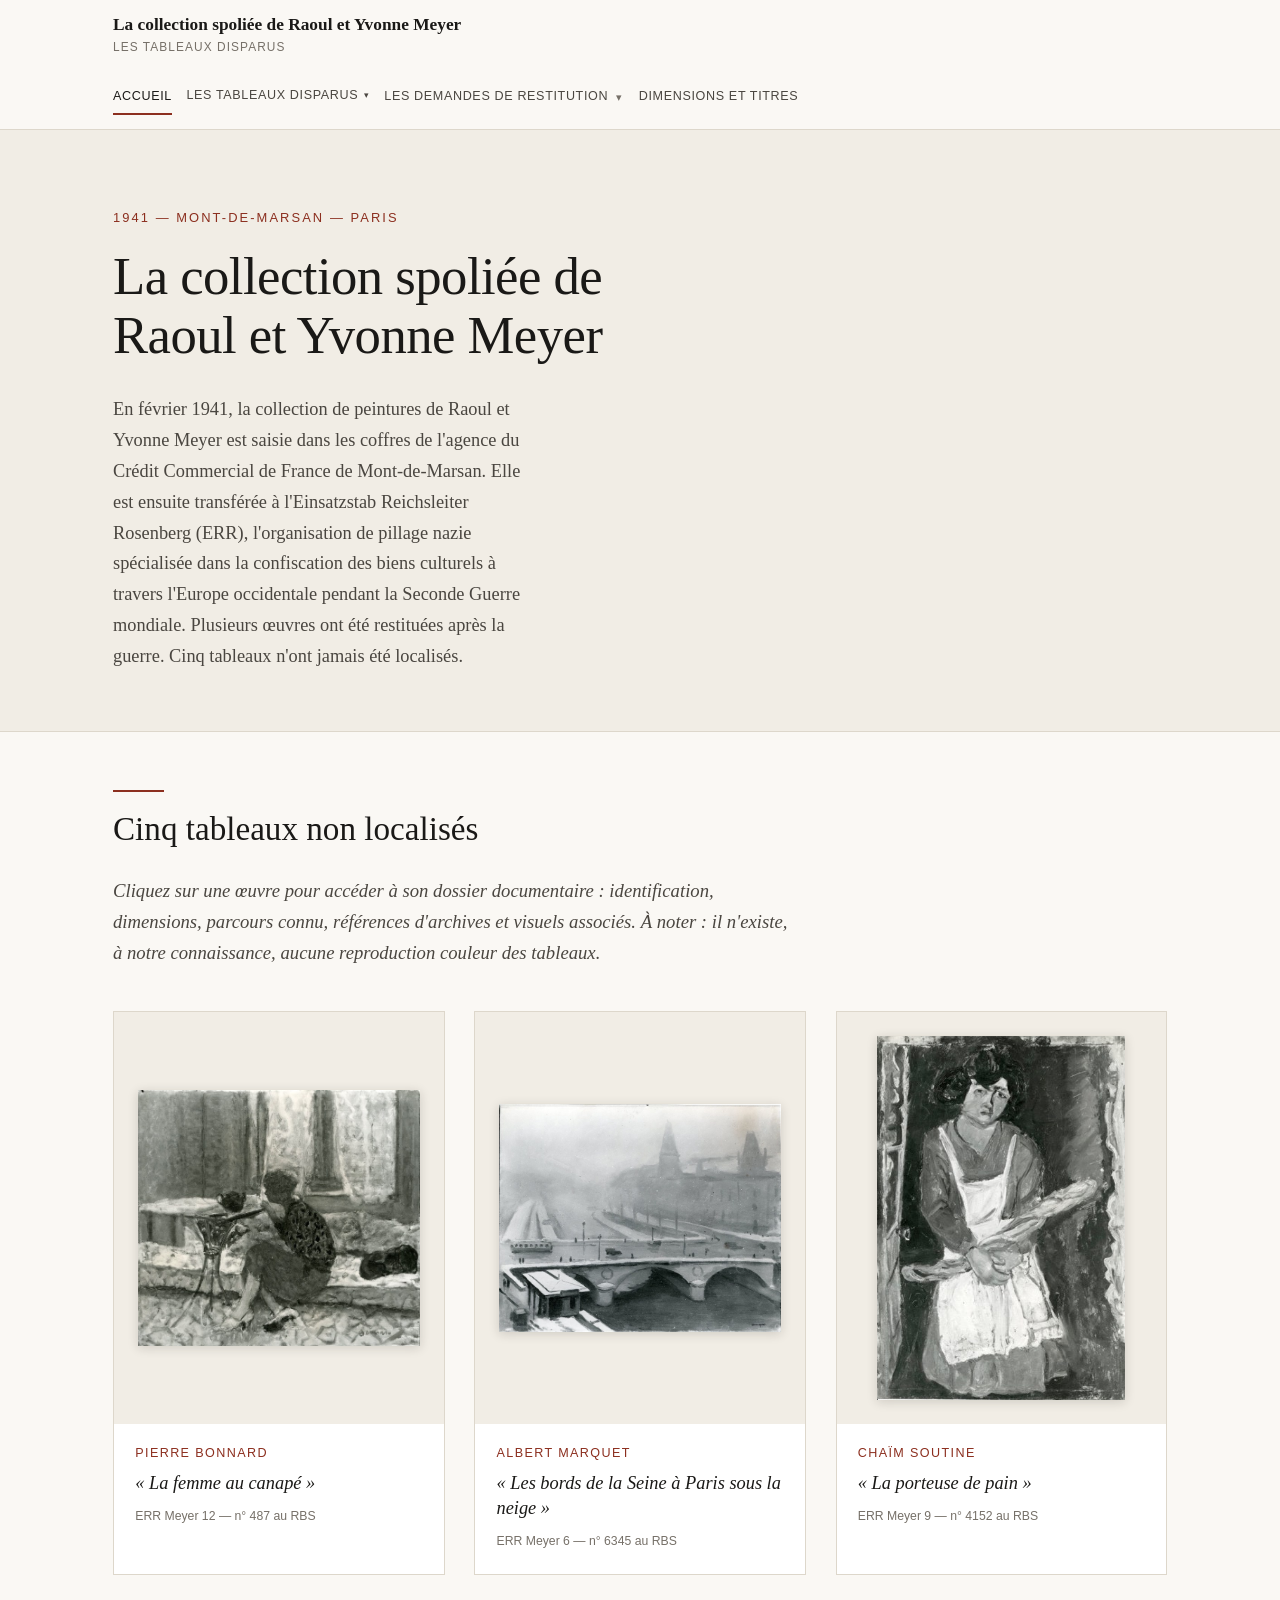
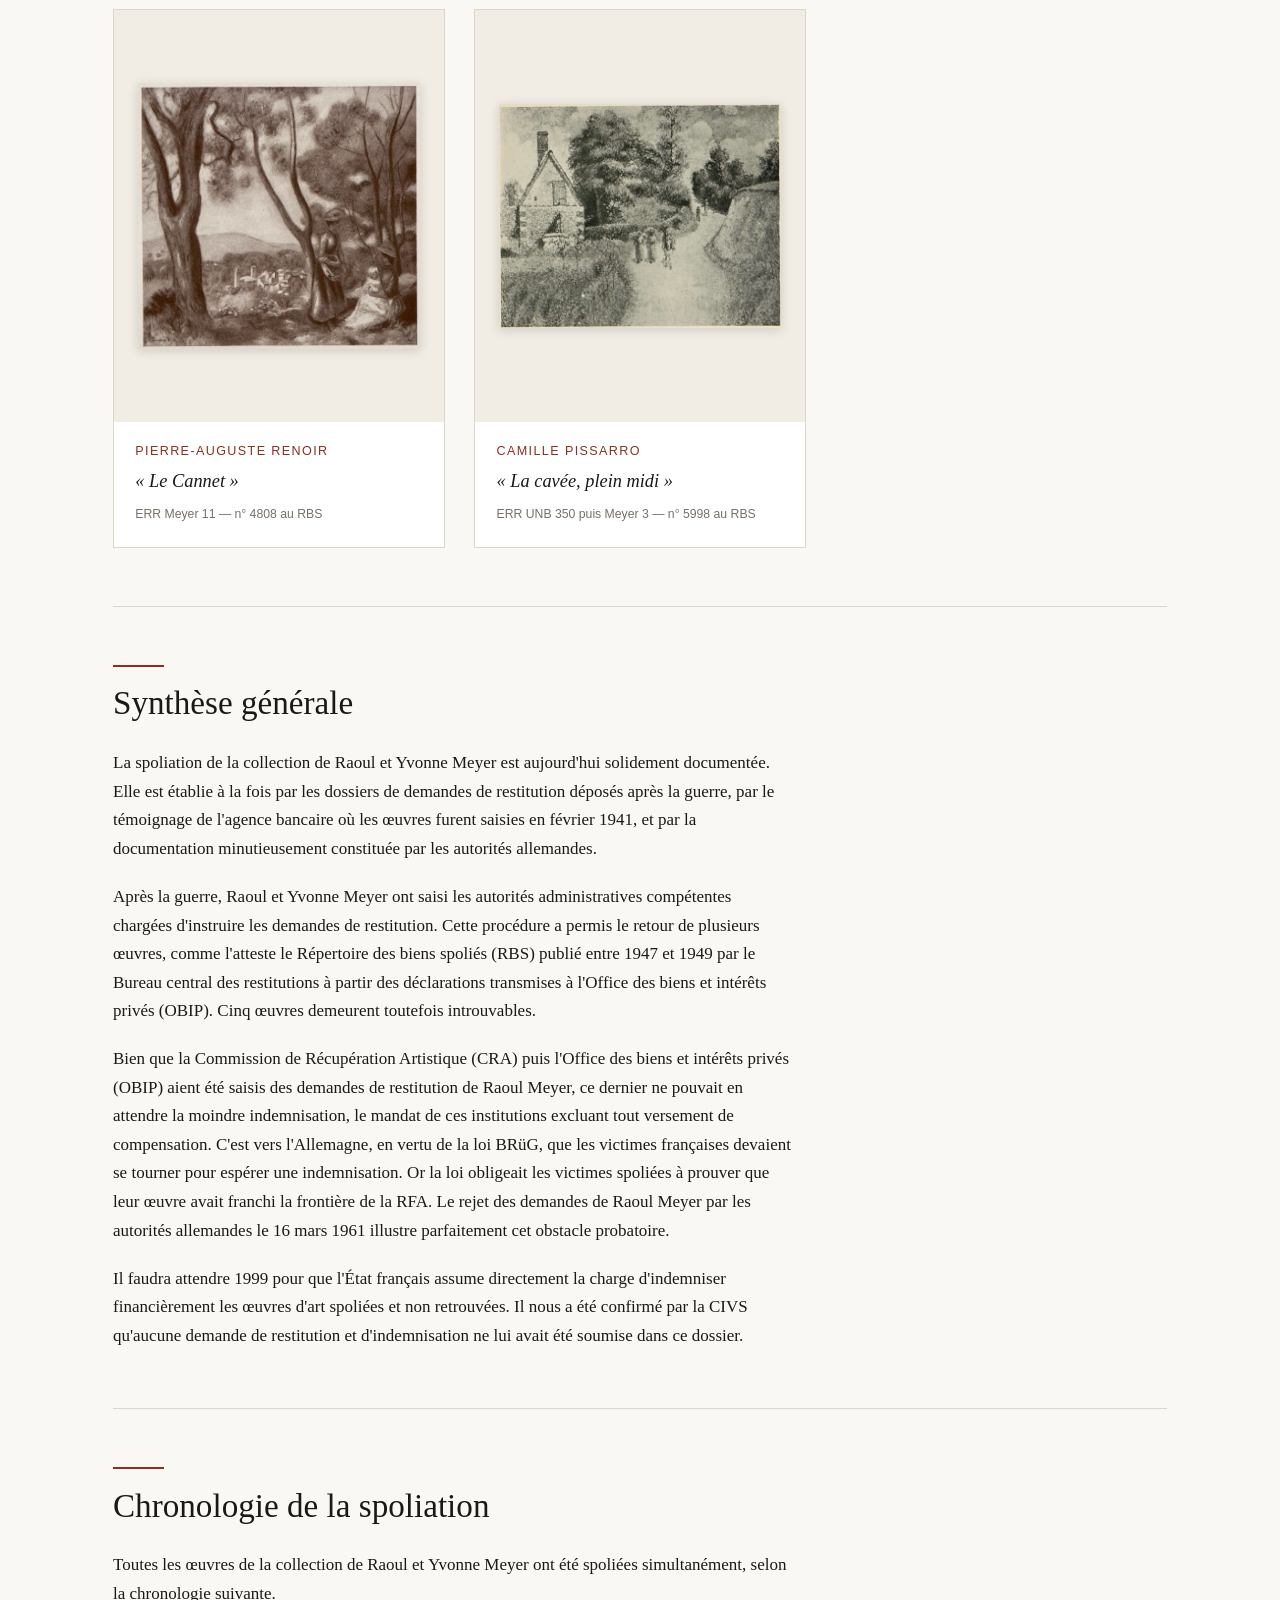
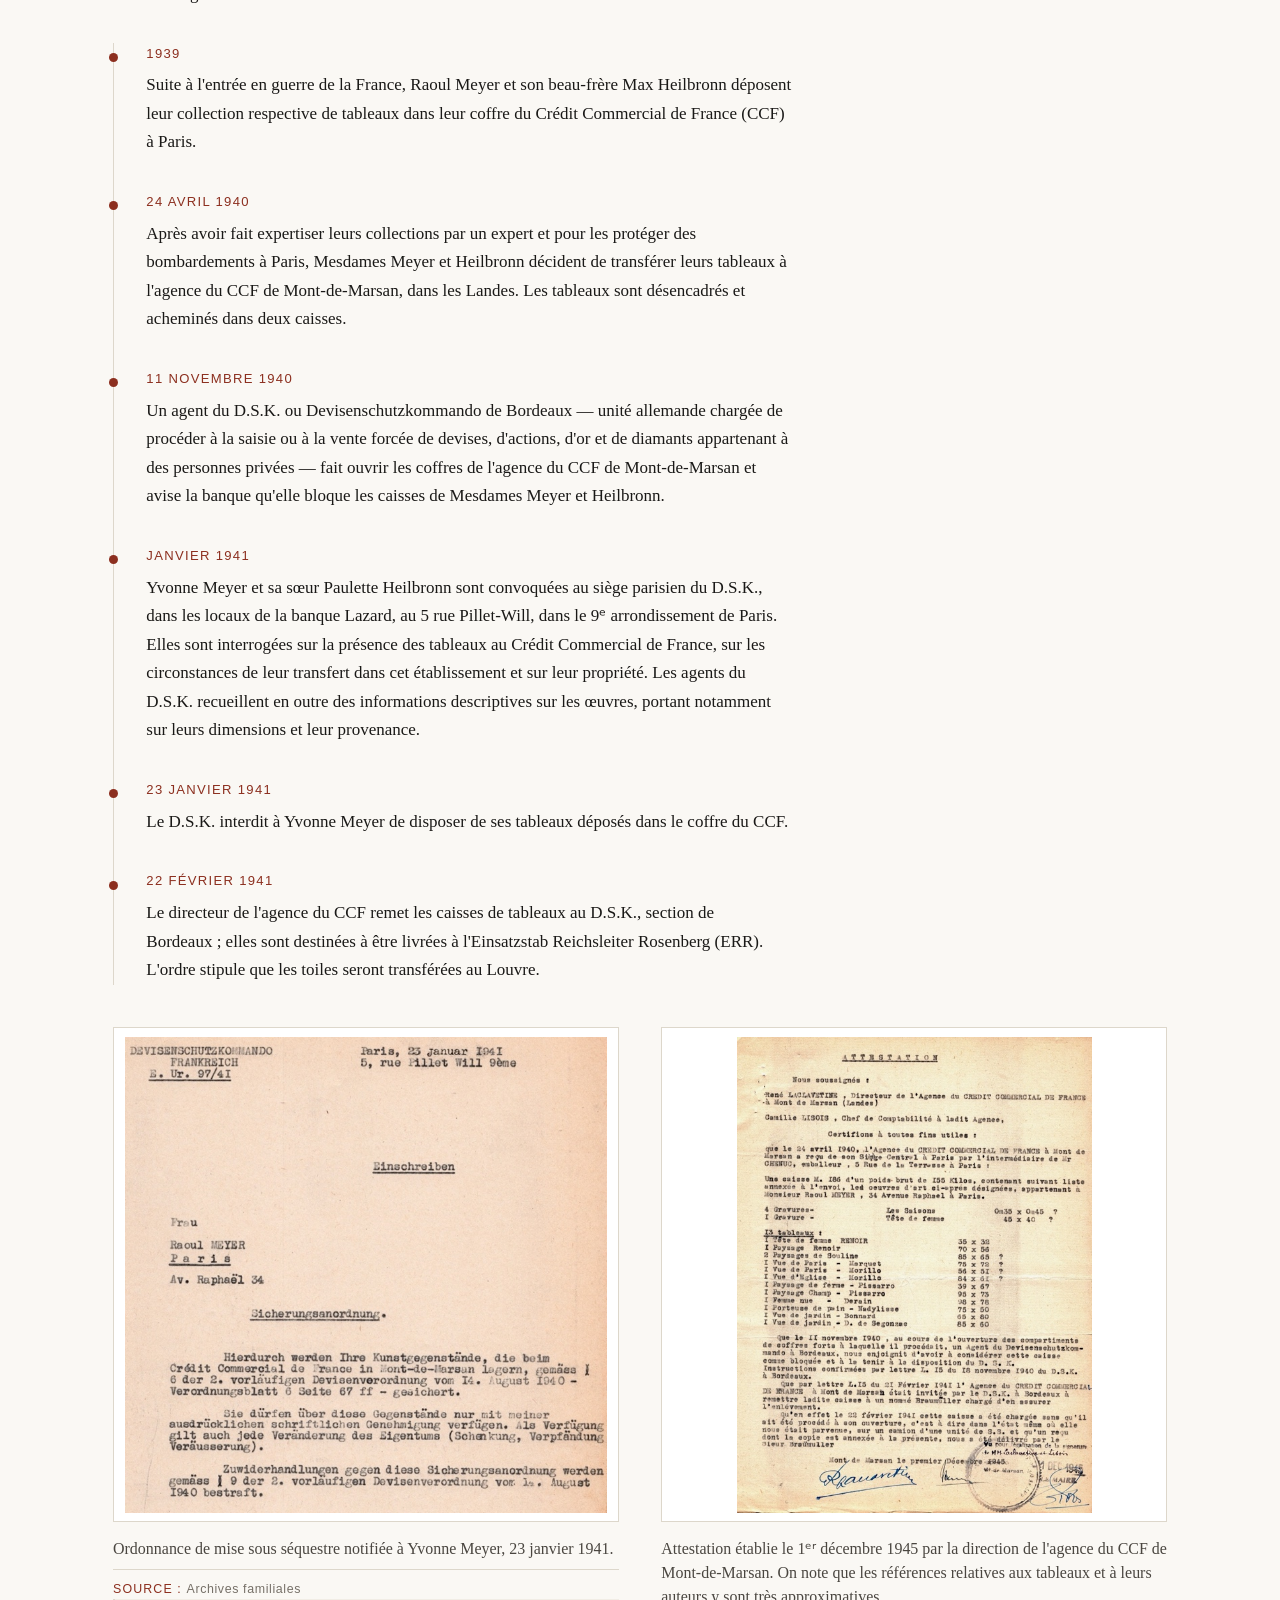
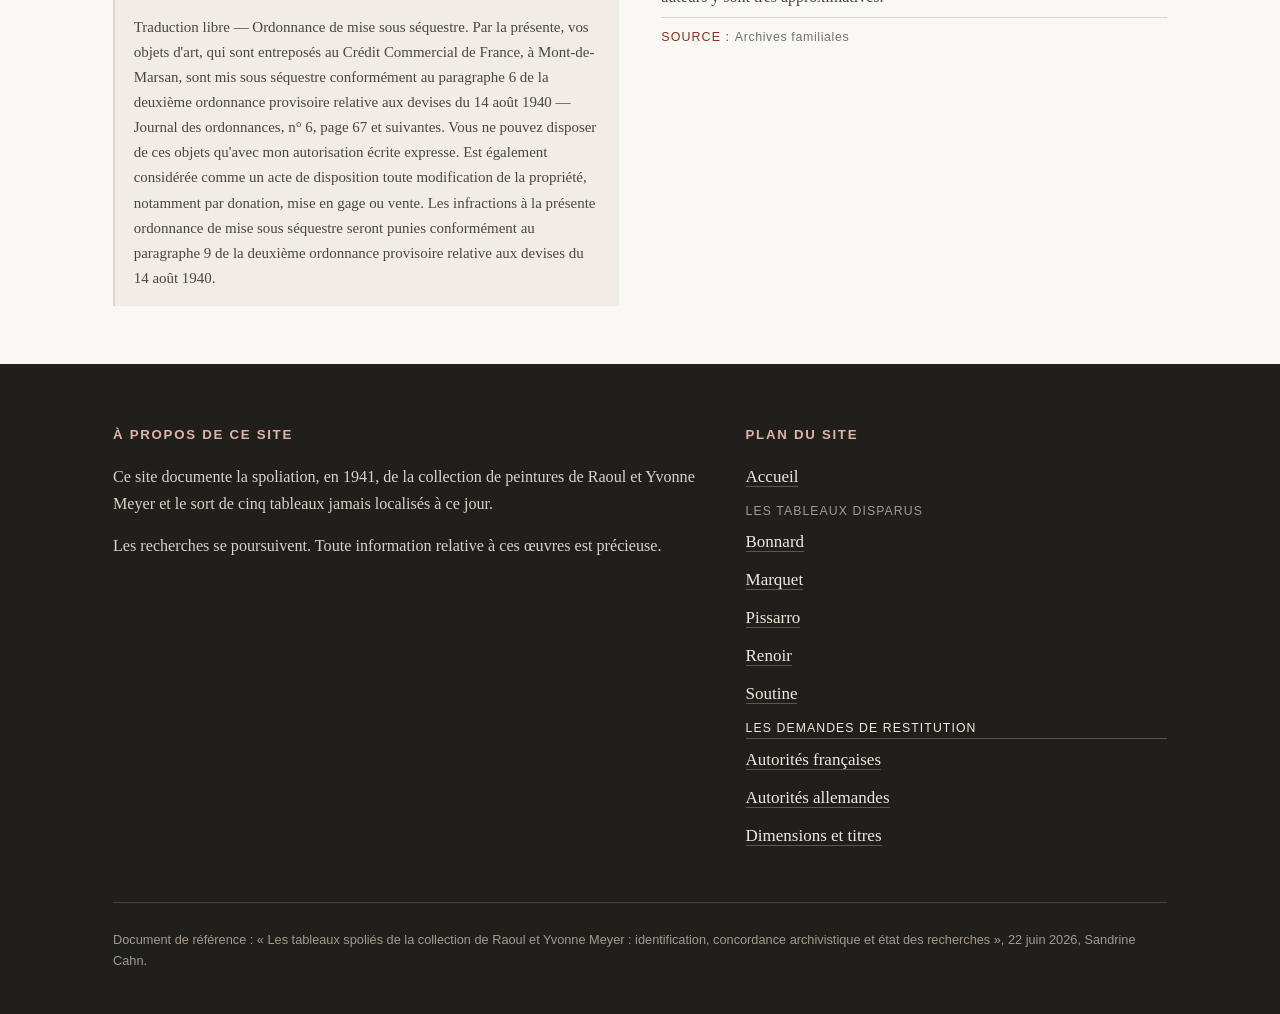
<file: index.html>
<!DOCTYPE html>
<!--
  ============================================================================
   PAGE DE MISE EN PAGE — NE CONTIENT AUCUN TEXTE DU SITE.
   Le texte et les images de cette page se trouvent dans le fichier :
       contenu/accueil.json
   Modifiez ce fichier de contenu, jamais celui-ci.
  ============================================================================
-->
<html lang="fr">
<head>
  <meta charset="utf-8">
  <meta name="viewport" content="width=device-width, initial-scale=1">
  <title>La collection spoliée de Raoul et Yvonne Meyer</title>
  <meta name="description" content="La spoliation en 1941 de la collection de peintures de Raoul et Yvonne Meyer et le sort de cinq tableaux jamais localisés : Bonnard, Marquet, Modigliani/Soutine, Renoir, Pissarro.">
  <meta name="color-scheme" content="light">
  <link rel="stylesheet" href="assets/css/style.css">
</head>
<body data-page="accueil" data-lien="index.html" data-racine="">

  <a class="lien-evitement" href="#contenu-principal">Aller au contenu principal</a>

  <!-- L'en-tête et le menu sont fabriqués à partir de contenu/site.json -->
  <header class="entete" id="entete"></header>

  <!-- Le contenu est fabriqué à partir de contenu/accueil.json -->
  <main id="contenu-principal">
    <noscript>
      <div class="message-aide">
        <h2>JavaScript est désactivé dans votre navigateur</h2>
        <p>Ce site a besoin de JavaScript pour afficher ses textes et ses images.
           Veuillez l'activer dans les réglages de votre navigateur, puis recharger la page.</p>
      </div>
    </noscript>
  </main>

  <!-- Le pied de page est fabriqué à partir de contenu/site.json -->
  <footer class="pied" id="pied"></footer>

  <script src="assets/js/site.js"></script>
</body>
</html>
</file>
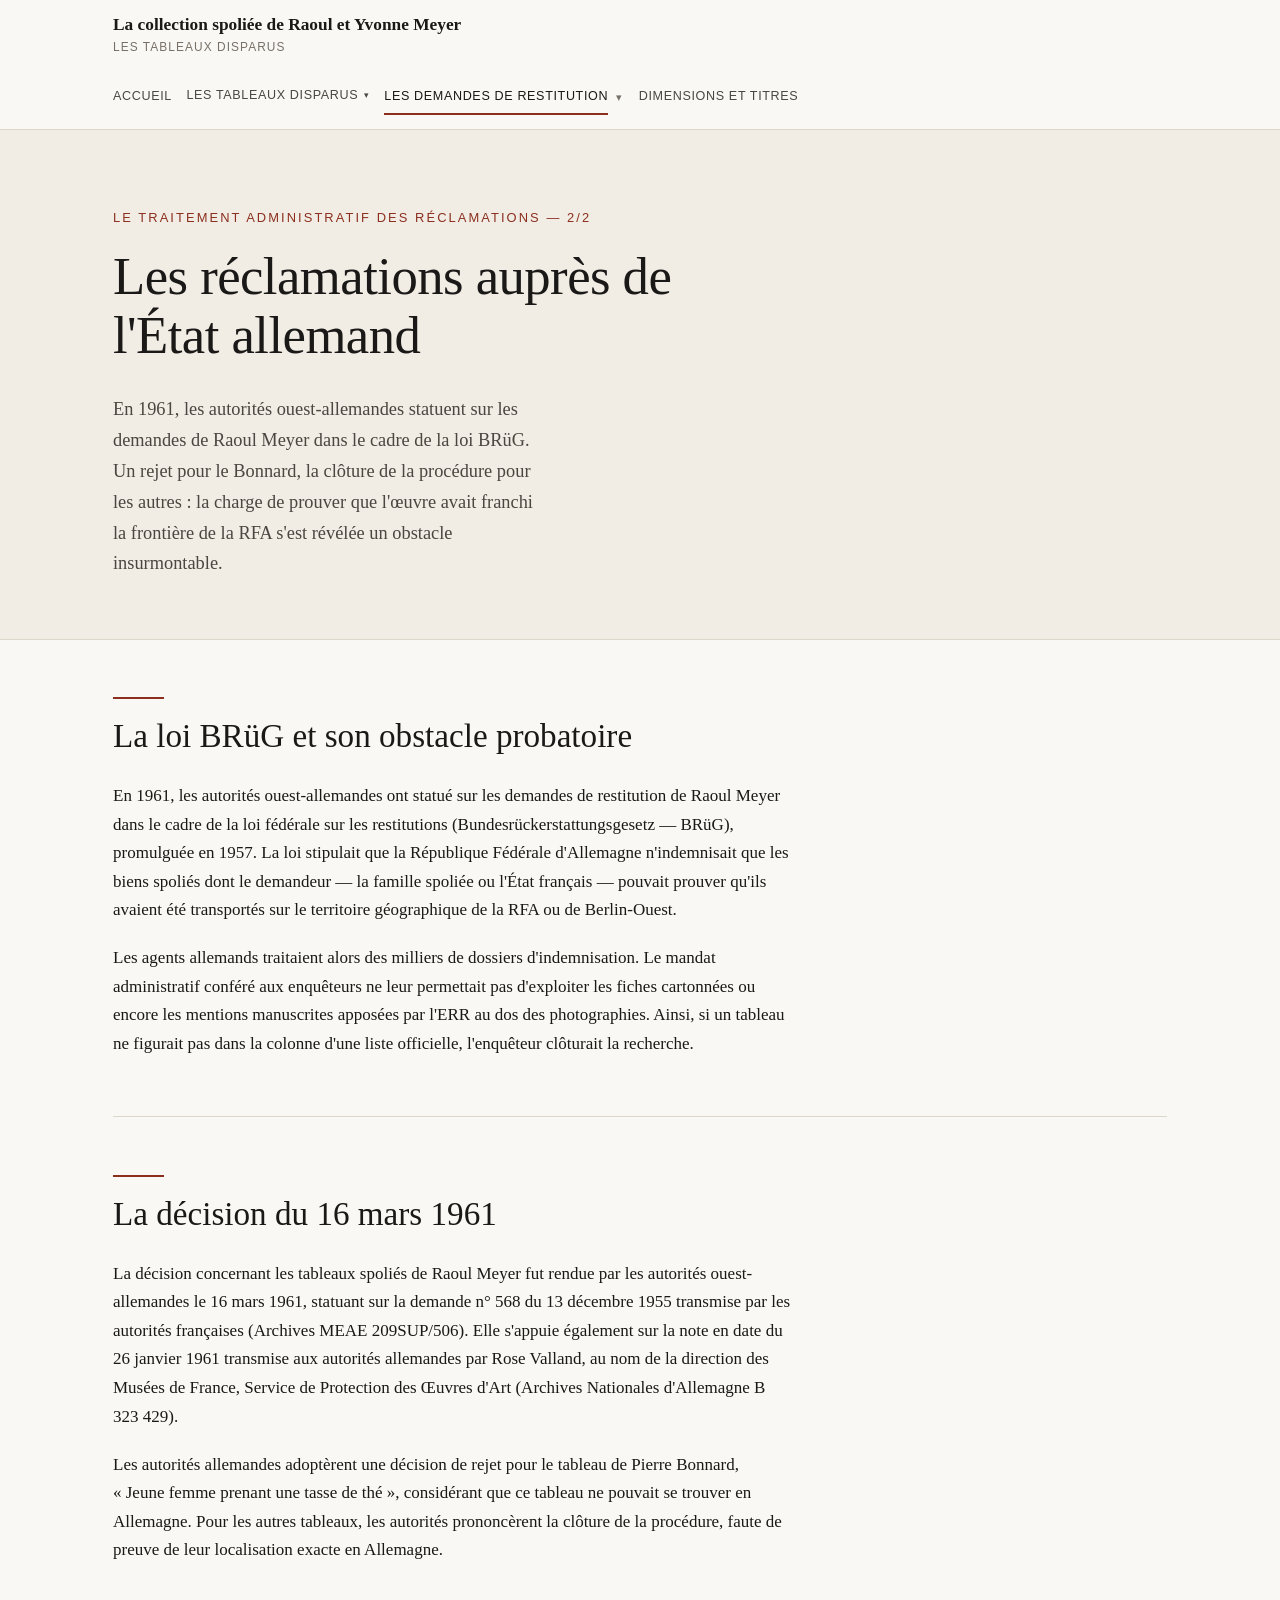
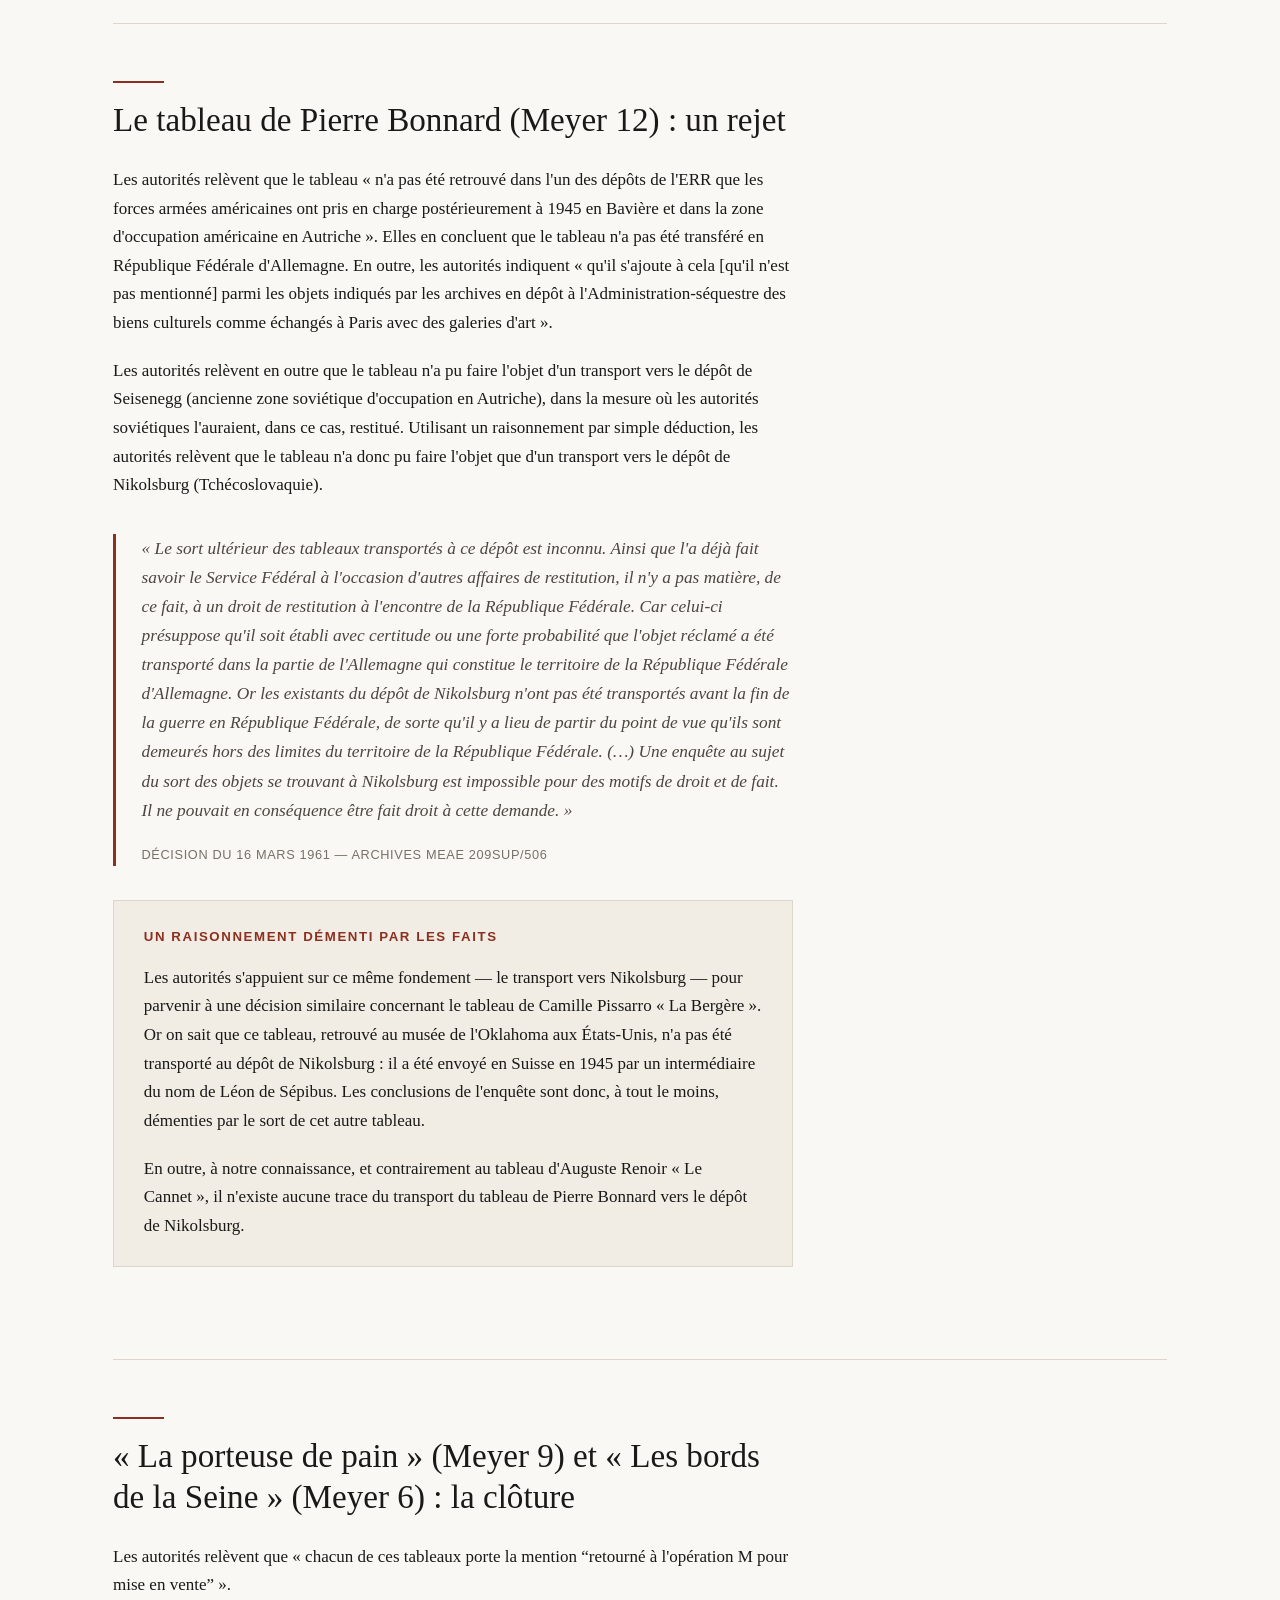
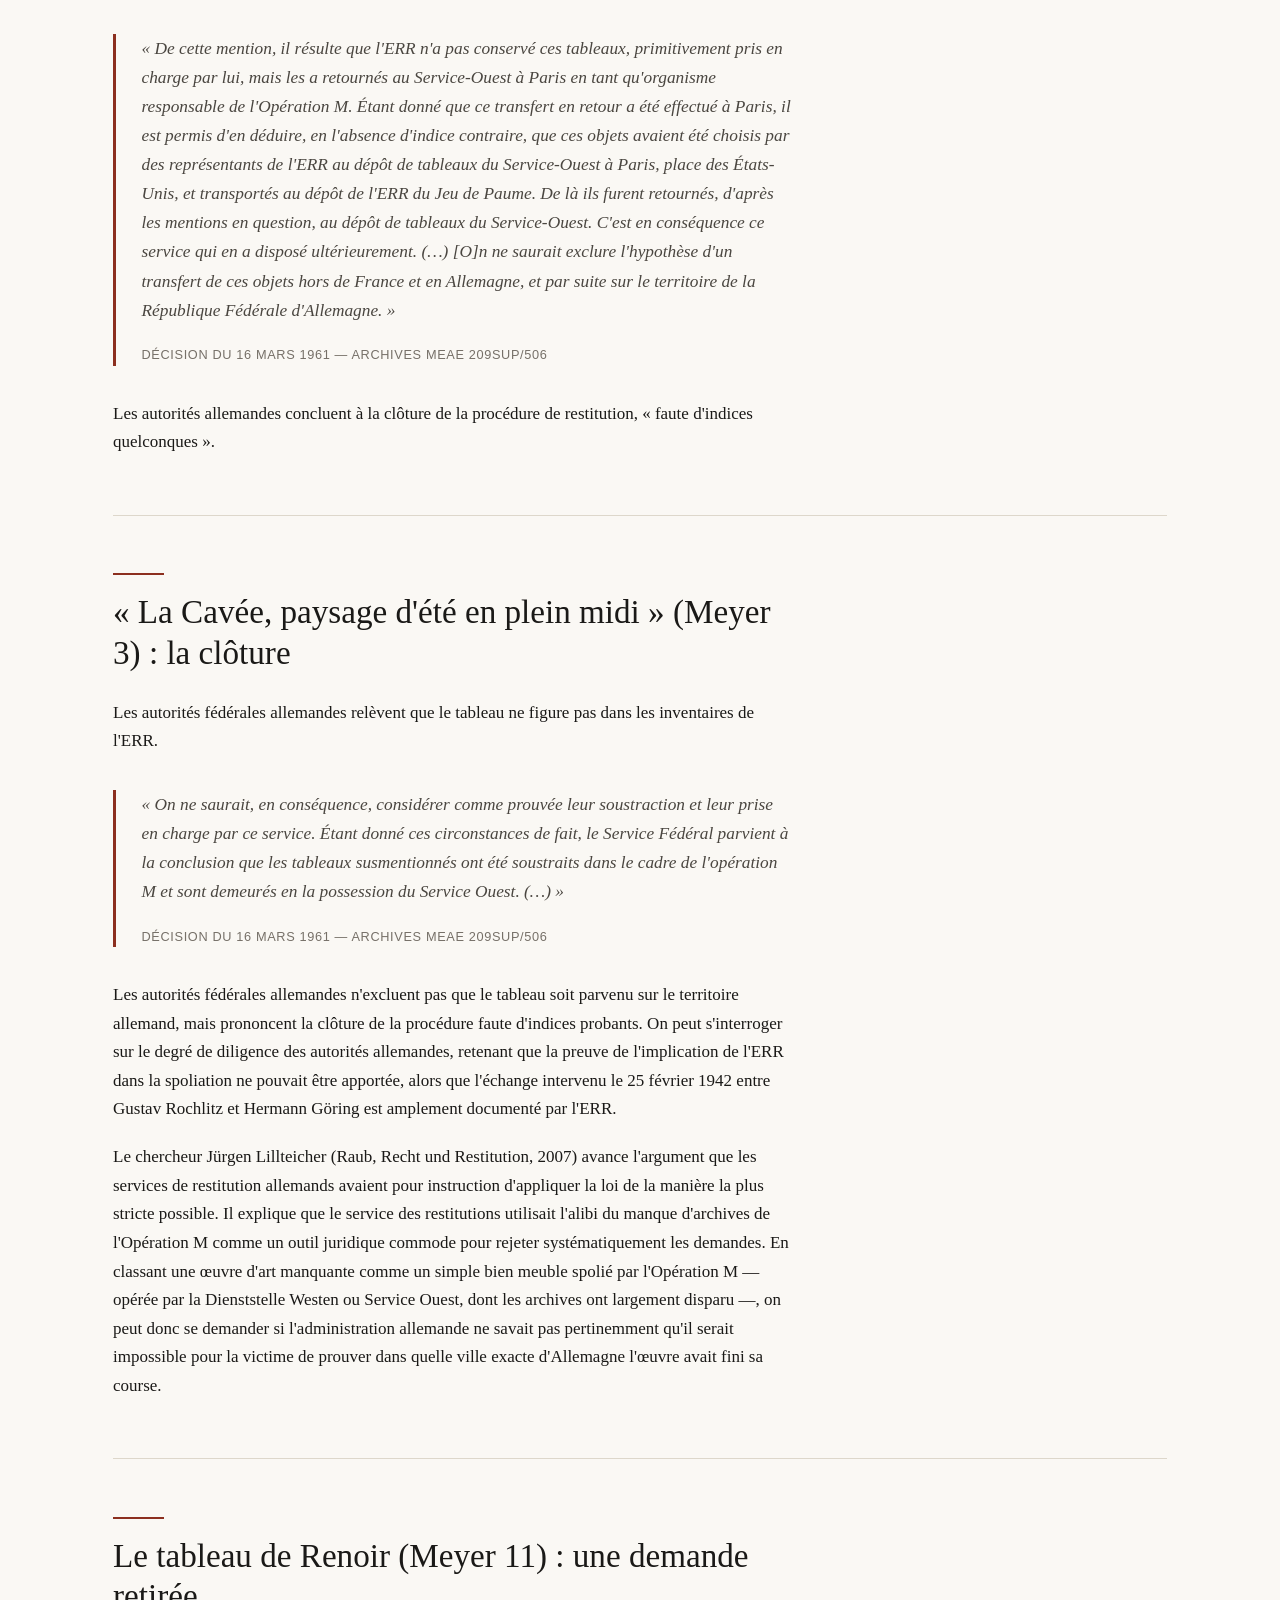
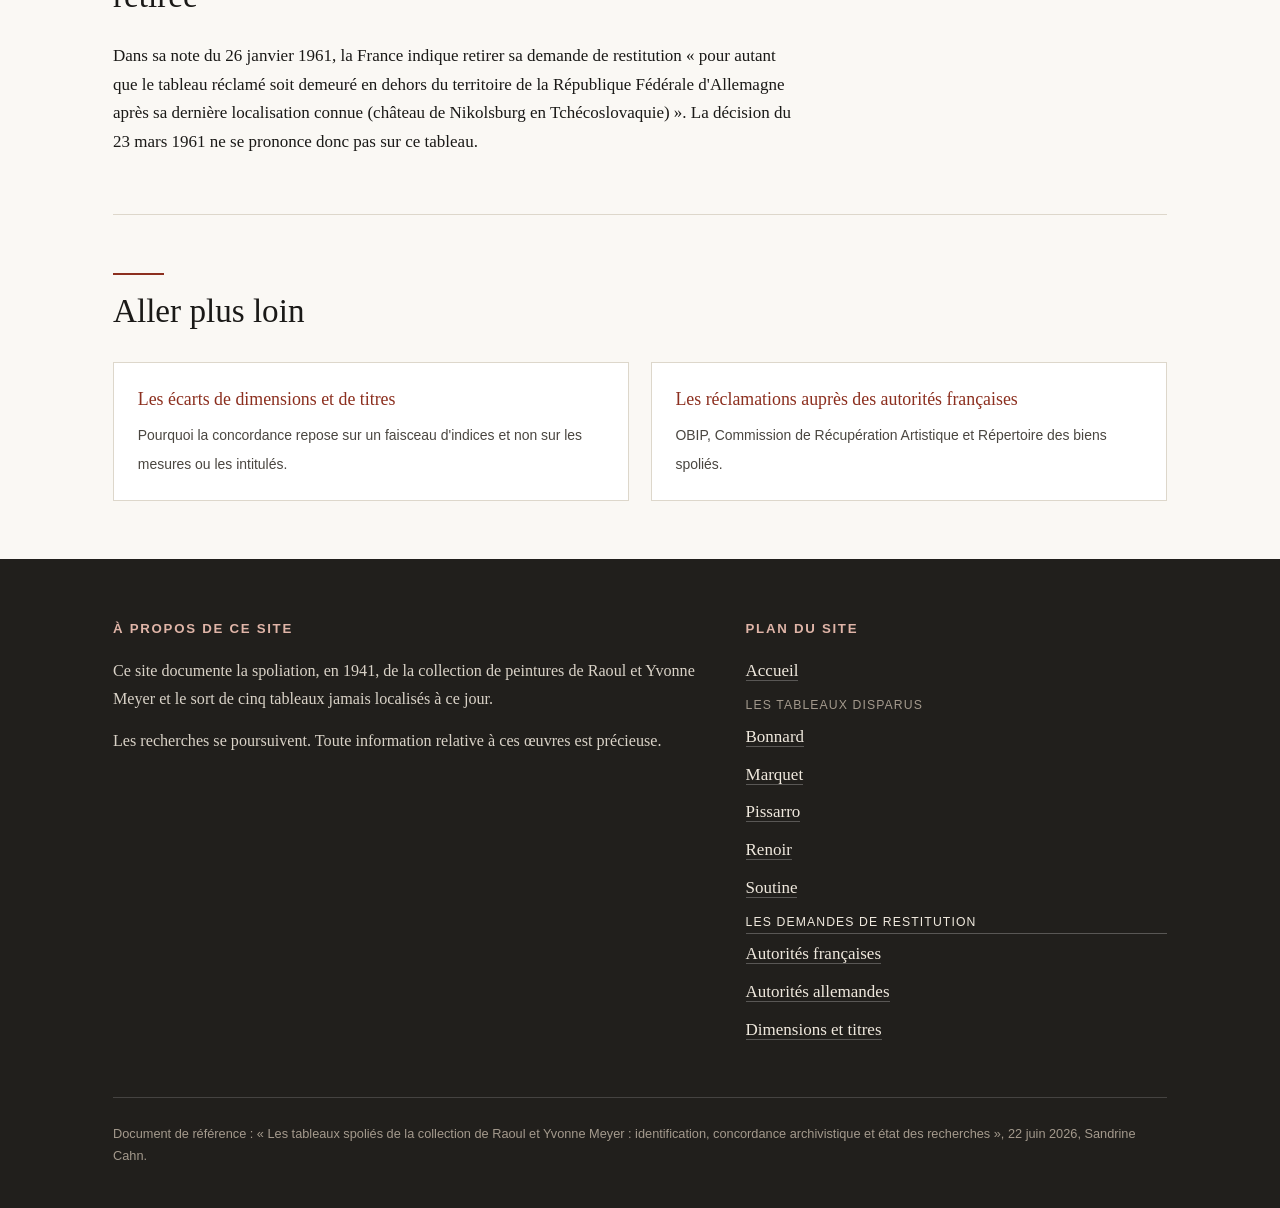
<file: demarches/autorites-allemandes.html>
<!DOCTYPE html>
<!--
  ============================================================================
   PAGE DE MISE EN PAGE — NE CONTIENT AUCUN TEXTE DU SITE.
   Le texte et les images de cette page se trouvent dans le fichier :
       contenu/demarches-allemandes.json
   Modifiez ce fichier de contenu, jamais celui-ci.
  ============================================================================
-->
<html lang="fr">
<head>
  <meta charset="utf-8">
  <meta name="viewport" content="width=device-width, initial-scale=1">
  <title>Les réclamations auprès de l'État allemand — La collection spoliée de Raoul et Yvonne Meyer</title>
  <meta name="description" content="La loi BRüG, la décision du 16 mars 1961 et son raisonnement, tableau par tableau.">
  <meta name="color-scheme" content="light">
  <link rel="stylesheet" href="../assets/css/style.css">
</head>
<body data-page="demarches-allemandes" data-lien="demarches/autorites-allemandes.html" data-racine="../">

  <a class="lien-evitement" href="#contenu-principal">Aller au contenu principal</a>

  <!-- L'en-tête et le menu sont fabriqués à partir de contenu/site.json -->
  <header class="entete" id="entete"></header>

  <!-- Le contenu est fabriqué à partir de contenu/demarches-allemandes.json -->
  <main id="contenu-principal">
    <noscript>
      <div class="message-aide">
        <h2>JavaScript est désactivé dans votre navigateur</h2>
        <p>Ce site a besoin de JavaScript pour afficher ses textes et ses images.
           Veuillez l'activer dans les réglages de votre navigateur, puis recharger la page.</p>
      </div>
    </noscript>
  </main>

  <!-- Le pied de page est fabriqué à partir de contenu/site.json -->
  <footer class="pied" id="pied"></footer>

  <script src="../assets/js/site.js"></script>
</body>
</html>
</file>
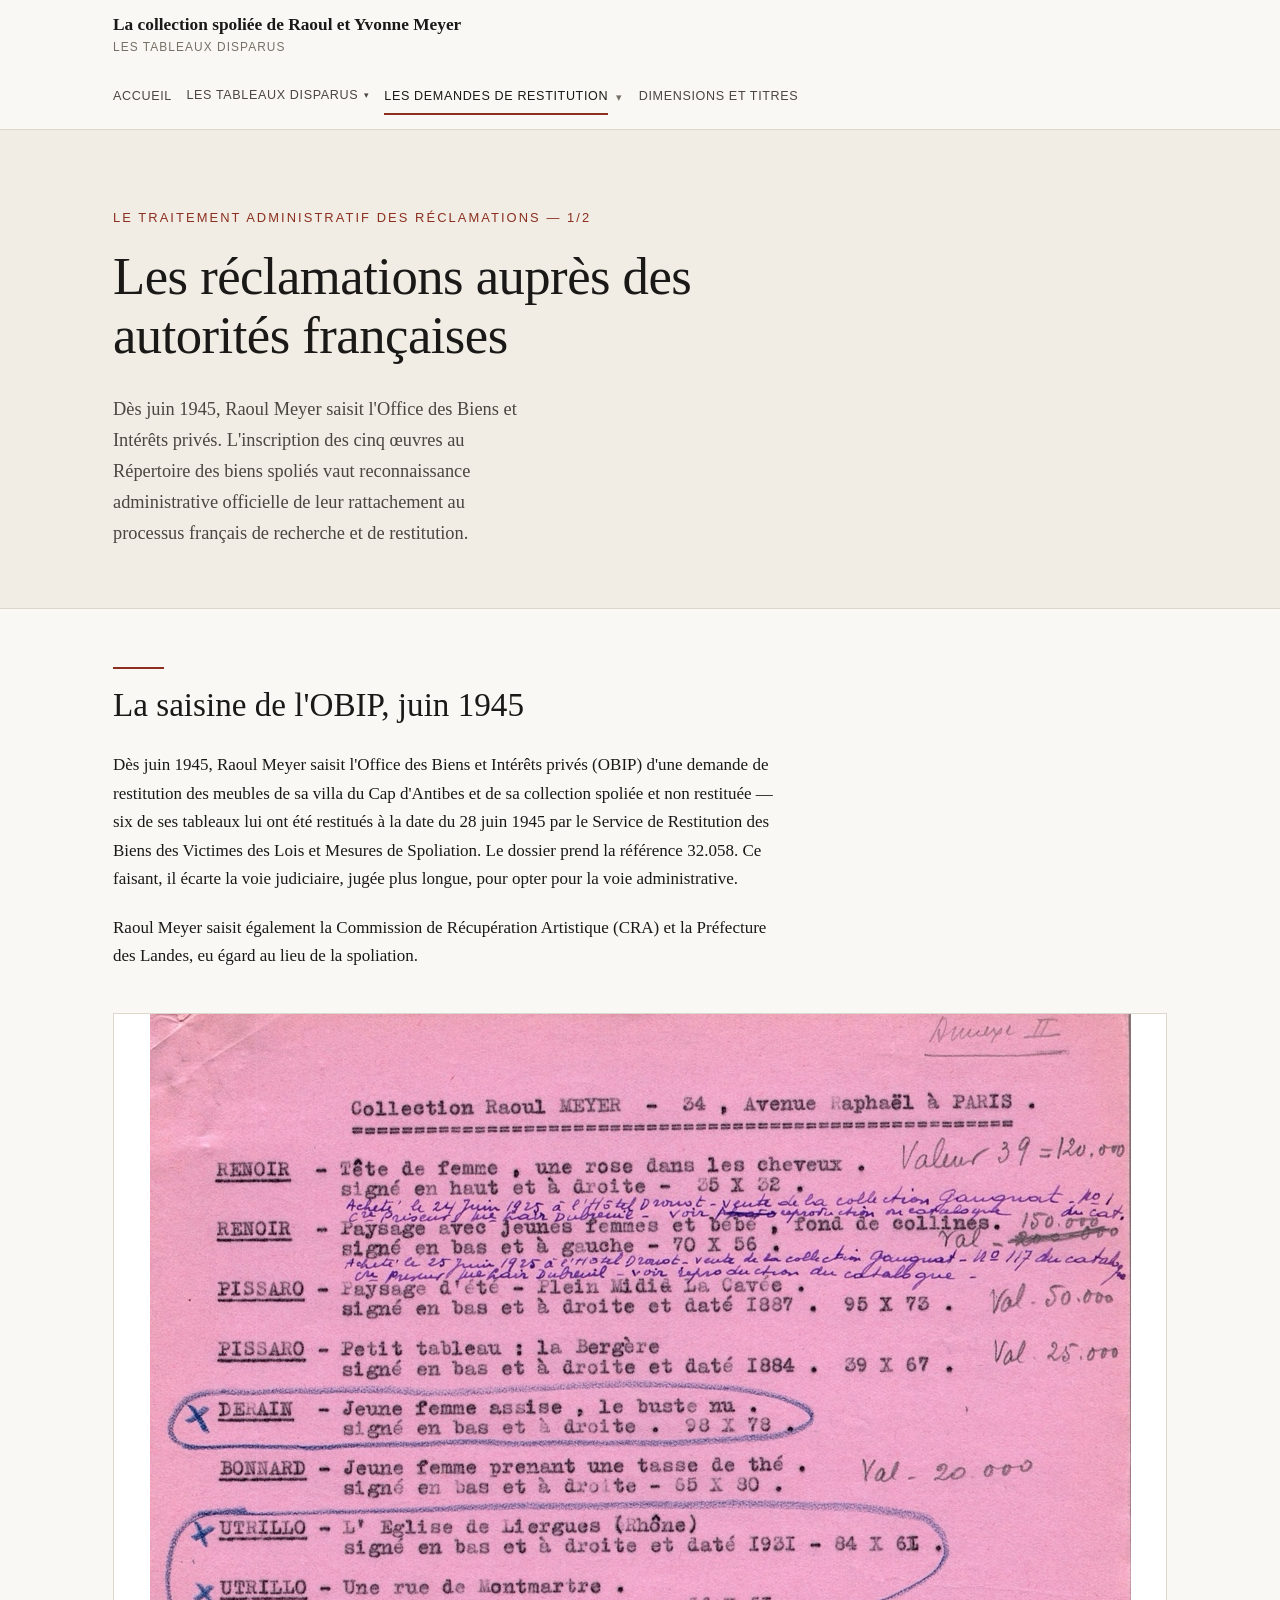
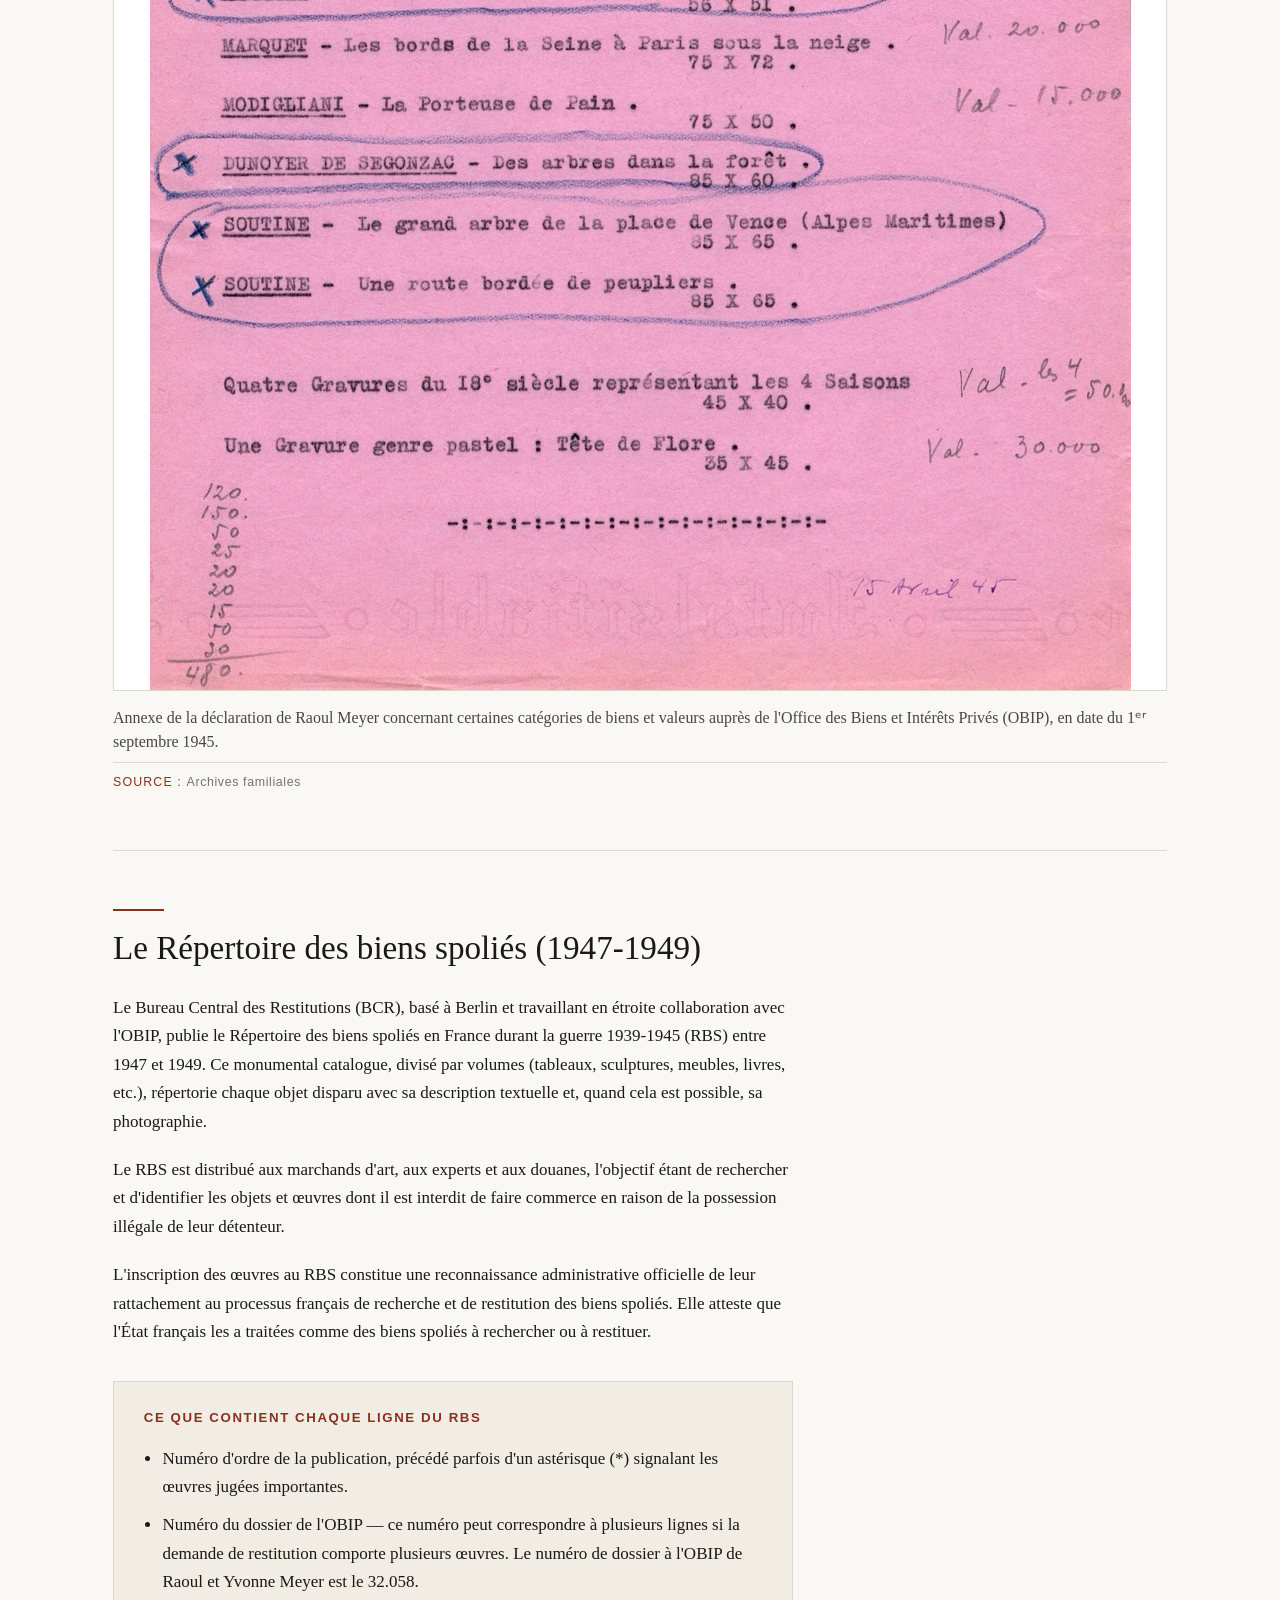
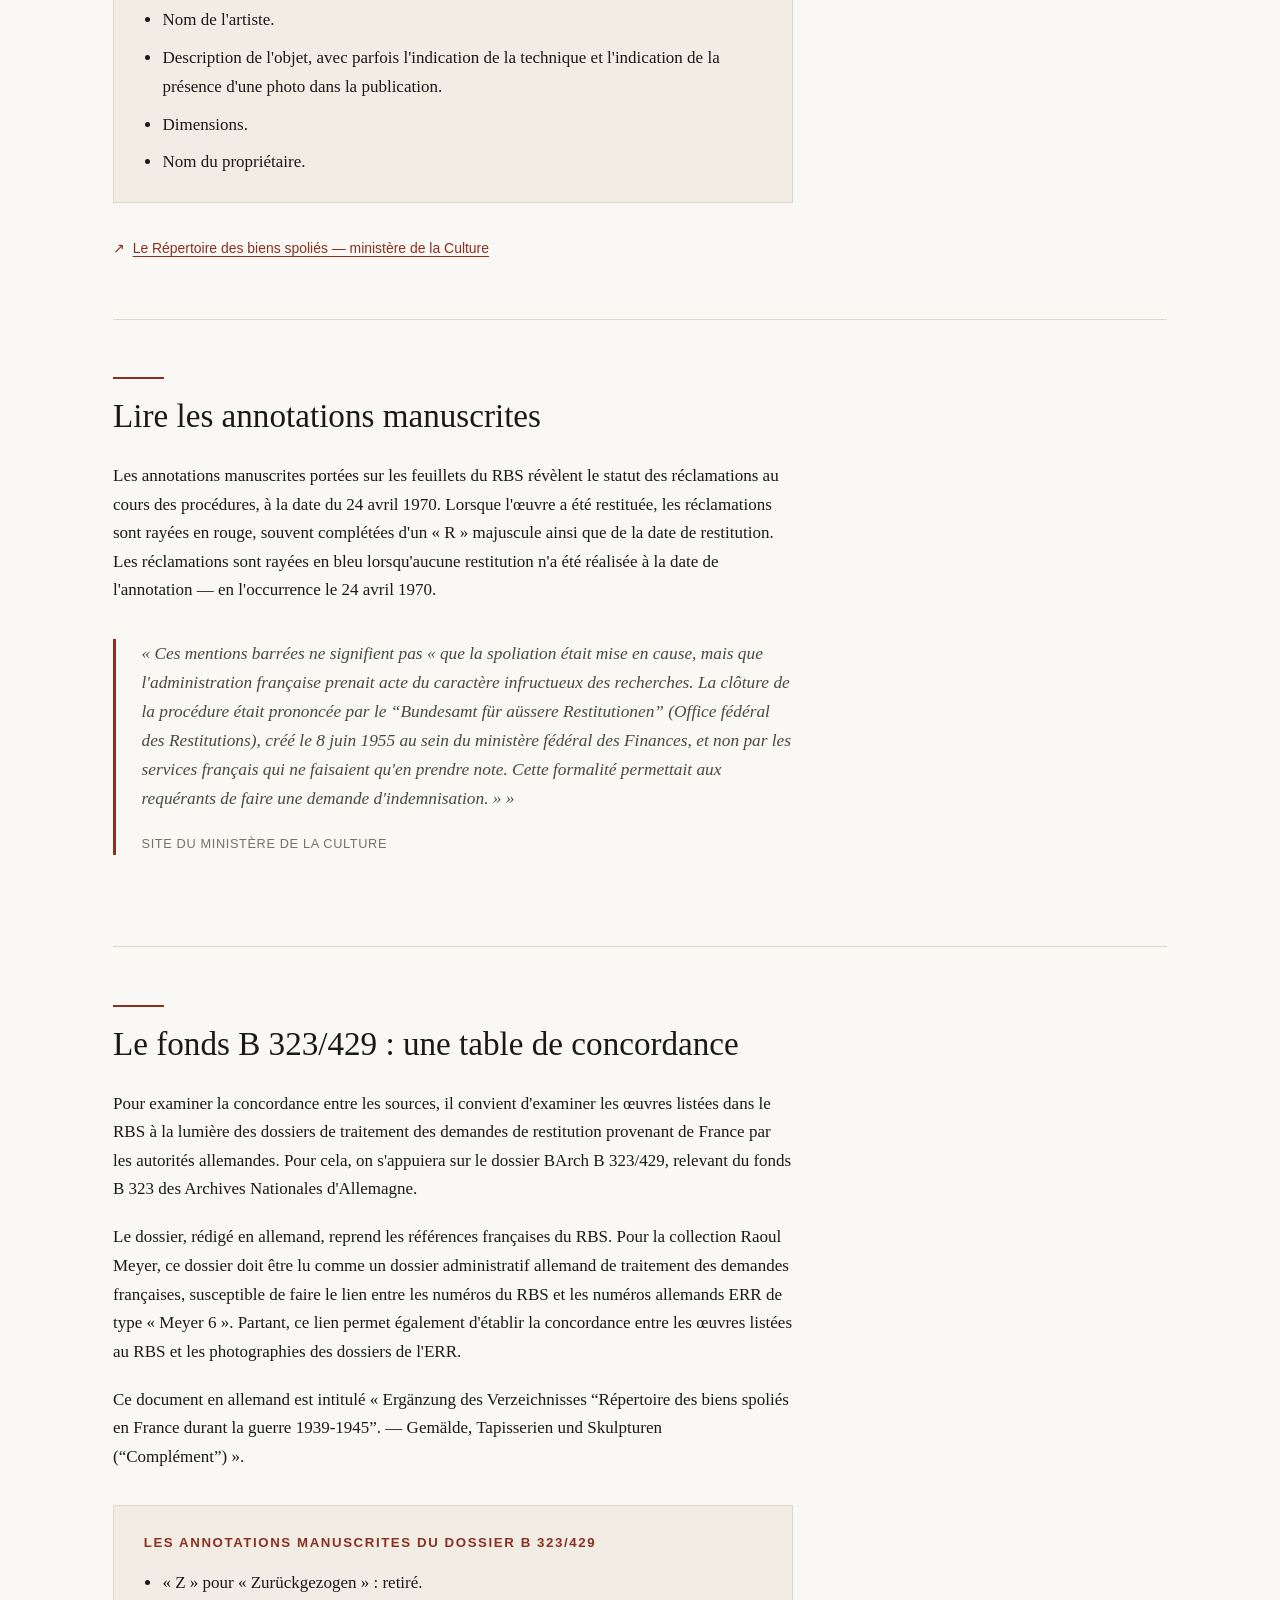
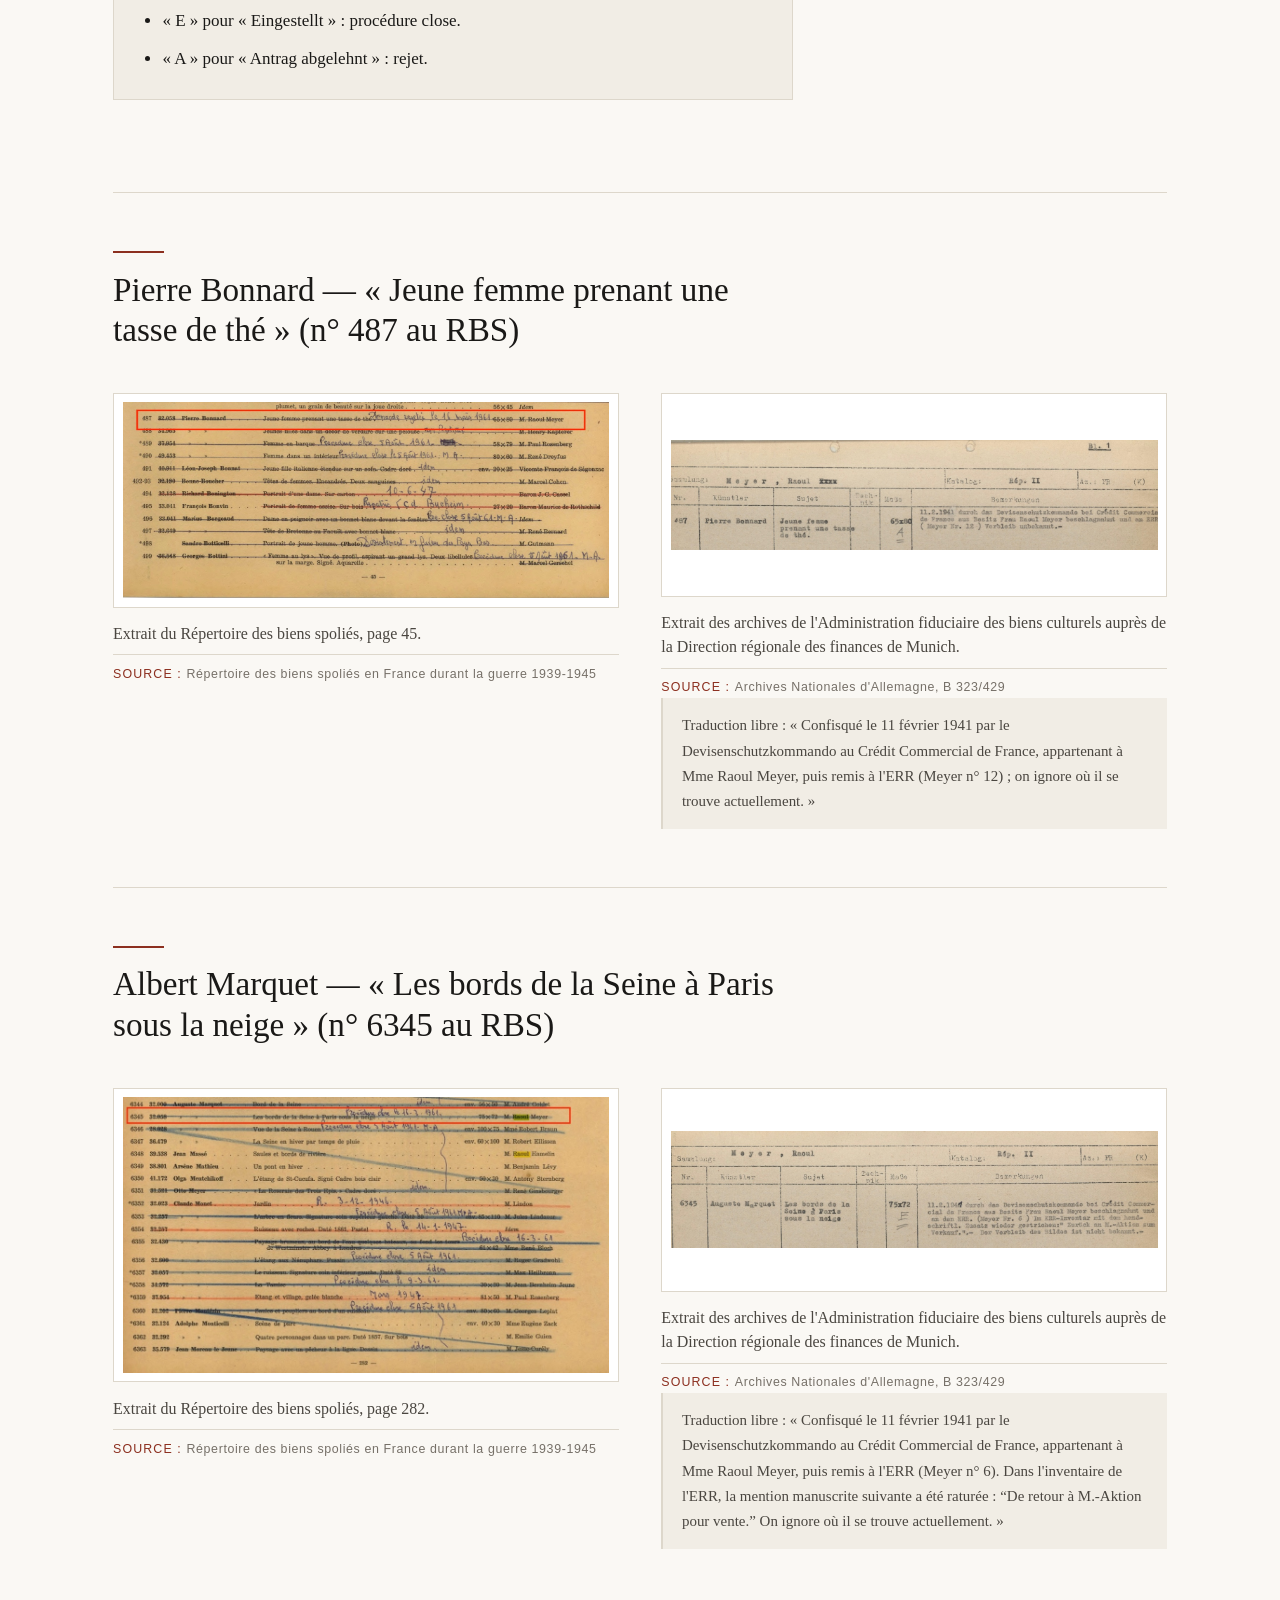
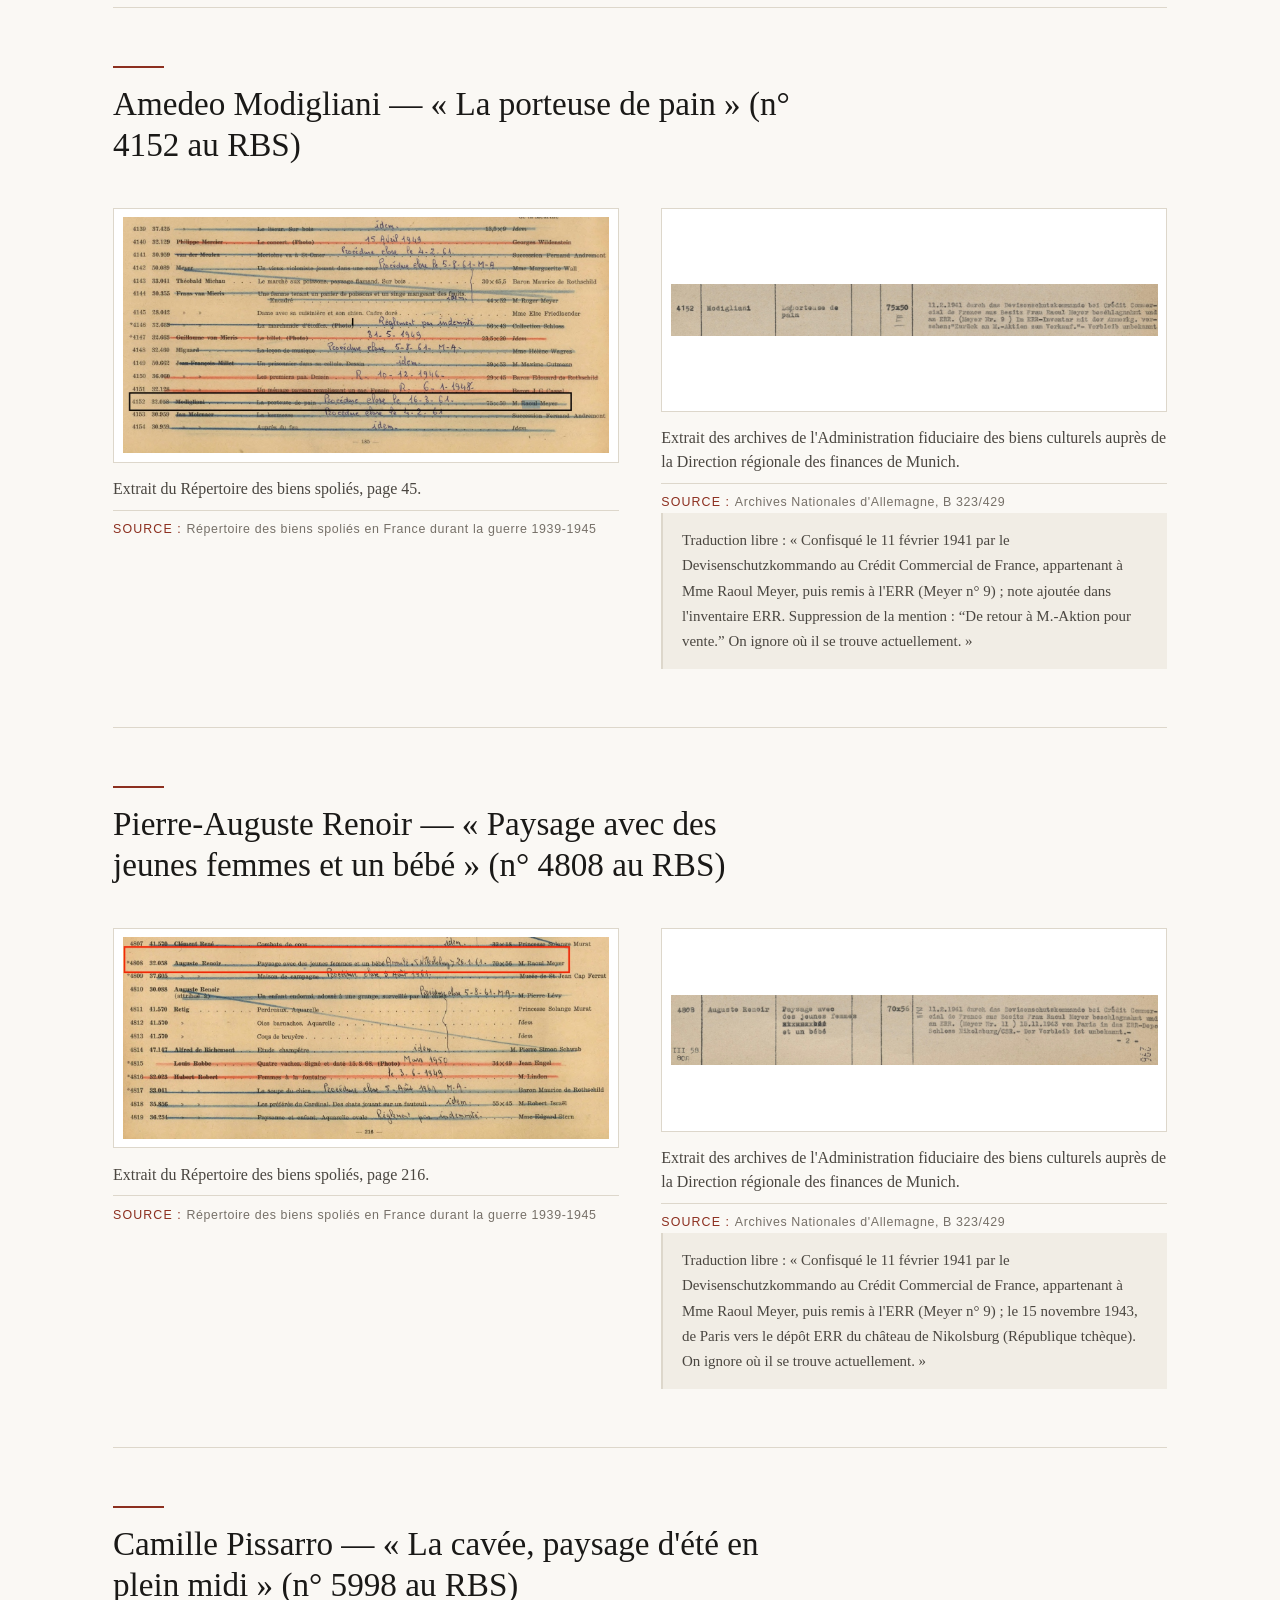
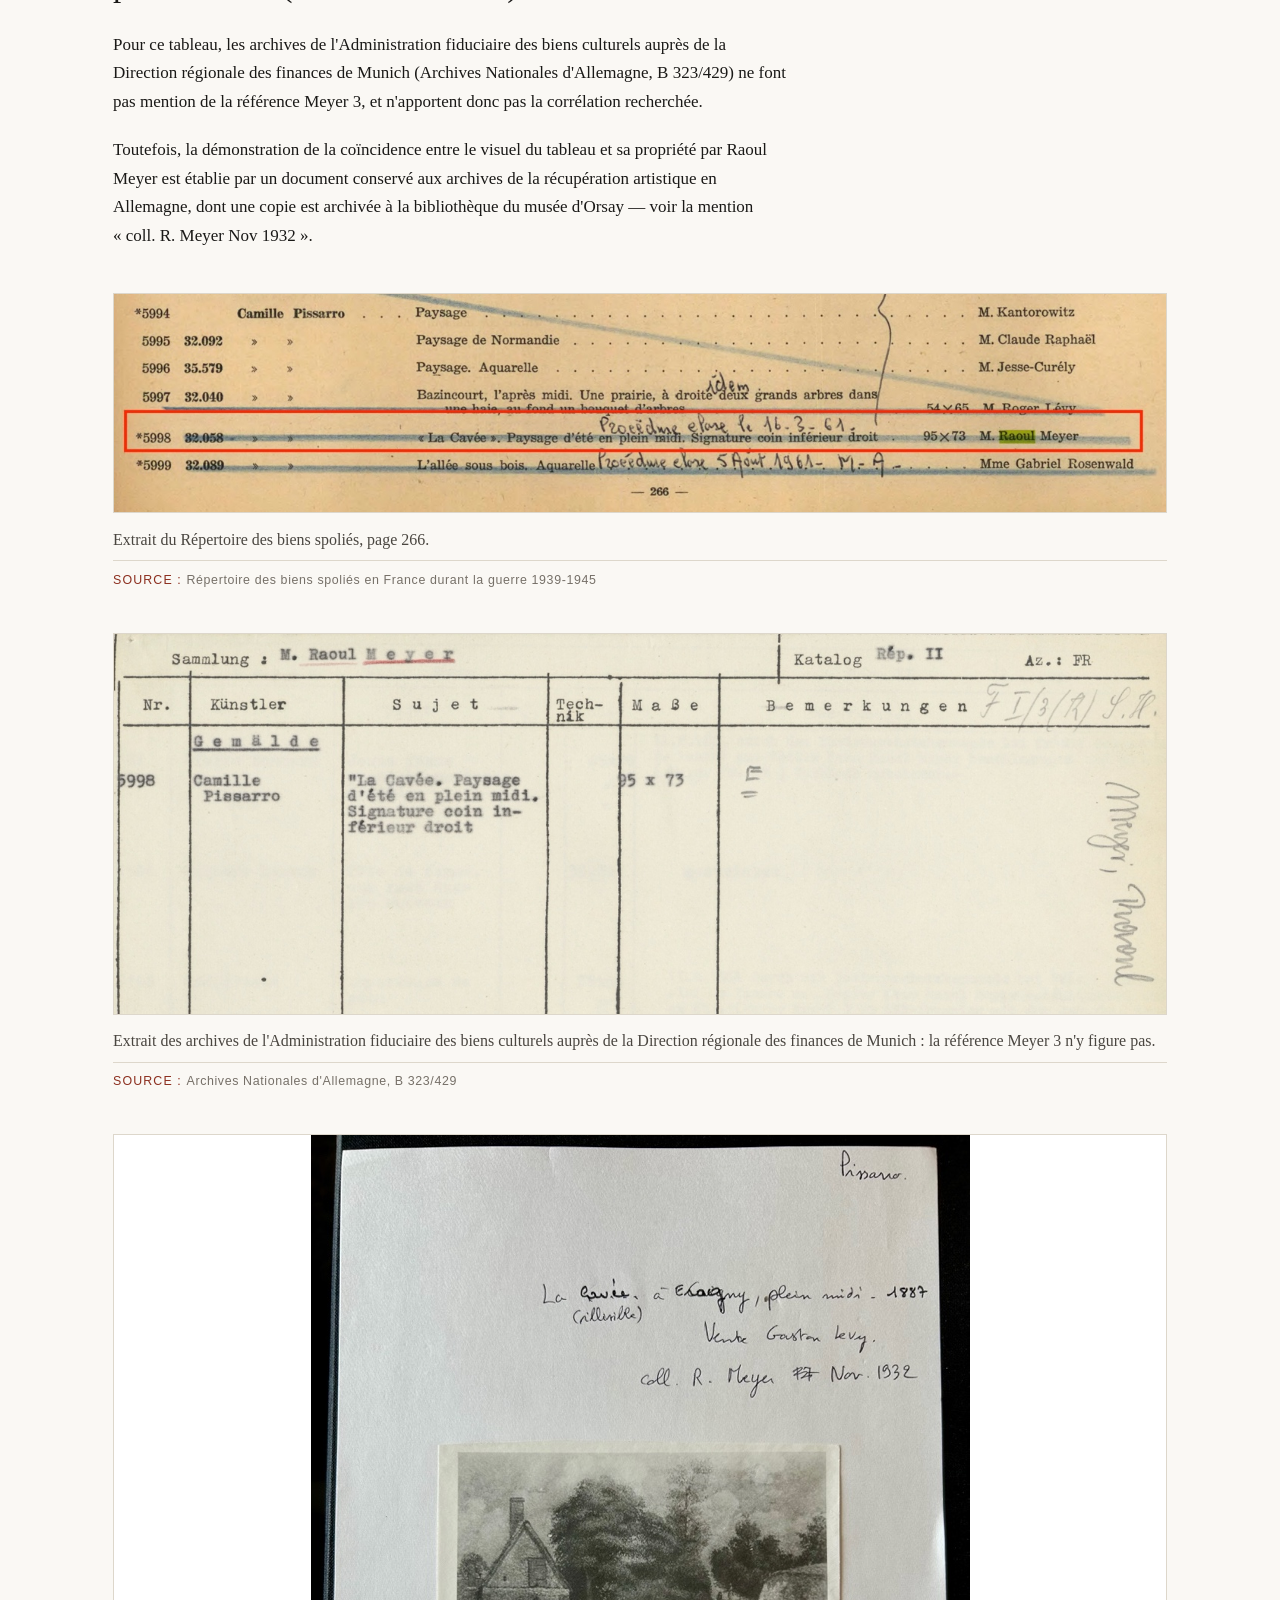
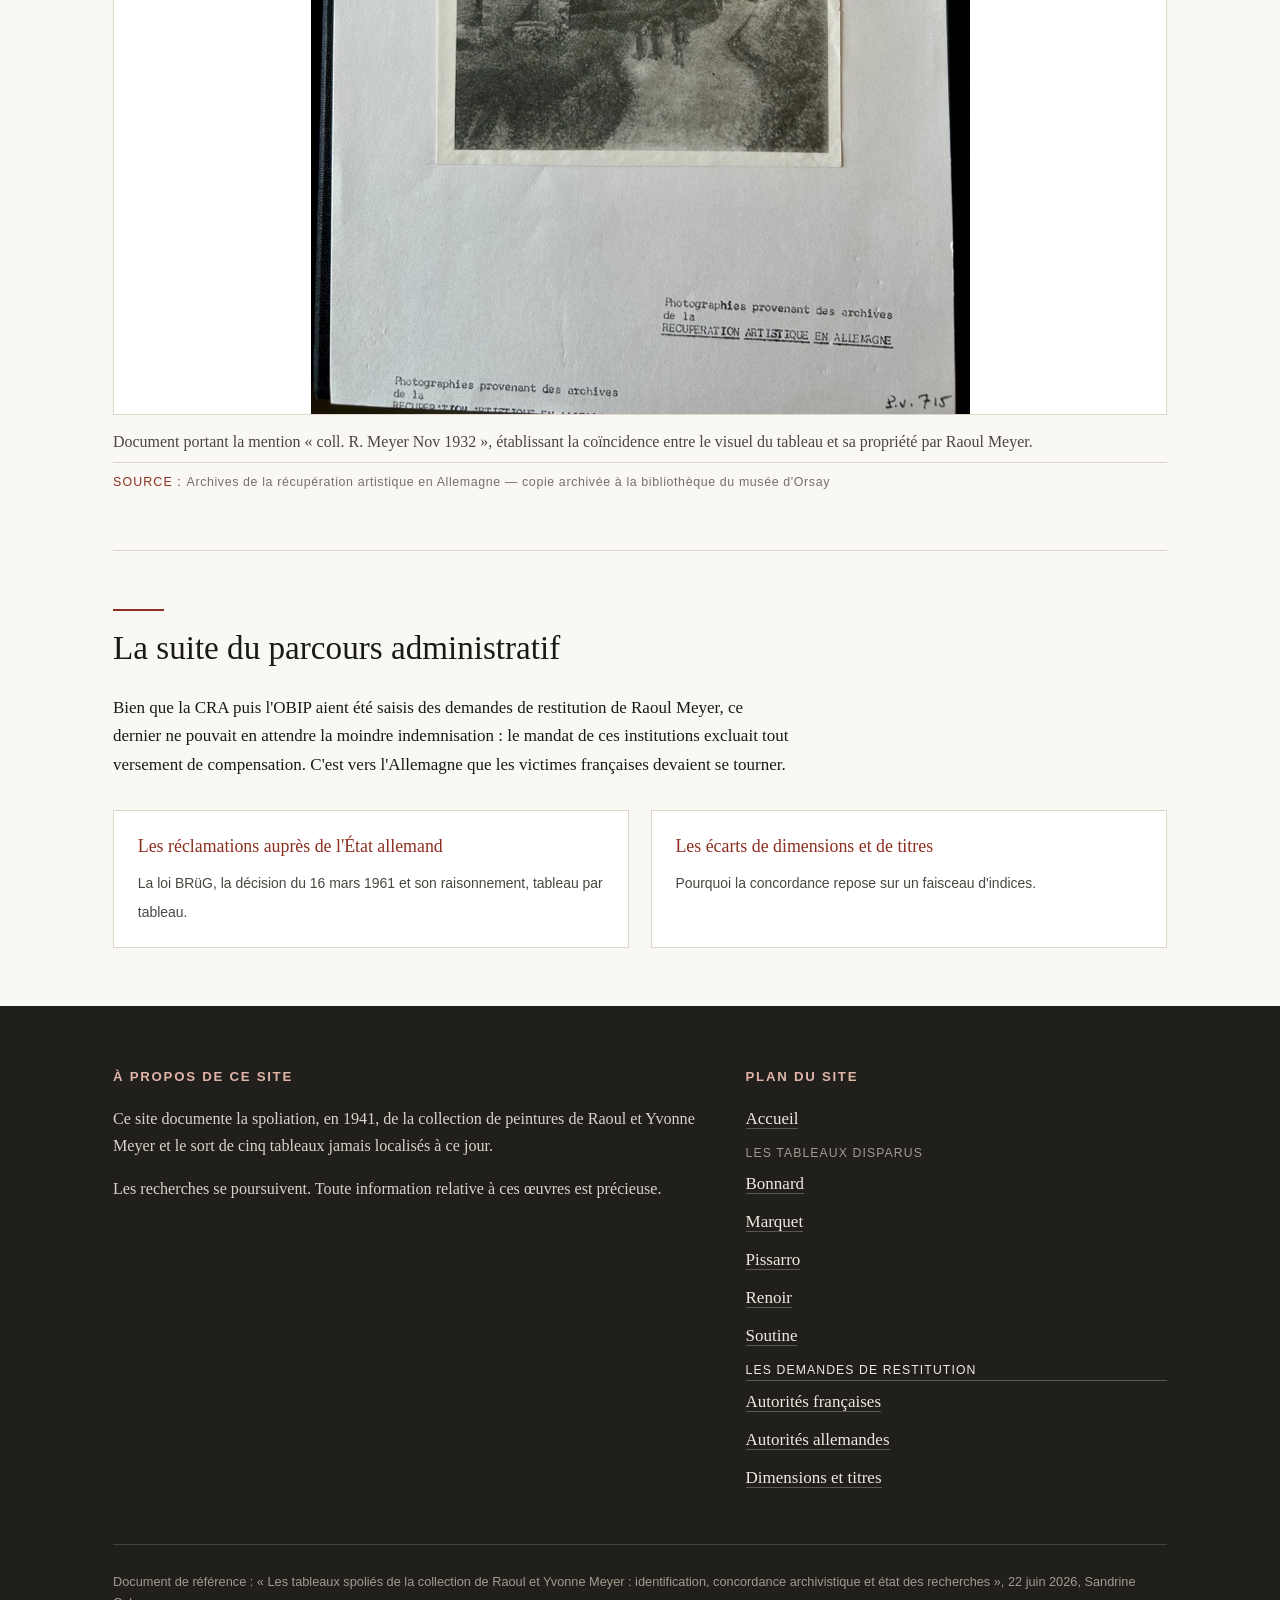
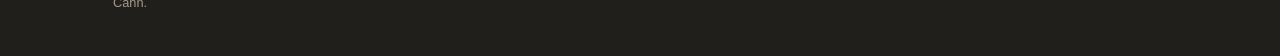
<file: demarches/autorites-francaises.html>
<!DOCTYPE html>
<!--
  ============================================================================
   PAGE DE MISE EN PAGE — NE CONTIENT AUCUN TEXTE DU SITE.
   Le texte et les images de cette page se trouvent dans le fichier :
       contenu/demarches-francaises.json
   Modifiez ce fichier de contenu, jamais celui-ci.
  ============================================================================
-->
<html lang="fr">
<head>
  <meta charset="utf-8">
  <meta name="viewport" content="width=device-width, initial-scale=1">
  <title>Les réclamations auprès des autorités françaises — La collection spoliée de Raoul et Yvonne Meyer</title>
  <meta name="description" content="OBIP, Commission de Récupération Artistique, Répertoire des biens spoliés et concordance avec le fonds B 323/429 des Archives Nationales d'Allemagne.">
  <meta name="color-scheme" content="light">
  <link rel="stylesheet" href="../assets/css/style.css">
</head>
<body data-page="demarches-francaises" data-lien="demarches/autorites-francaises.html" data-racine="../">

  <a class="lien-evitement" href="#contenu-principal">Aller au contenu principal</a>

  <!-- L'en-tête et le menu sont fabriqués à partir de contenu/site.json -->
  <header class="entete" id="entete"></header>

  <!-- Le contenu est fabriqué à partir de contenu/demarches-francaises.json -->
  <main id="contenu-principal">
    <noscript>
      <div class="message-aide">
        <h2>JavaScript est désactivé dans votre navigateur</h2>
        <p>Ce site a besoin de JavaScript pour afficher ses textes et ses images.
           Veuillez l'activer dans les réglages de votre navigateur, puis recharger la page.</p>
      </div>
    </noscript>
  </main>

  <!-- Le pied de page est fabriqué à partir de contenu/site.json -->
  <footer class="pied" id="pied"></footer>

  <script src="../assets/js/site.js"></script>
</body>
</html>
</file>
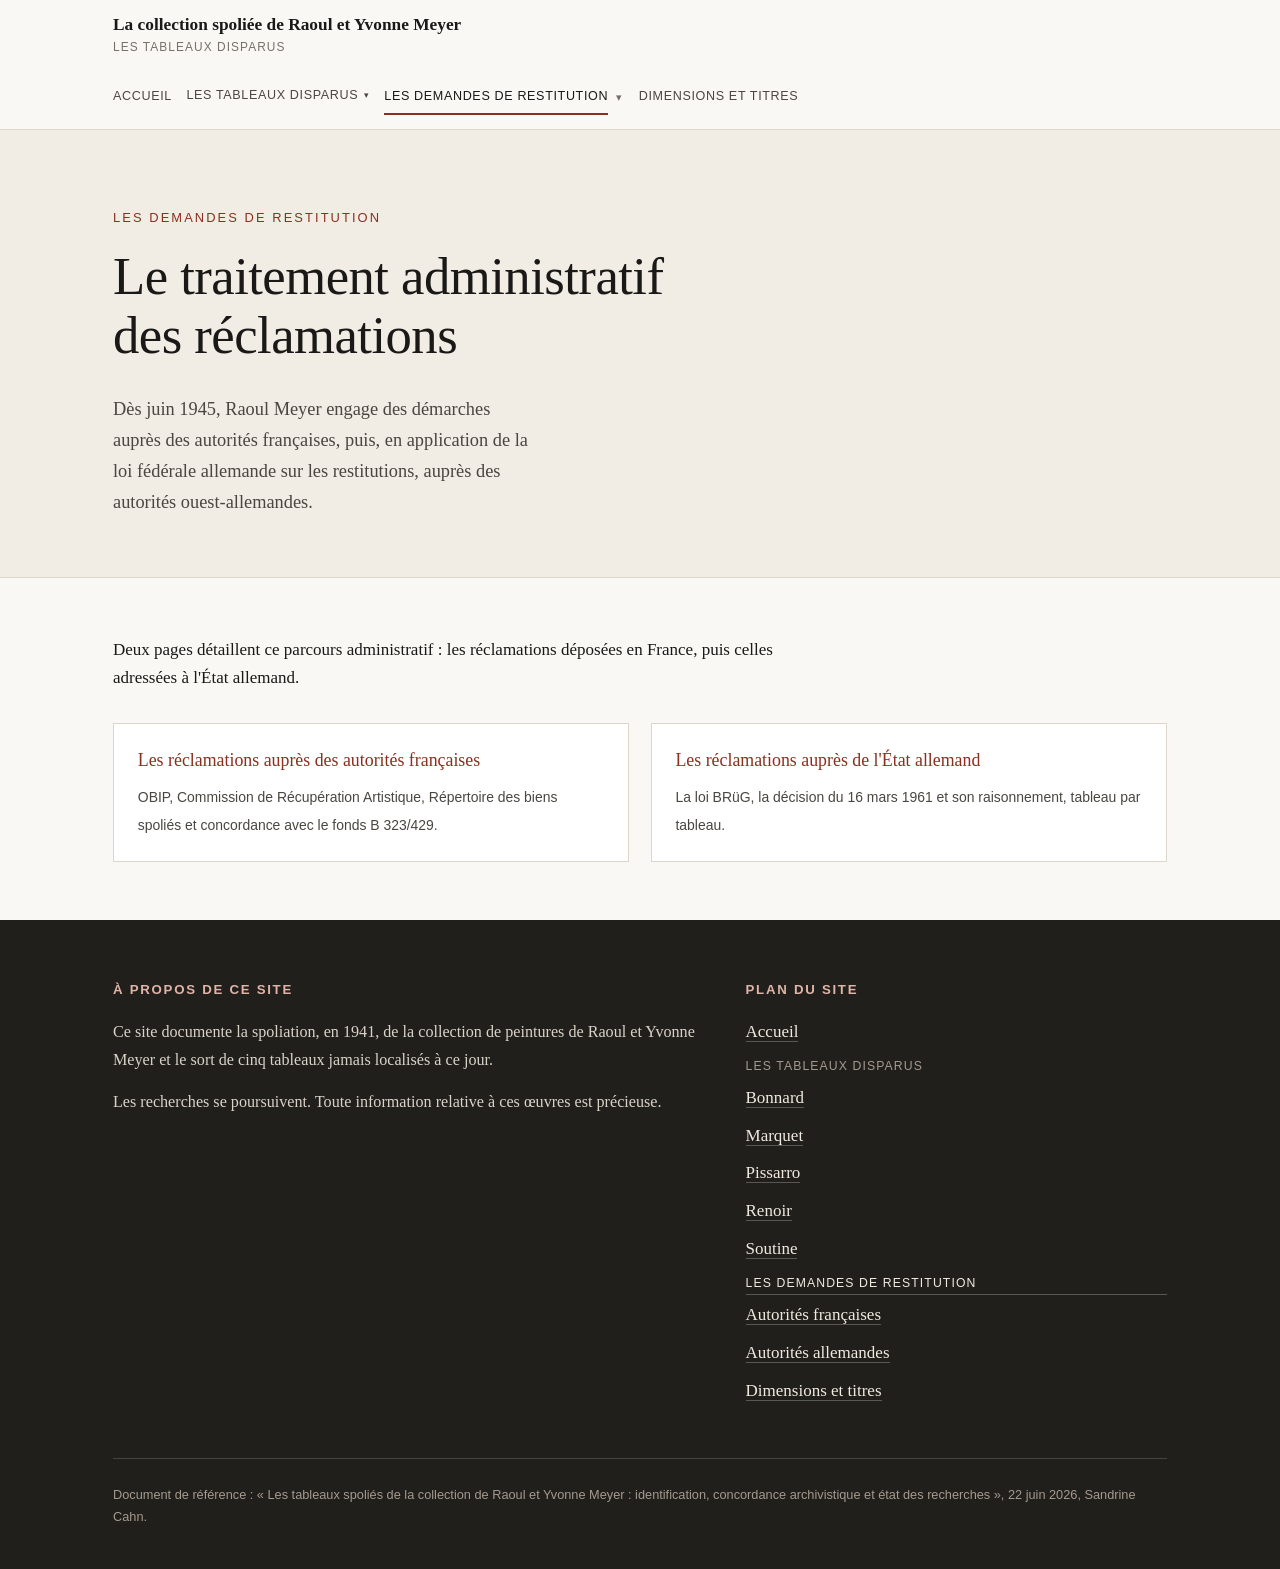
<file: demarches/demandes-de-restitution.html>
<!DOCTYPE html>
<!--
  ============================================================================
   PAGE DE MISE EN PAGE — NE CONTIENT AUCUN TEXTE DU SITE.
   Le texte et les images de cette page se trouvent dans le fichier :
       contenu/demandes-de-restitution.json
   Modifiez ce fichier de contenu, jamais celui-ci.
  ============================================================================
-->
<html lang="fr">
<head>
  <meta charset="utf-8">
  <meta name="viewport" content="width=device-width, initial-scale=1">
  <title>Les demandes de restitution — La collection spoliée de Raoul et Yvonne Meyer</title>
  <meta name="description" content="Le traitement administratif des réclamations de Raoul Meyer : les démarches engagées dès juin 1945 auprès des autorités françaises, puis auprès de l'État allemand.">
  <meta name="color-scheme" content="light">
  <link rel="stylesheet" href="../assets/css/style.css">
</head>
<body data-page="demandes-de-restitution" data-lien="demarches/demandes-de-restitution.html" data-racine="../">

  <a class="lien-evitement" href="#contenu-principal">Aller au contenu principal</a>

  <!-- L'en-tête et le menu sont fabriqués à partir de contenu/site.json -->
  <header class="entete" id="entete"></header>

  <!-- Le contenu est fabriqué à partir de contenu/demandes-de-restitution.json -->
  <main id="contenu-principal">
    <noscript>
      <div class="message-aide">
        <h2>JavaScript est désactivé dans votre navigateur</h2>
        <p>Ce site a besoin de JavaScript pour afficher ses textes et ses images.
           Veuillez l'activer dans les réglages de votre navigateur, puis recharger la page.</p>
      </div>
    </noscript>
  </main>

  <!-- Le pied de page est fabriqué à partir de contenu/site.json -->
  <footer class="pied" id="pied"></footer>

  <script src="../assets/js/site.js"></script>
</body>
</html>
</file>
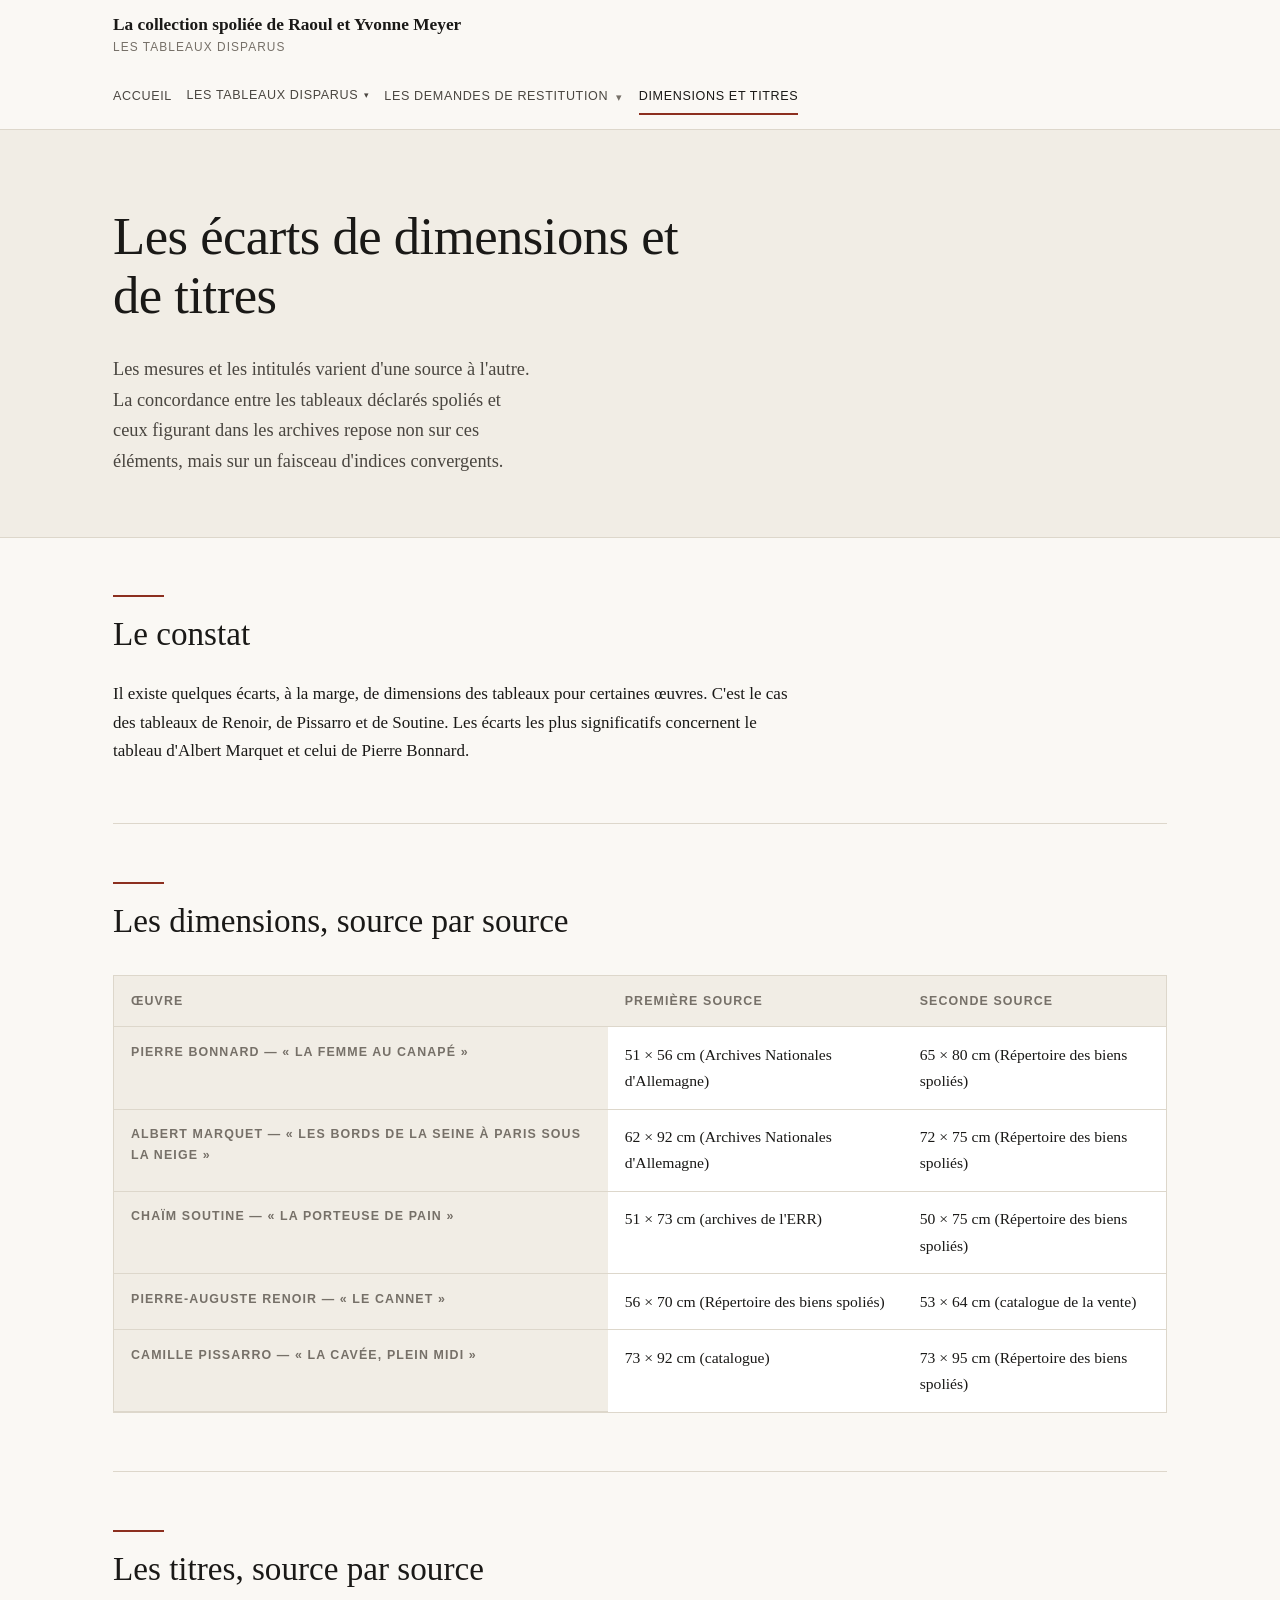
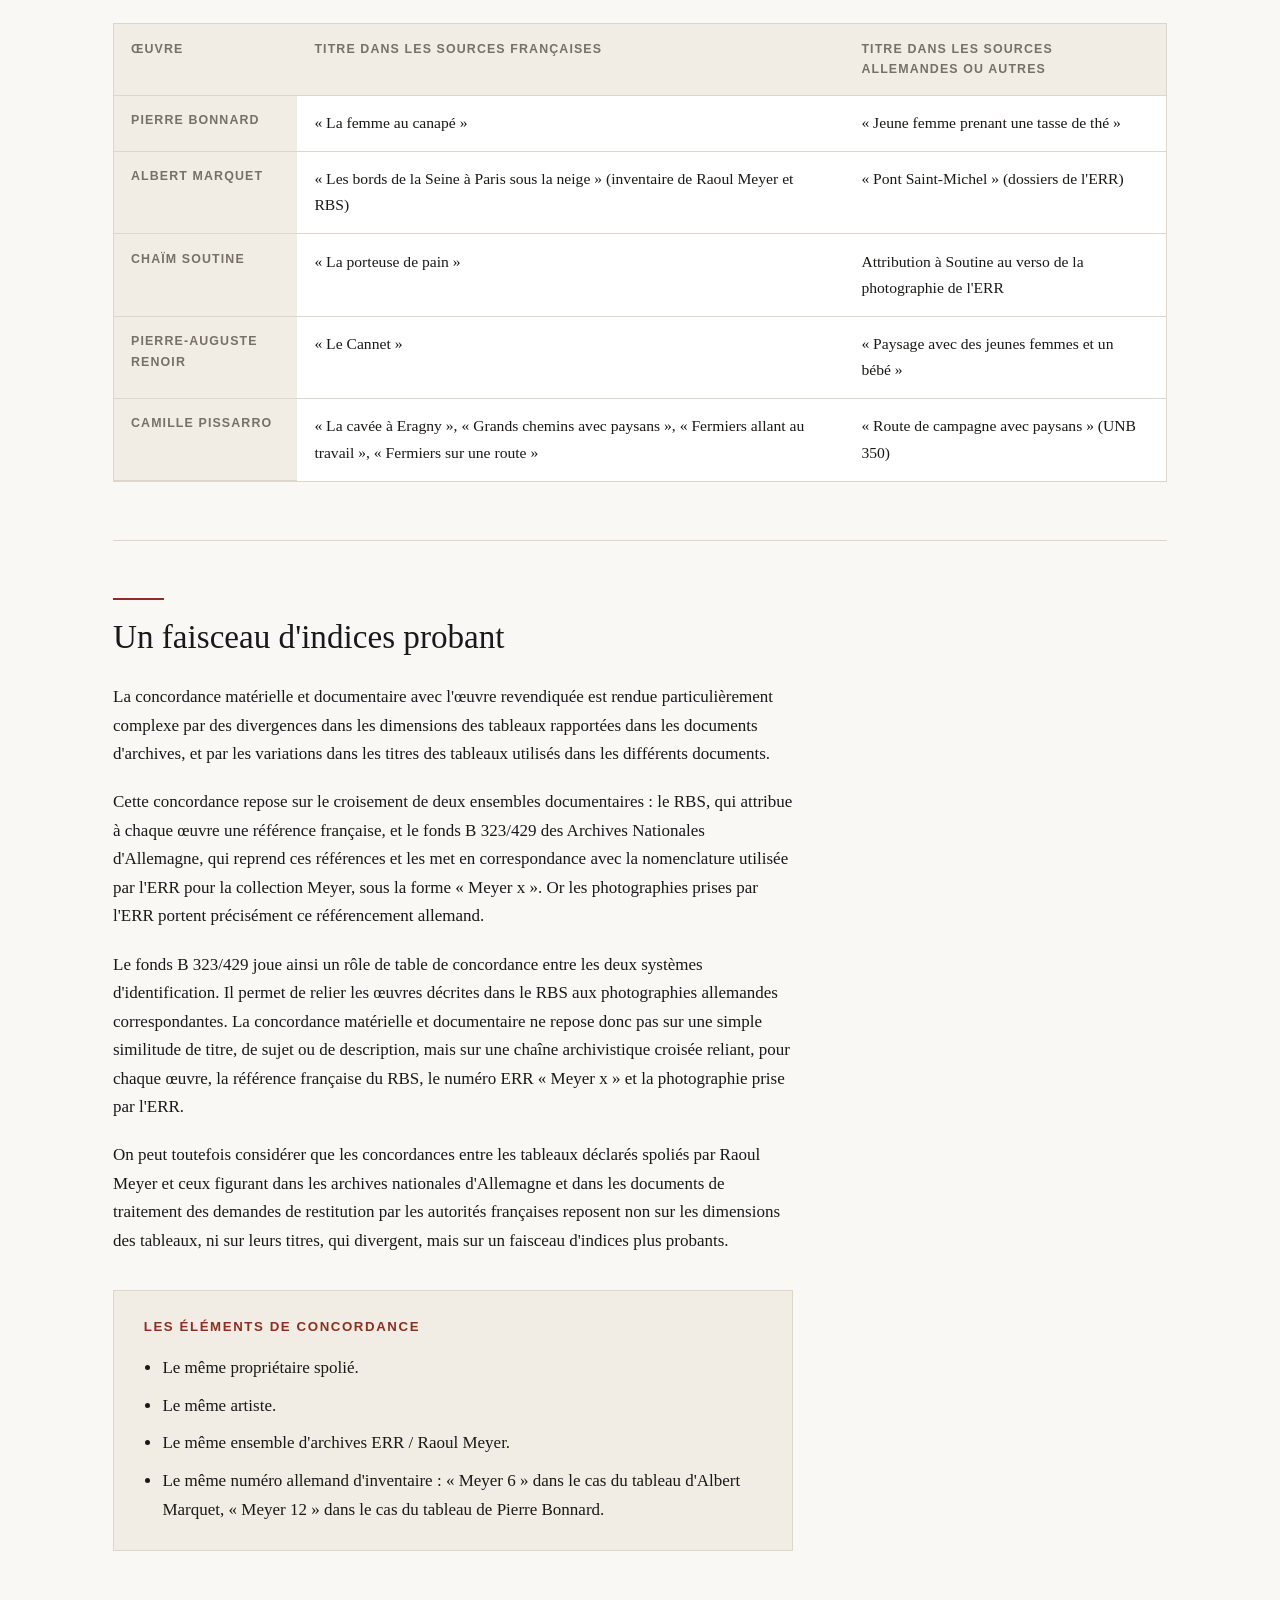
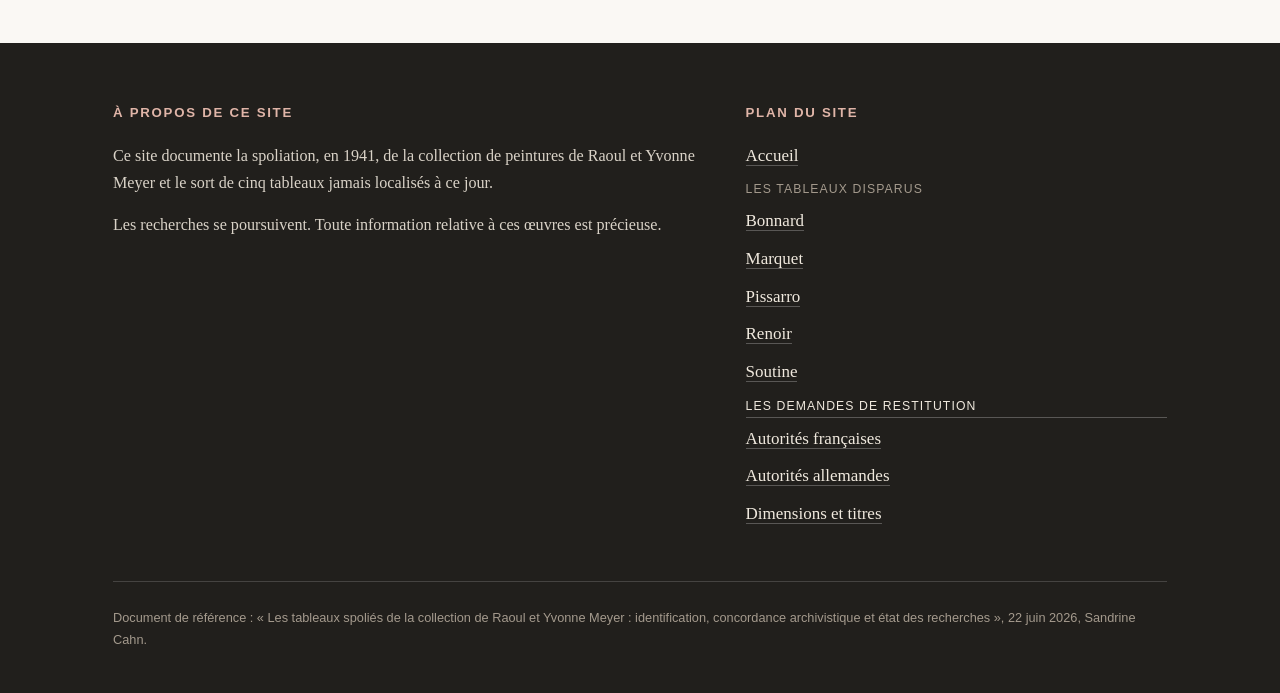
<file: demarches/ecarts-dimensions-titres.html>
<!DOCTYPE html>
<!--
  ============================================================================
   PAGE DE MISE EN PAGE — NE CONTIENT AUCUN TEXTE DU SITE.
   Le texte et les images de cette page se trouvent dans le fichier :
       contenu/ecarts-dimensions-titres.json
   Modifiez ce fichier de contenu, jamais celui-ci.
  ============================================================================
-->
<html lang="fr">
<head>
  <meta charset="utf-8">
  <meta name="viewport" content="width=device-width, initial-scale=1">
  <title>Les écarts de dimensions et de titres — La collection spoliée de Raoul et Yvonne Meyer</title>
  <meta name="description" content="Pourquoi la concordance entre les œuvres réclamées et les archives repose sur un faisceau d'indices et non sur les mesures ou les intitulés.">
  <meta name="color-scheme" content="light">
  <link rel="stylesheet" href="../assets/css/style.css">
</head>
<body data-page="ecarts-dimensions-titres" data-lien="demarches/ecarts-dimensions-titres.html" data-racine="../">

  <a class="lien-evitement" href="#contenu-principal">Aller au contenu principal</a>

  <!-- L'en-tête et le menu sont fabriqués à partir de contenu/site.json -->
  <header class="entete" id="entete"></header>

  <!-- Le contenu est fabriqué à partir de contenu/ecarts-dimensions-titres.json -->
  <main id="contenu-principal">
    <noscript>
      <div class="message-aide">
        <h2>JavaScript est désactivé dans votre navigateur</h2>
        <p>Ce site a besoin de JavaScript pour afficher ses textes et ses images.
           Veuillez l'activer dans les réglages de votre navigateur, puis recharger la page.</p>
      </div>
    </noscript>
  </main>

  <!-- Le pied de page est fabriqué à partir de contenu/site.json -->
  <footer class="pied" id="pied"></footer>

  <script src="../assets/js/site.js"></script>
</body>
</html>
</file>
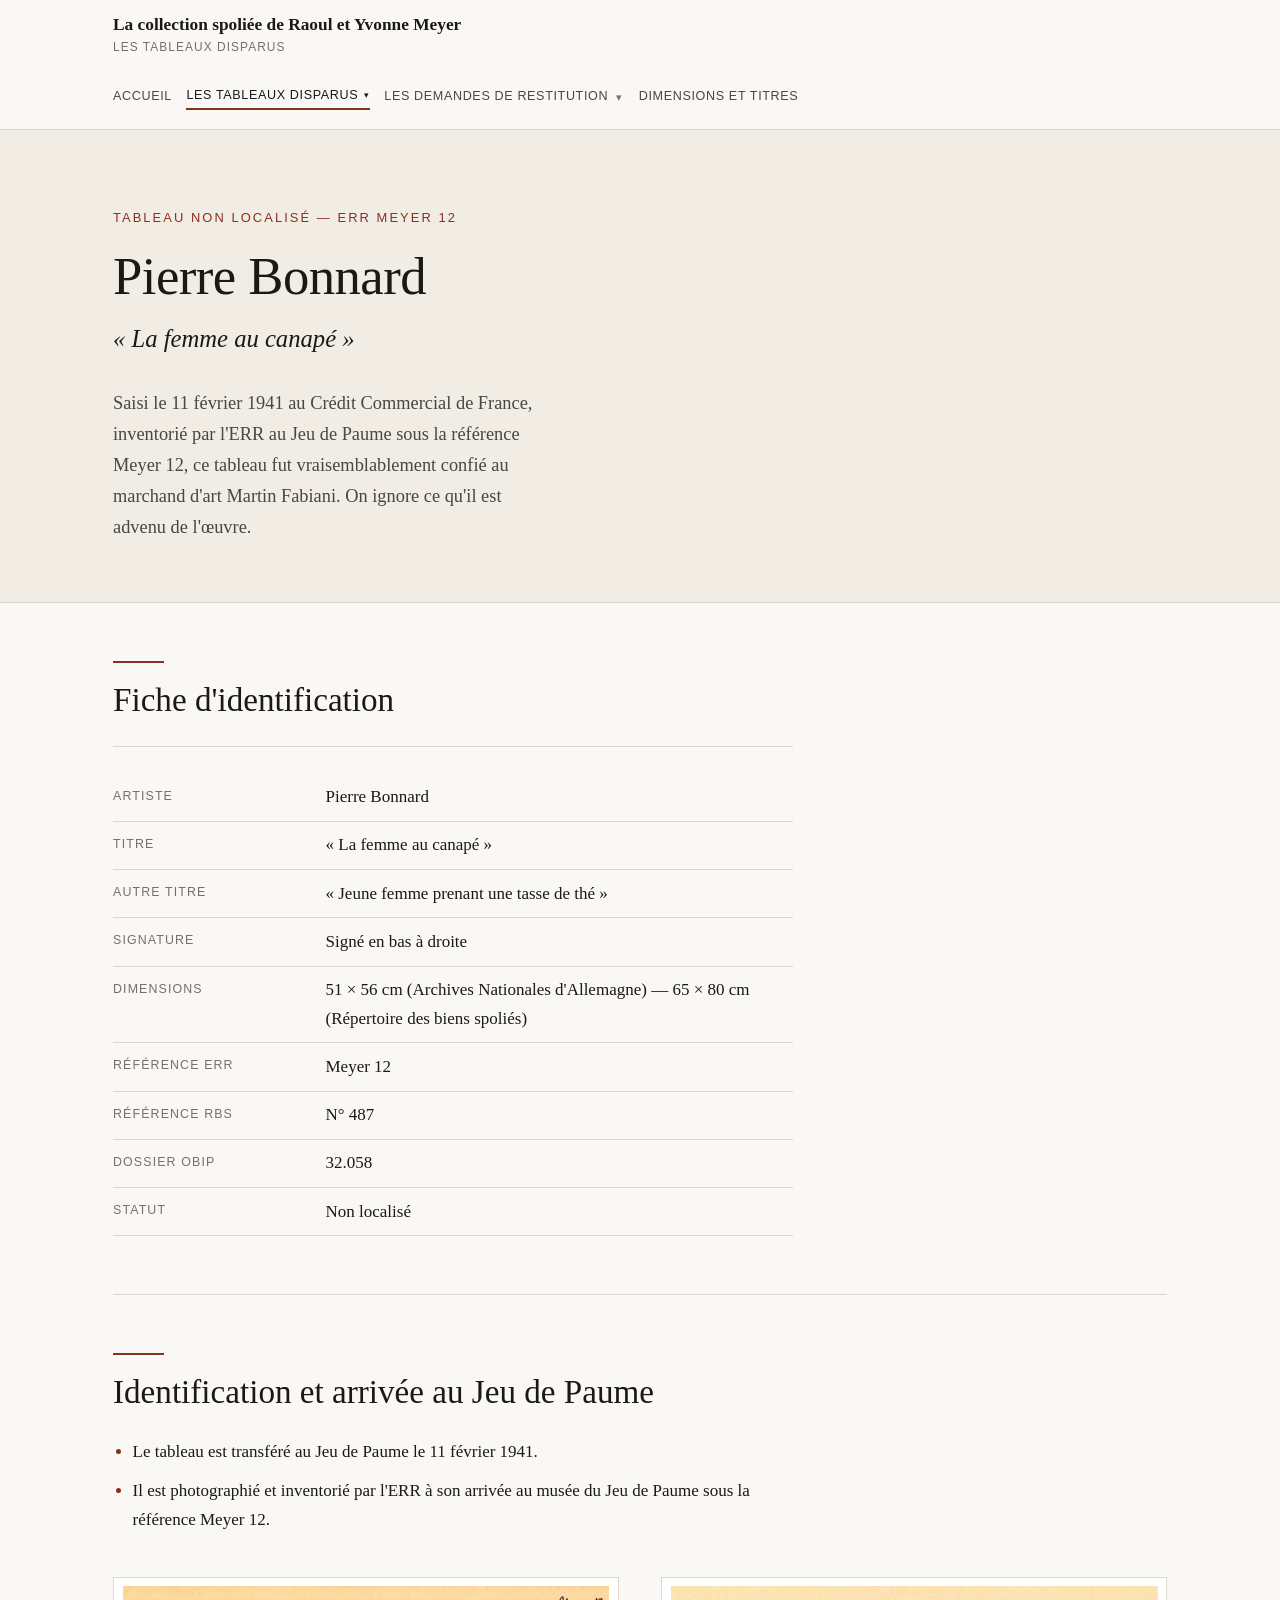
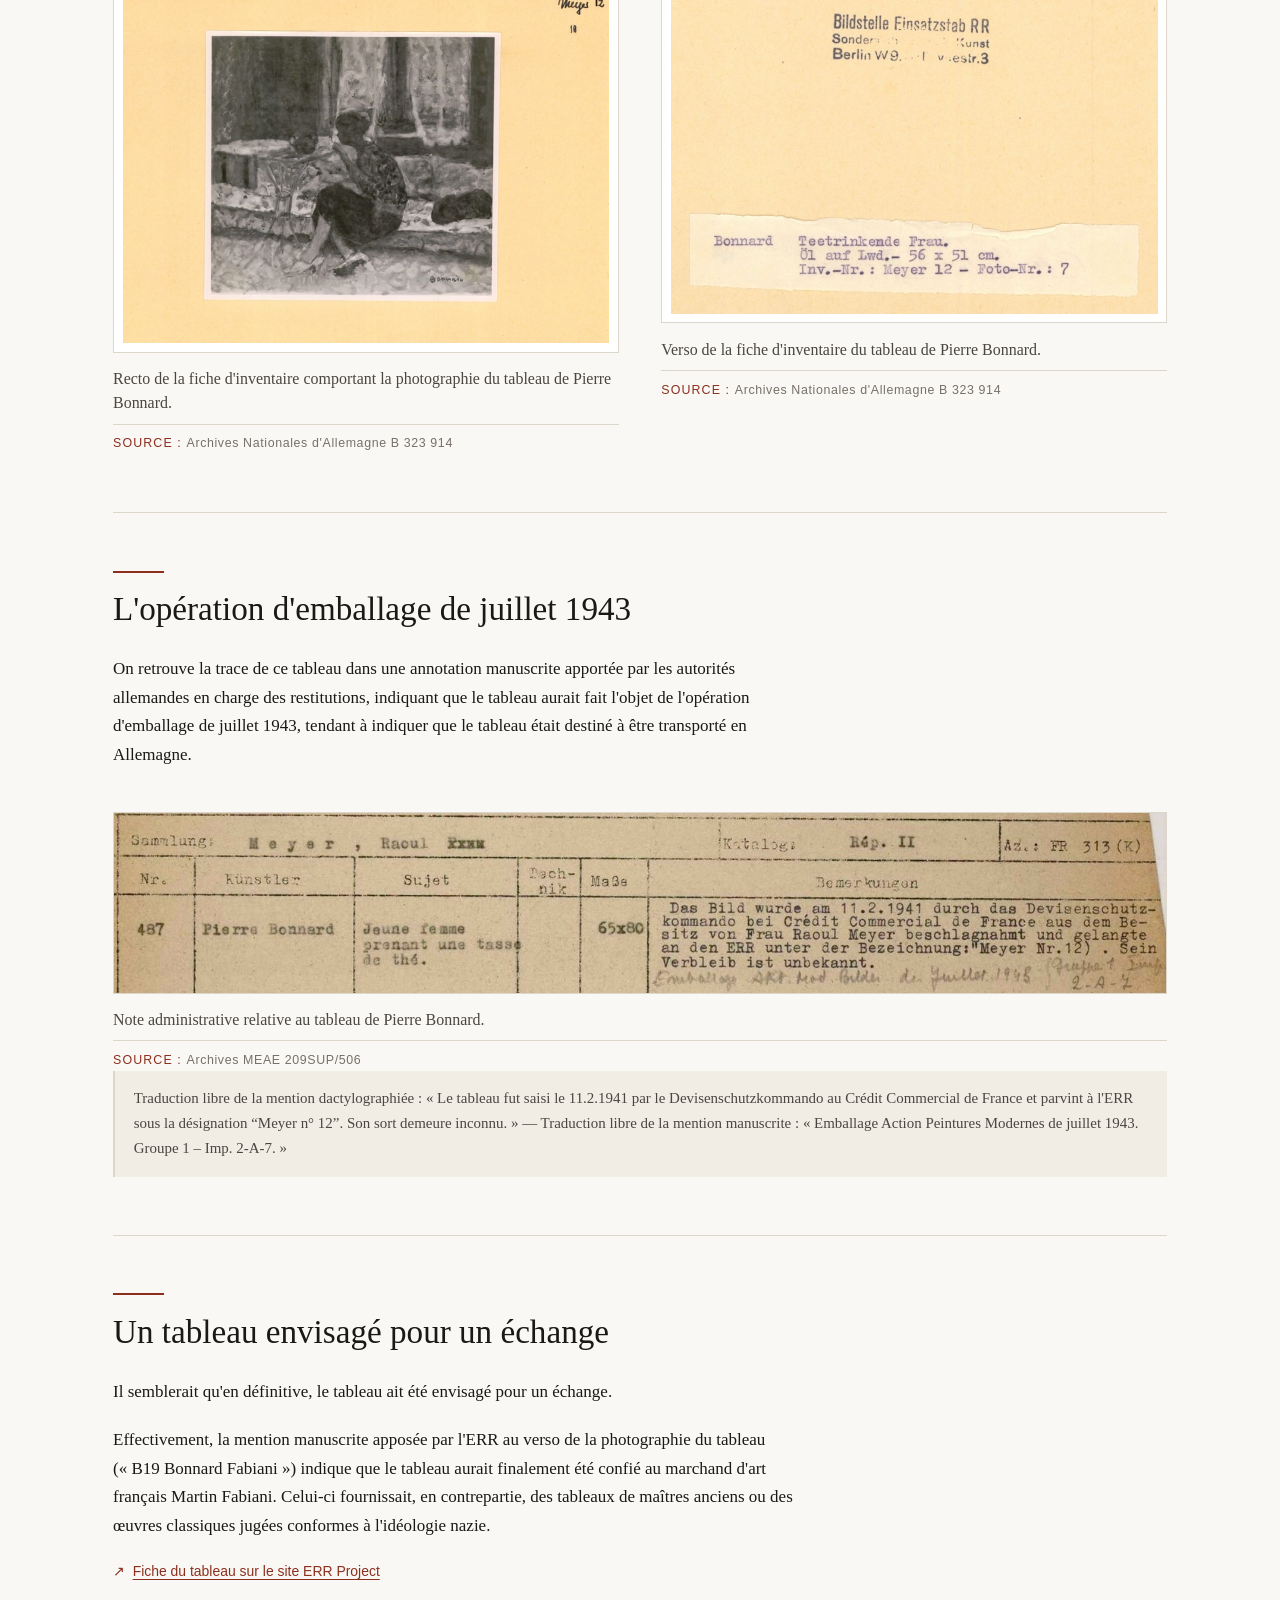
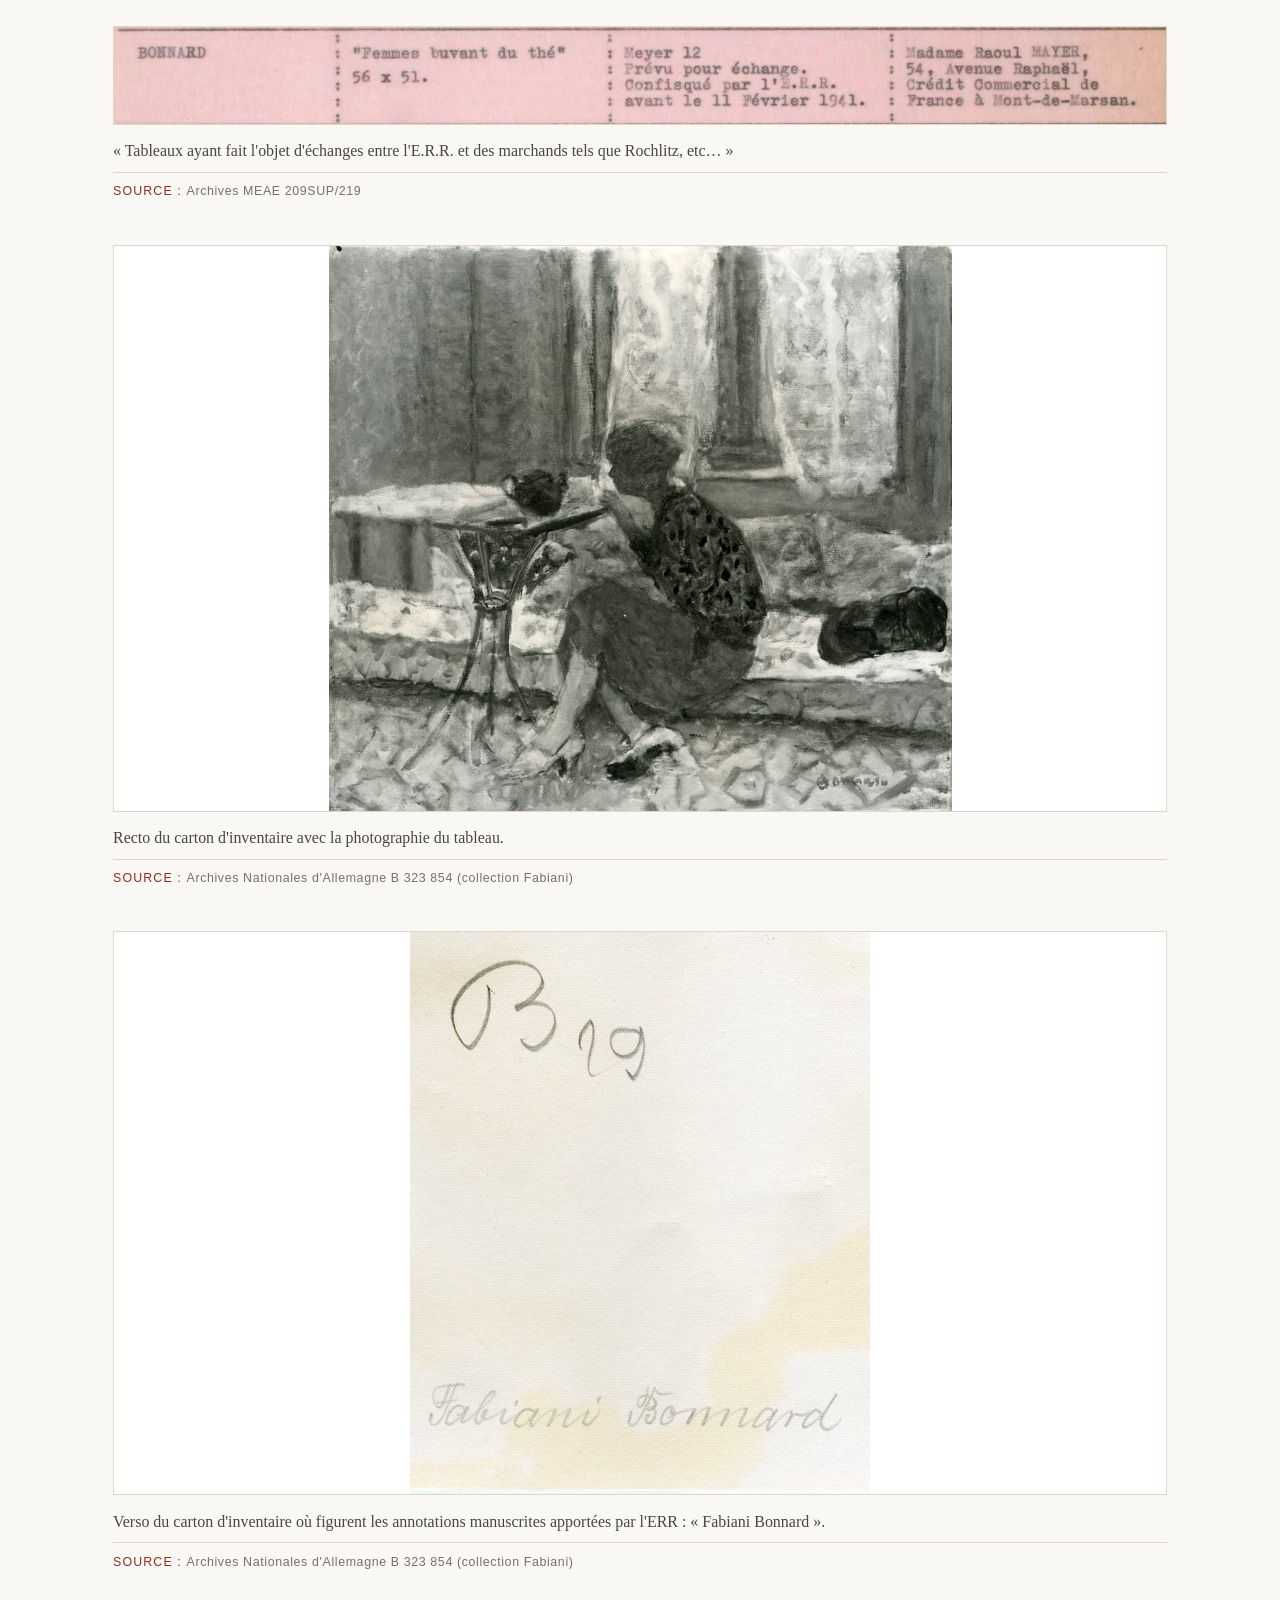
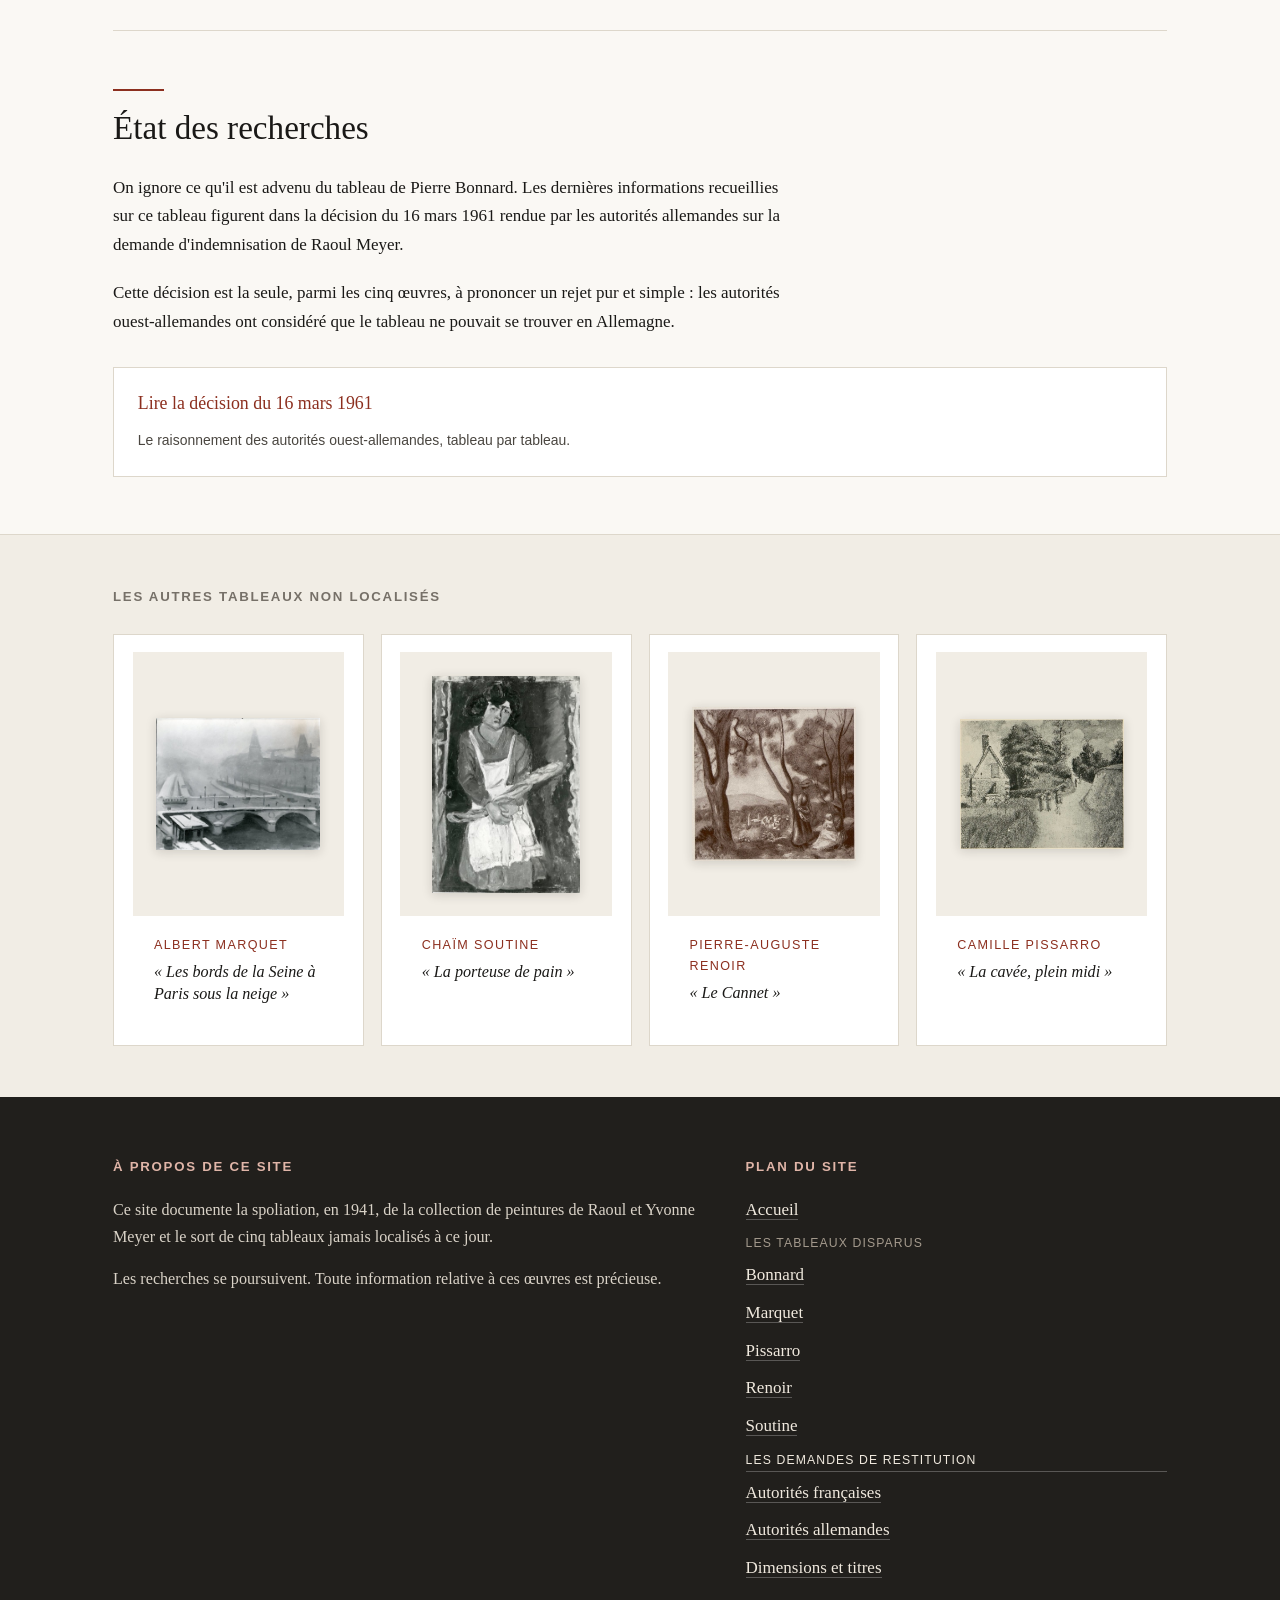
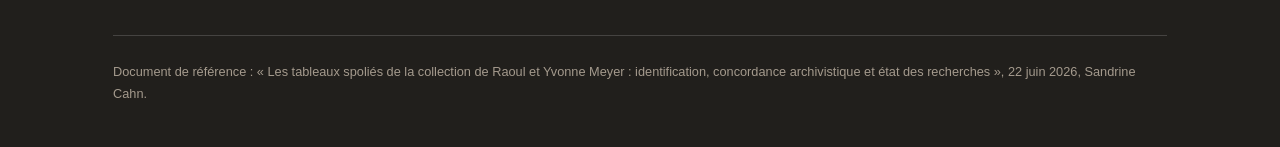
<file: tableaux/bonnard.html>
<!DOCTYPE html>
<!--
  ============================================================================
   PAGE DE MISE EN PAGE — NE CONTIENT AUCUN TEXTE DU SITE.
   Le texte et les images de cette page se trouvent dans le fichier :
       contenu/bonnard.json
   Modifiez ce fichier de contenu, jamais celui-ci.
  ============================================================================
-->
<html lang="fr">
<head>
  <meta charset="utf-8">
  <meta name="viewport" content="width=device-width, initial-scale=1">
  <title>Pierre Bonnard, « La femme au canapé » — La collection spoliée de Raoul et Yvonne Meyer</title>
  <meta name="description" content="Le tableau de Pierre Bonnard « La femme au canapé », inventorié par l'ERR sous la référence Meyer 12 : identification, parcours connu et références d'archives.">
  <meta name="color-scheme" content="light">
  <link rel="stylesheet" href="../assets/css/style.css">
</head>
<body data-page="bonnard" data-lien="tableaux/bonnard.html" data-racine="../">

  <a class="lien-evitement" href="#contenu-principal">Aller au contenu principal</a>

  <!-- L'en-tête et le menu sont fabriqués à partir de contenu/site.json -->
  <header class="entete" id="entete"></header>

  <!-- Le contenu est fabriqué à partir de contenu/bonnard.json -->
  <main id="contenu-principal">
    <noscript>
      <div class="message-aide">
        <h2>JavaScript est désactivé dans votre navigateur</h2>
        <p>Ce site a besoin de JavaScript pour afficher ses textes et ses images.
           Veuillez l'activer dans les réglages de votre navigateur, puis recharger la page.</p>
      </div>
    </noscript>
  </main>

  <!-- Le pied de page est fabriqué à partir de contenu/site.json -->
  <footer class="pied" id="pied"></footer>

  <script src="../assets/js/site.js"></script>
</body>
</html>
</file>
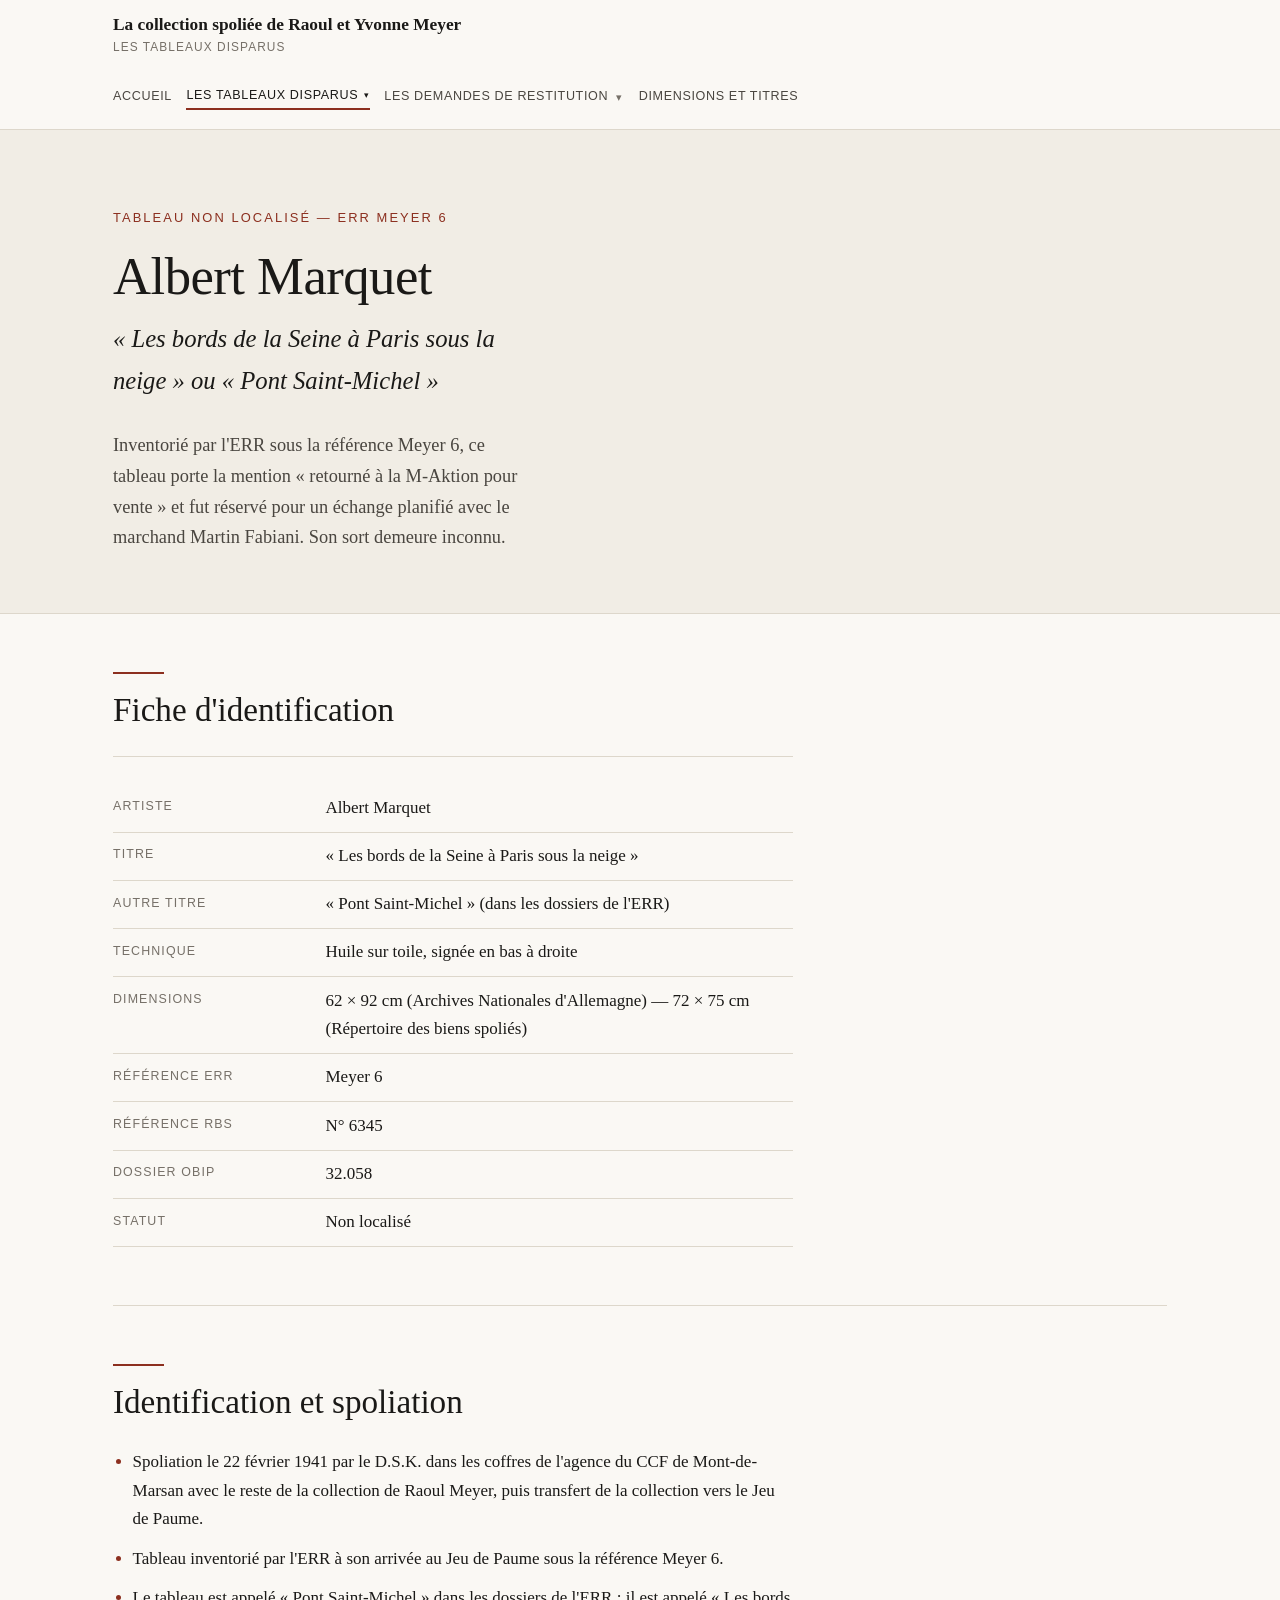
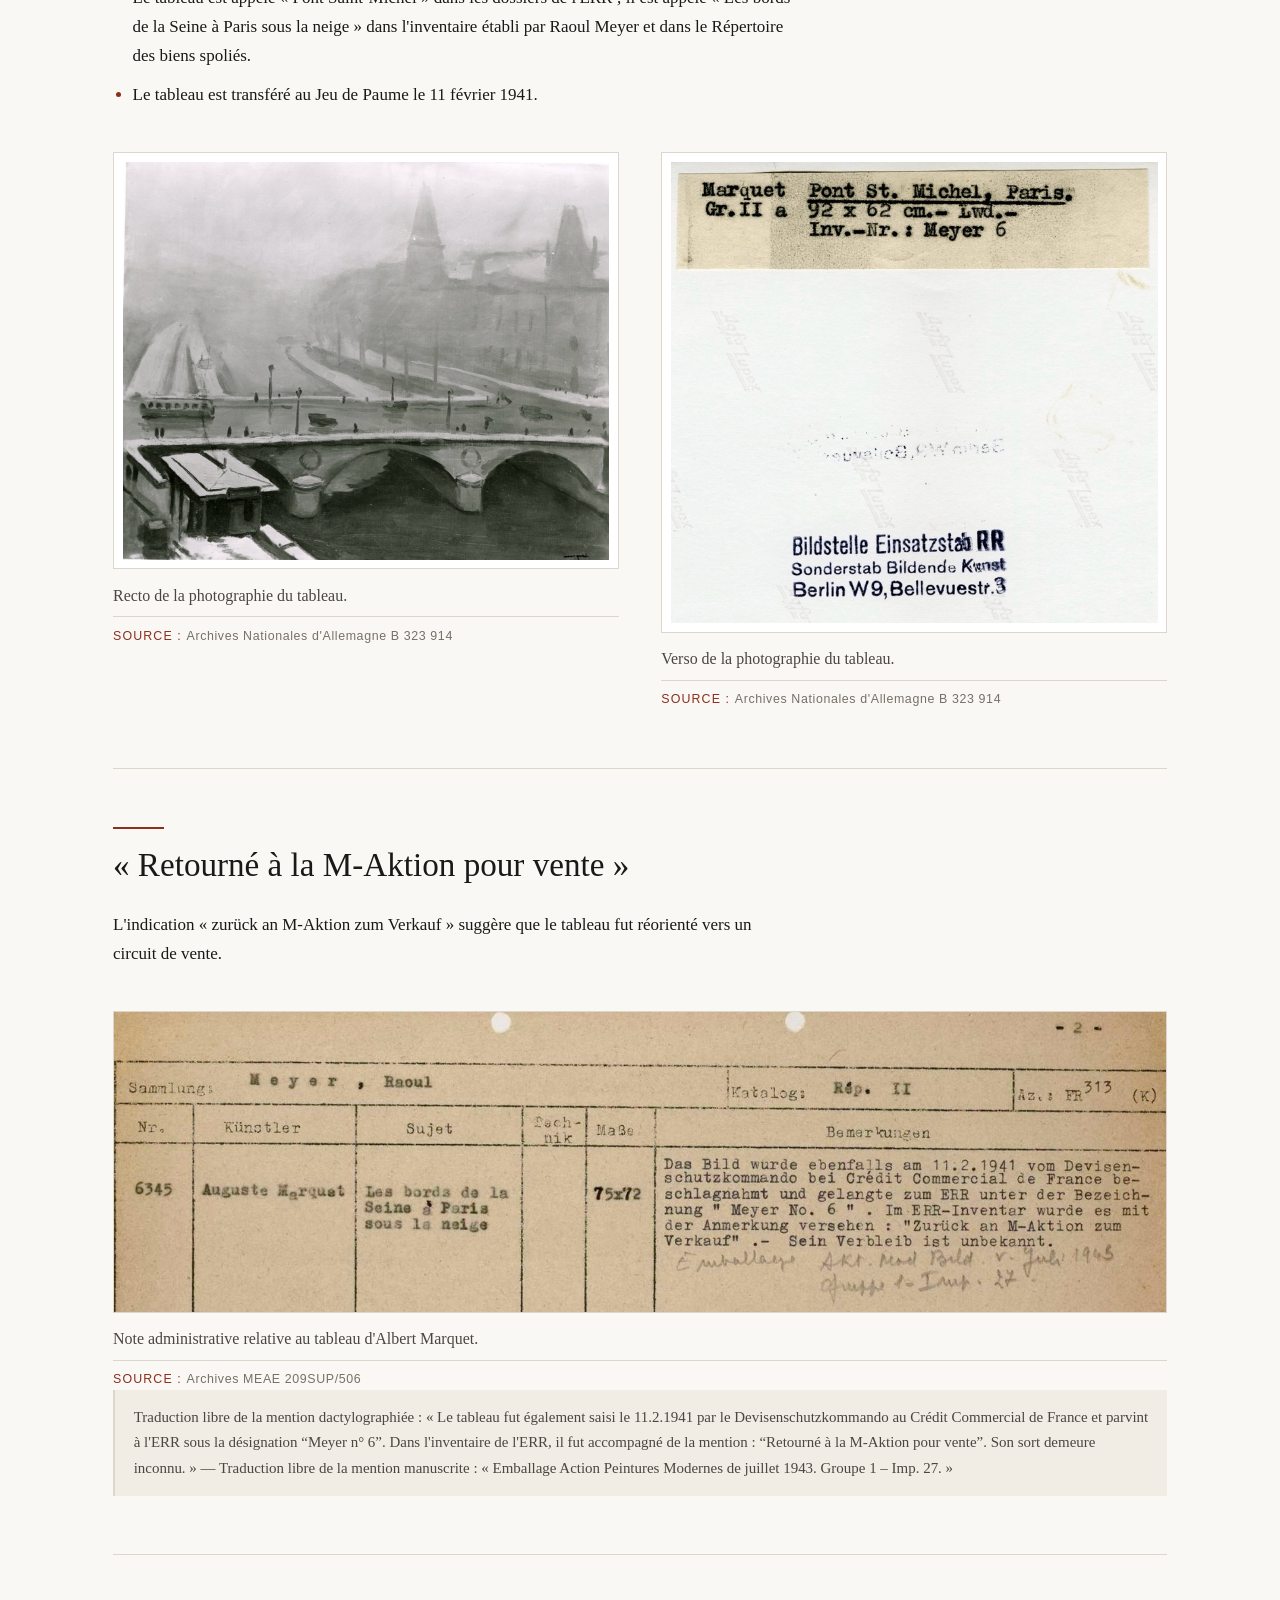
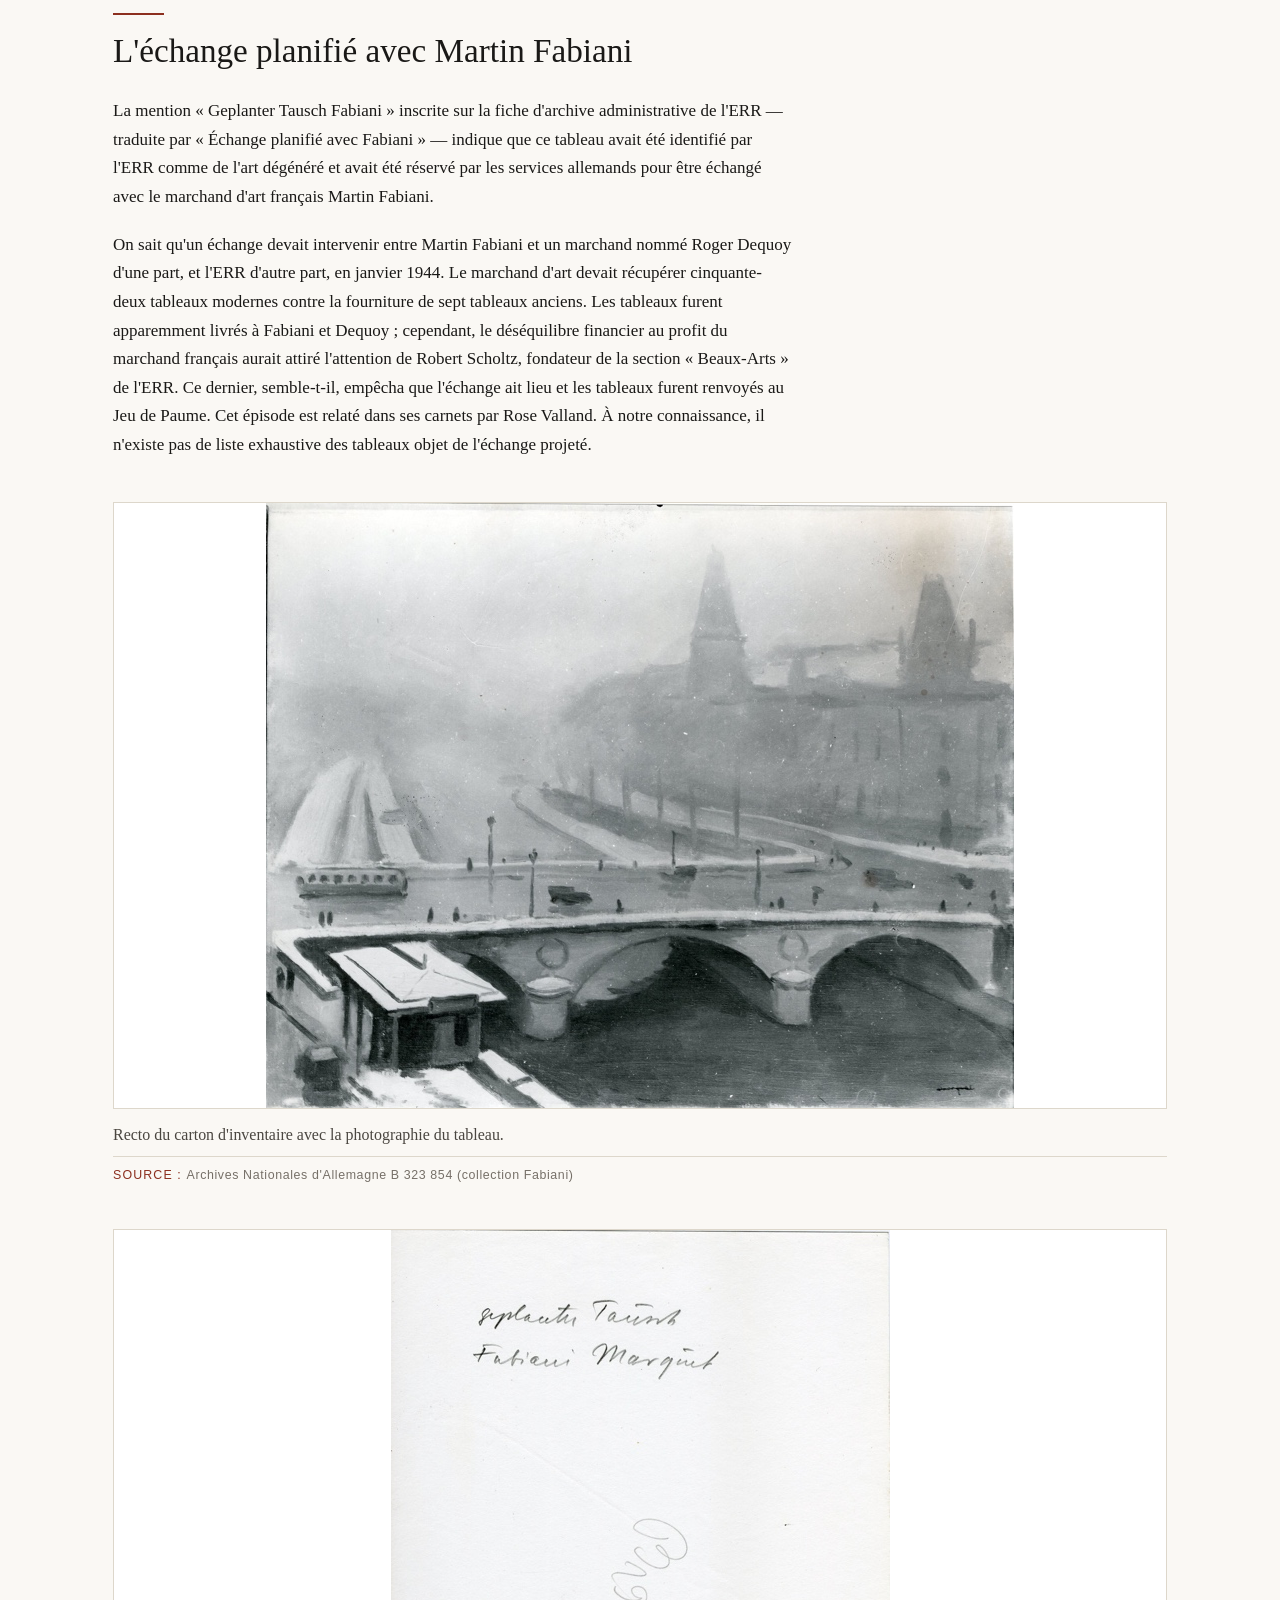
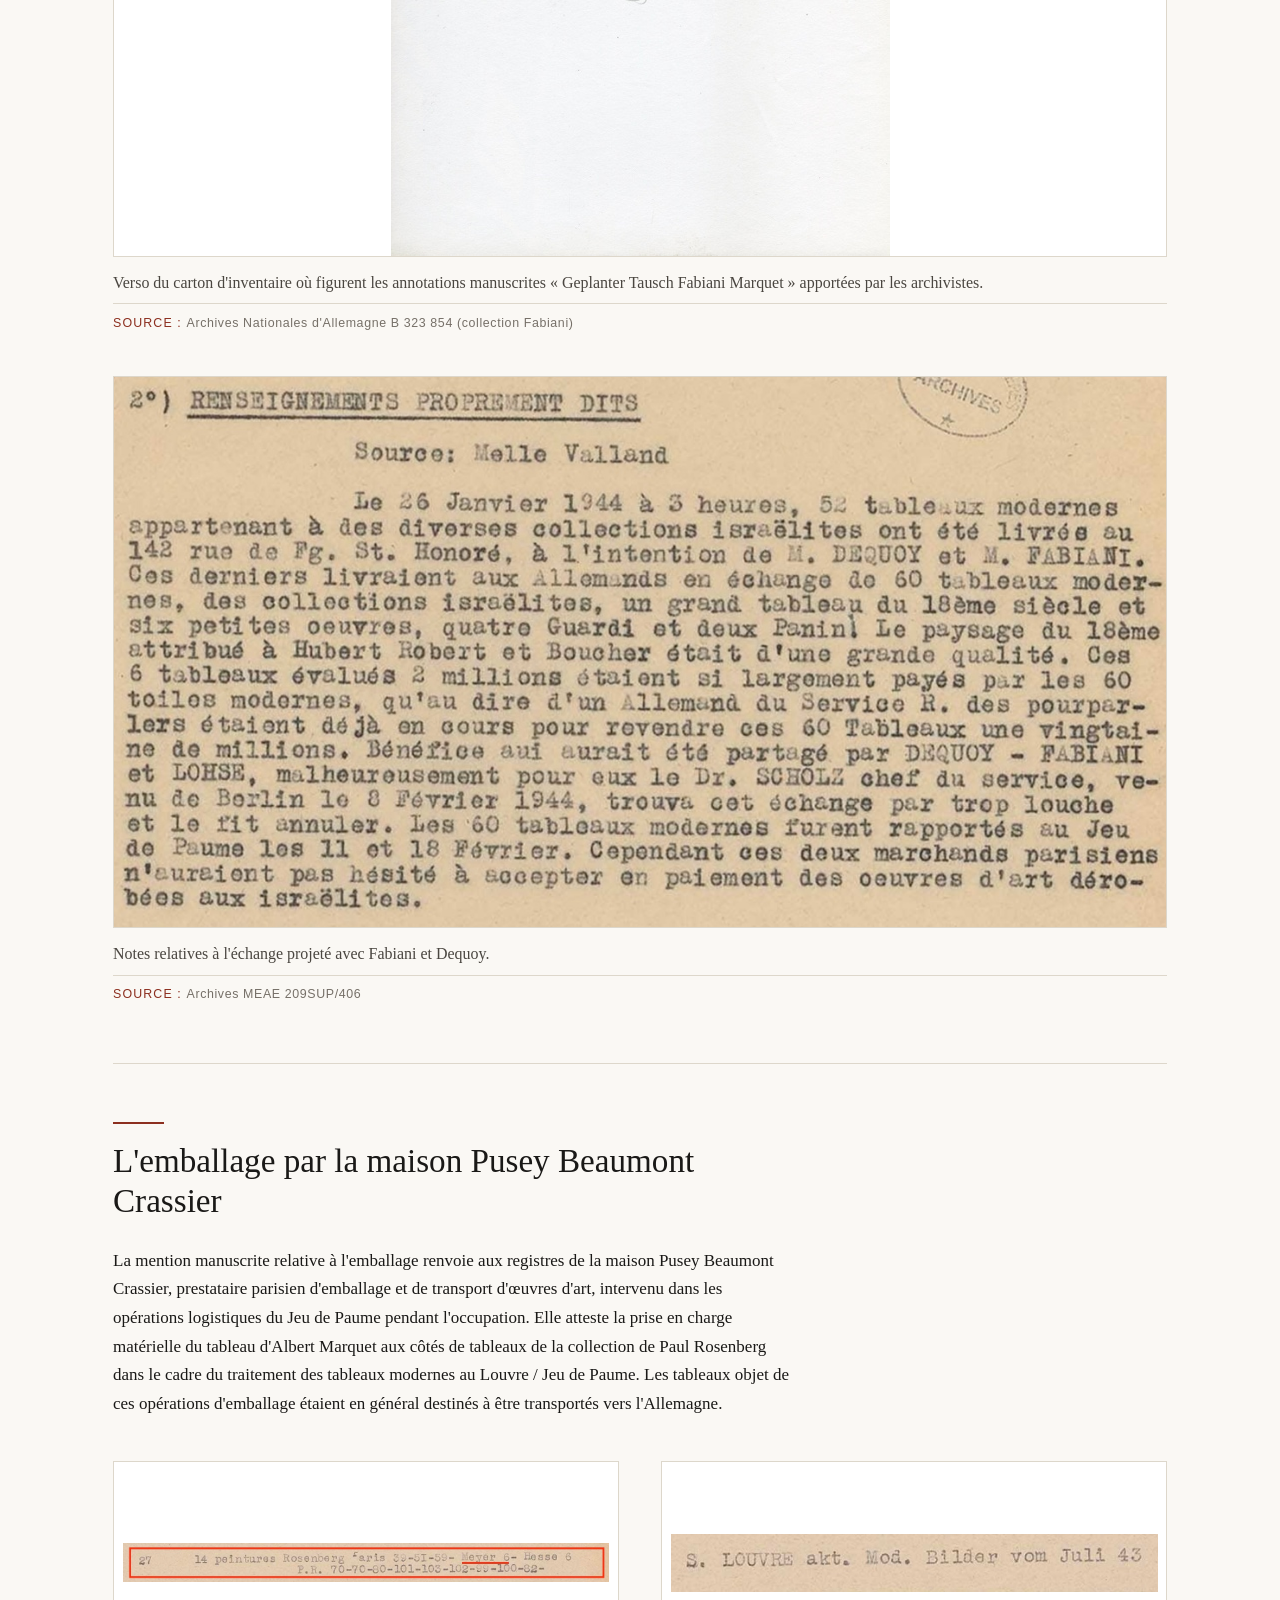
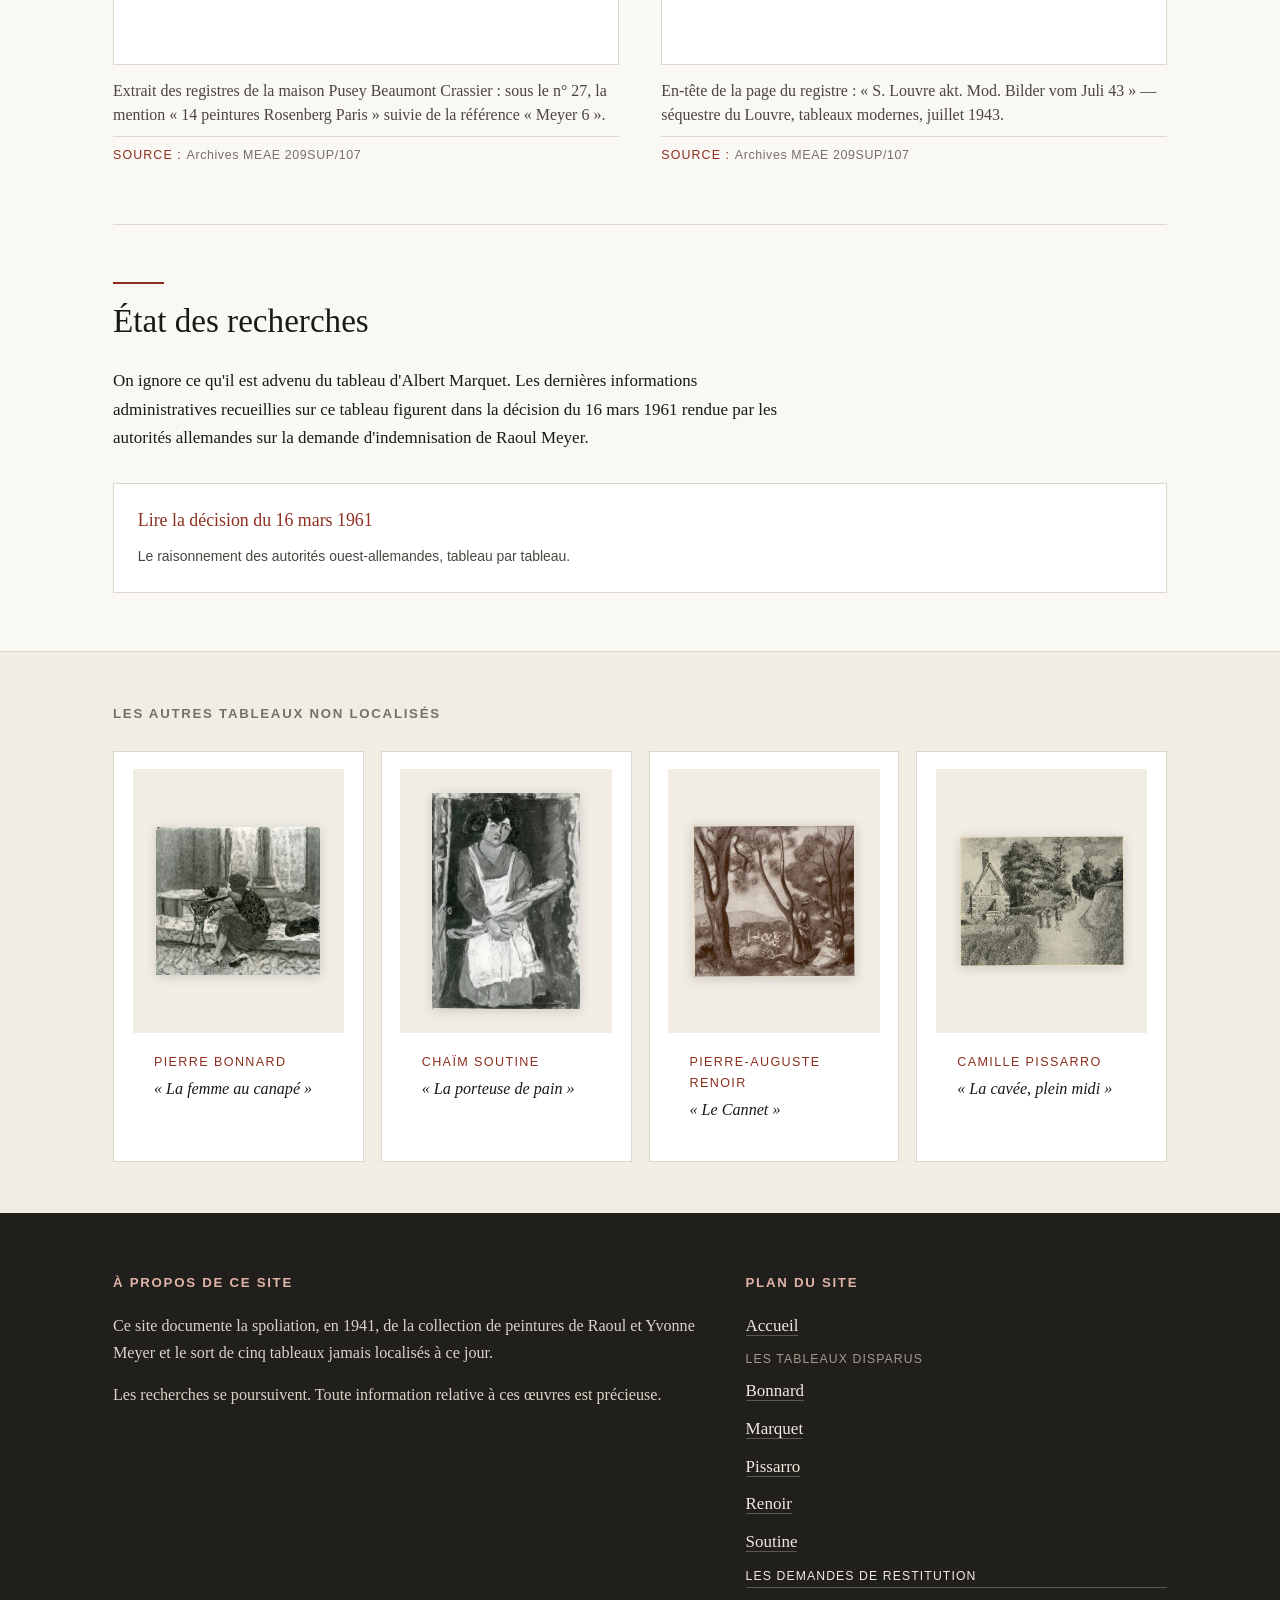
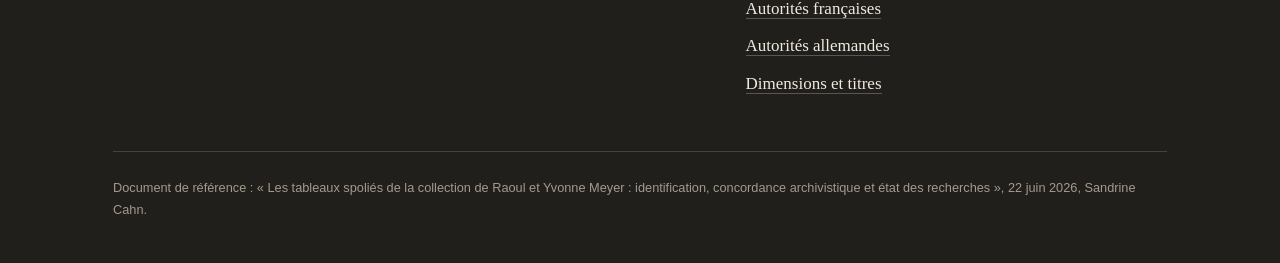
<file: tableaux/marquet.html>
<!DOCTYPE html>
<!--
  ============================================================================
   PAGE DE MISE EN PAGE — NE CONTIENT AUCUN TEXTE DU SITE.
   Le texte et les images de cette page se trouvent dans le fichier :
       contenu/marquet.json
   Modifiez ce fichier de contenu, jamais celui-ci.
  ============================================================================
-->
<html lang="fr">
<head>
  <meta charset="utf-8">
  <meta name="viewport" content="width=device-width, initial-scale=1">
  <title>Albert Marquet, « Les bords de la Seine à Paris sous la neige » — La collection spoliée de Raoul et Yvonne Meyer</title>
  <meta name="description" content="Le tableau d'Albert Marquet, inventorié par l'ERR sous la référence Meyer 6 : identification, parcours connu et références d'archives.">
  <meta name="color-scheme" content="light">
  <link rel="stylesheet" href="../assets/css/style.css">
</head>
<body data-page="marquet" data-lien="tableaux/marquet.html" data-racine="../">

  <a class="lien-evitement" href="#contenu-principal">Aller au contenu principal</a>

  <!-- L'en-tête et le menu sont fabriqués à partir de contenu/site.json -->
  <header class="entete" id="entete"></header>

  <!-- Le contenu est fabriqué à partir de contenu/marquet.json -->
  <main id="contenu-principal">
    <noscript>
      <div class="message-aide">
        <h2>JavaScript est désactivé dans votre navigateur</h2>
        <p>Ce site a besoin de JavaScript pour afficher ses textes et ses images.
           Veuillez l'activer dans les réglages de votre navigateur, puis recharger la page.</p>
      </div>
    </noscript>
  </main>

  <!-- Le pied de page est fabriqué à partir de contenu/site.json -->
  <footer class="pied" id="pied"></footer>

  <script src="../assets/js/site.js"></script>
</body>
</html>
</file>
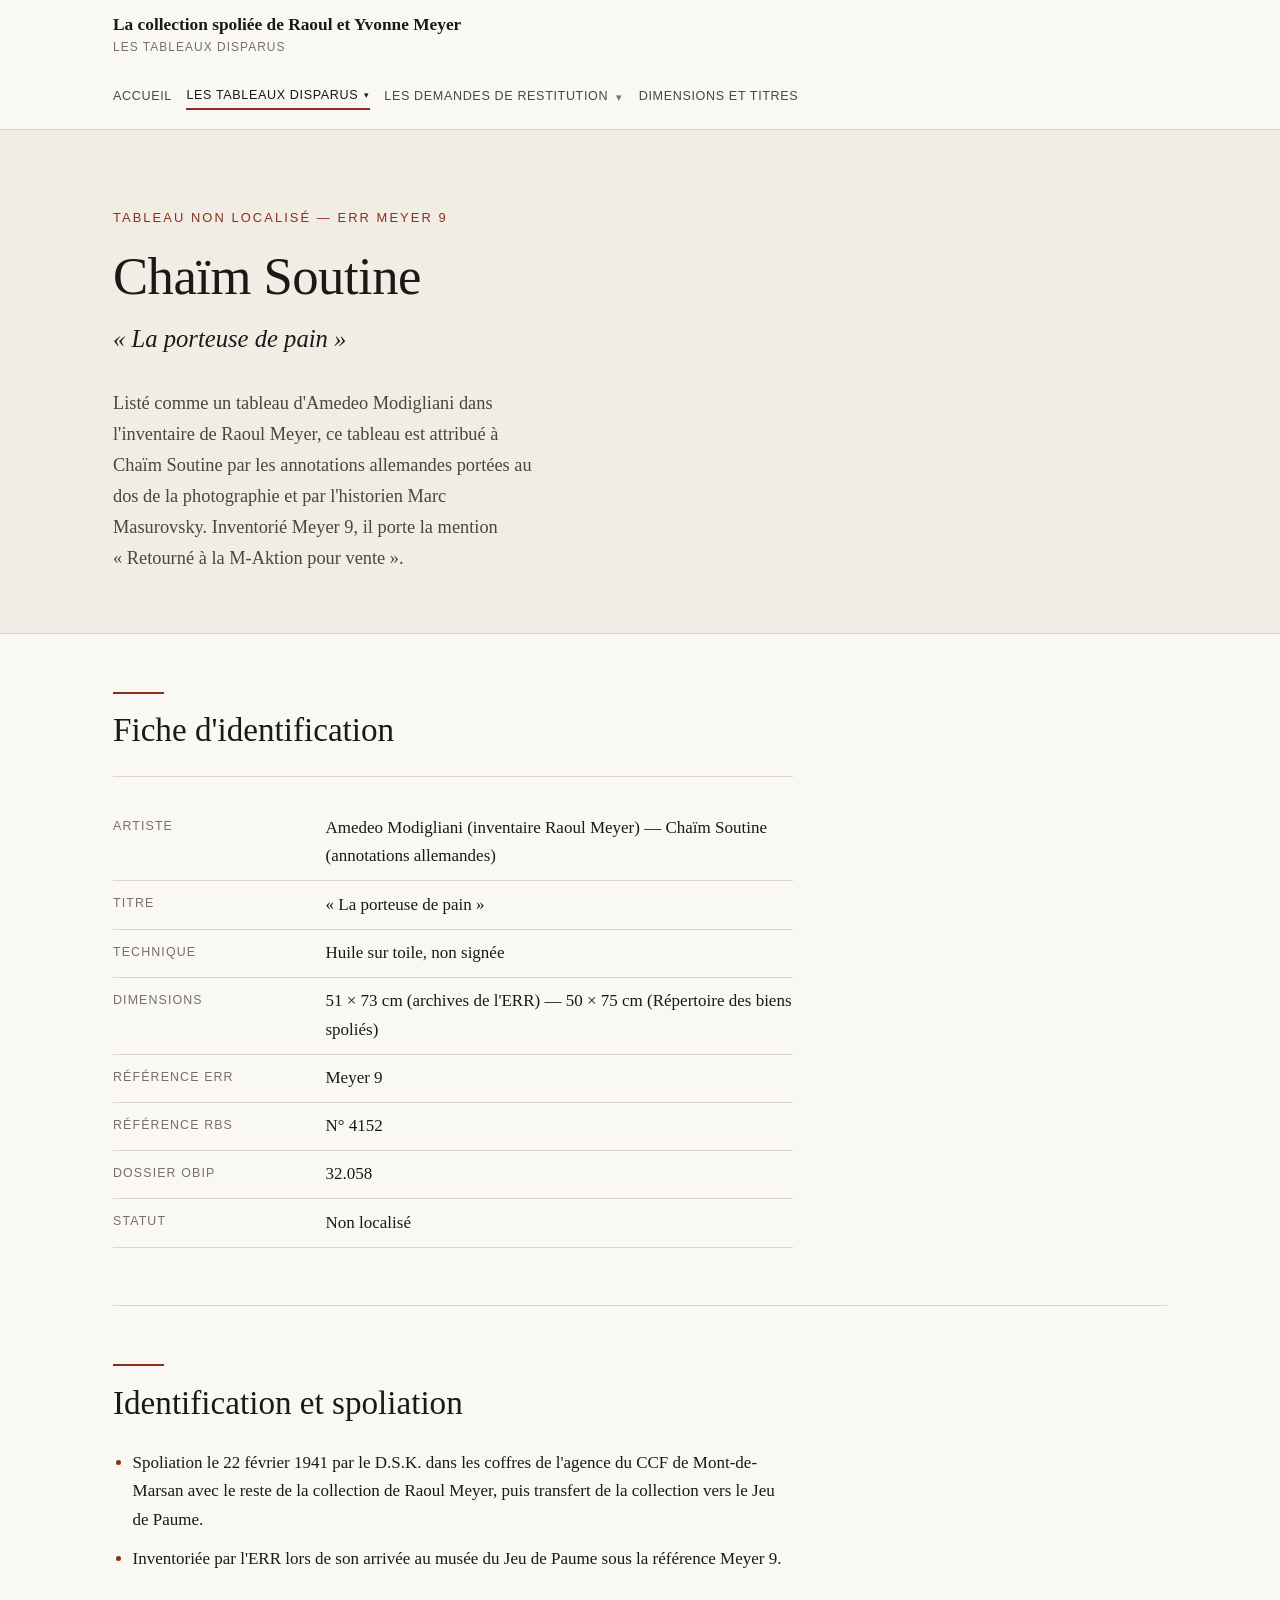
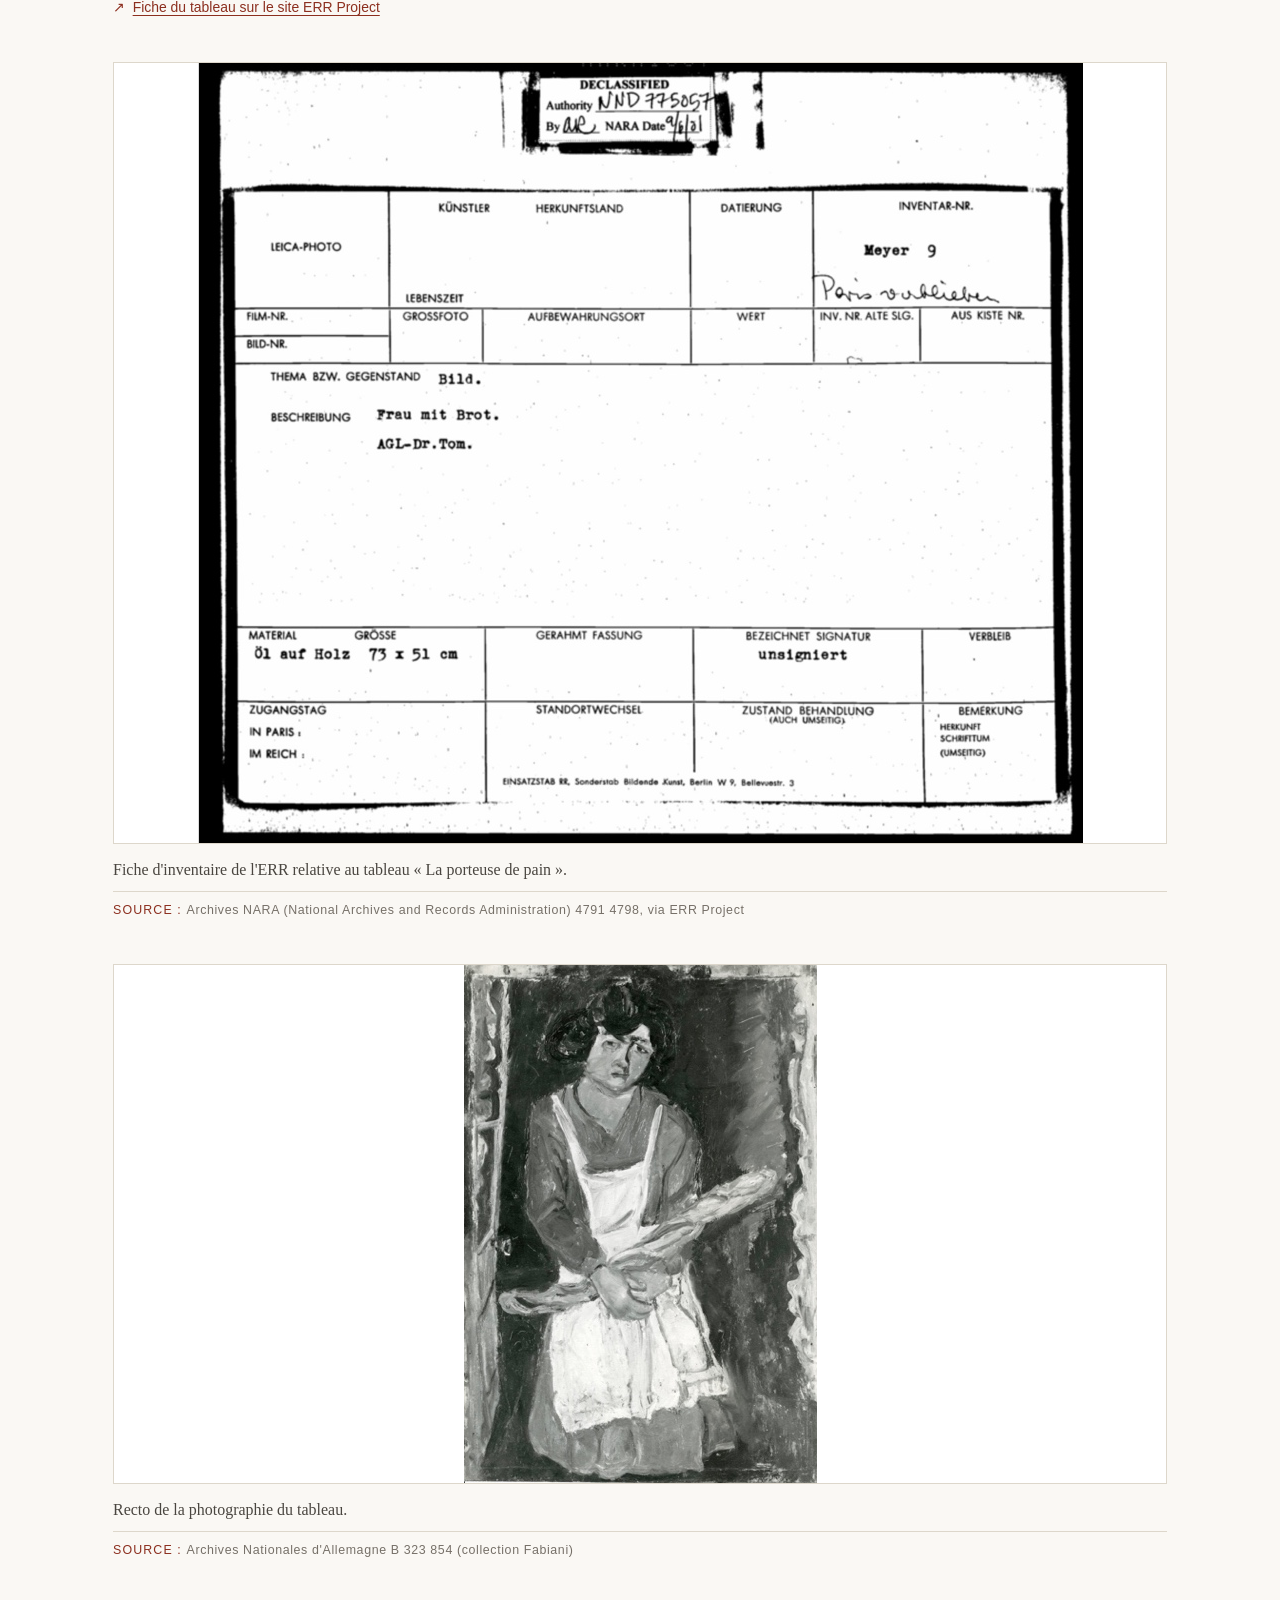
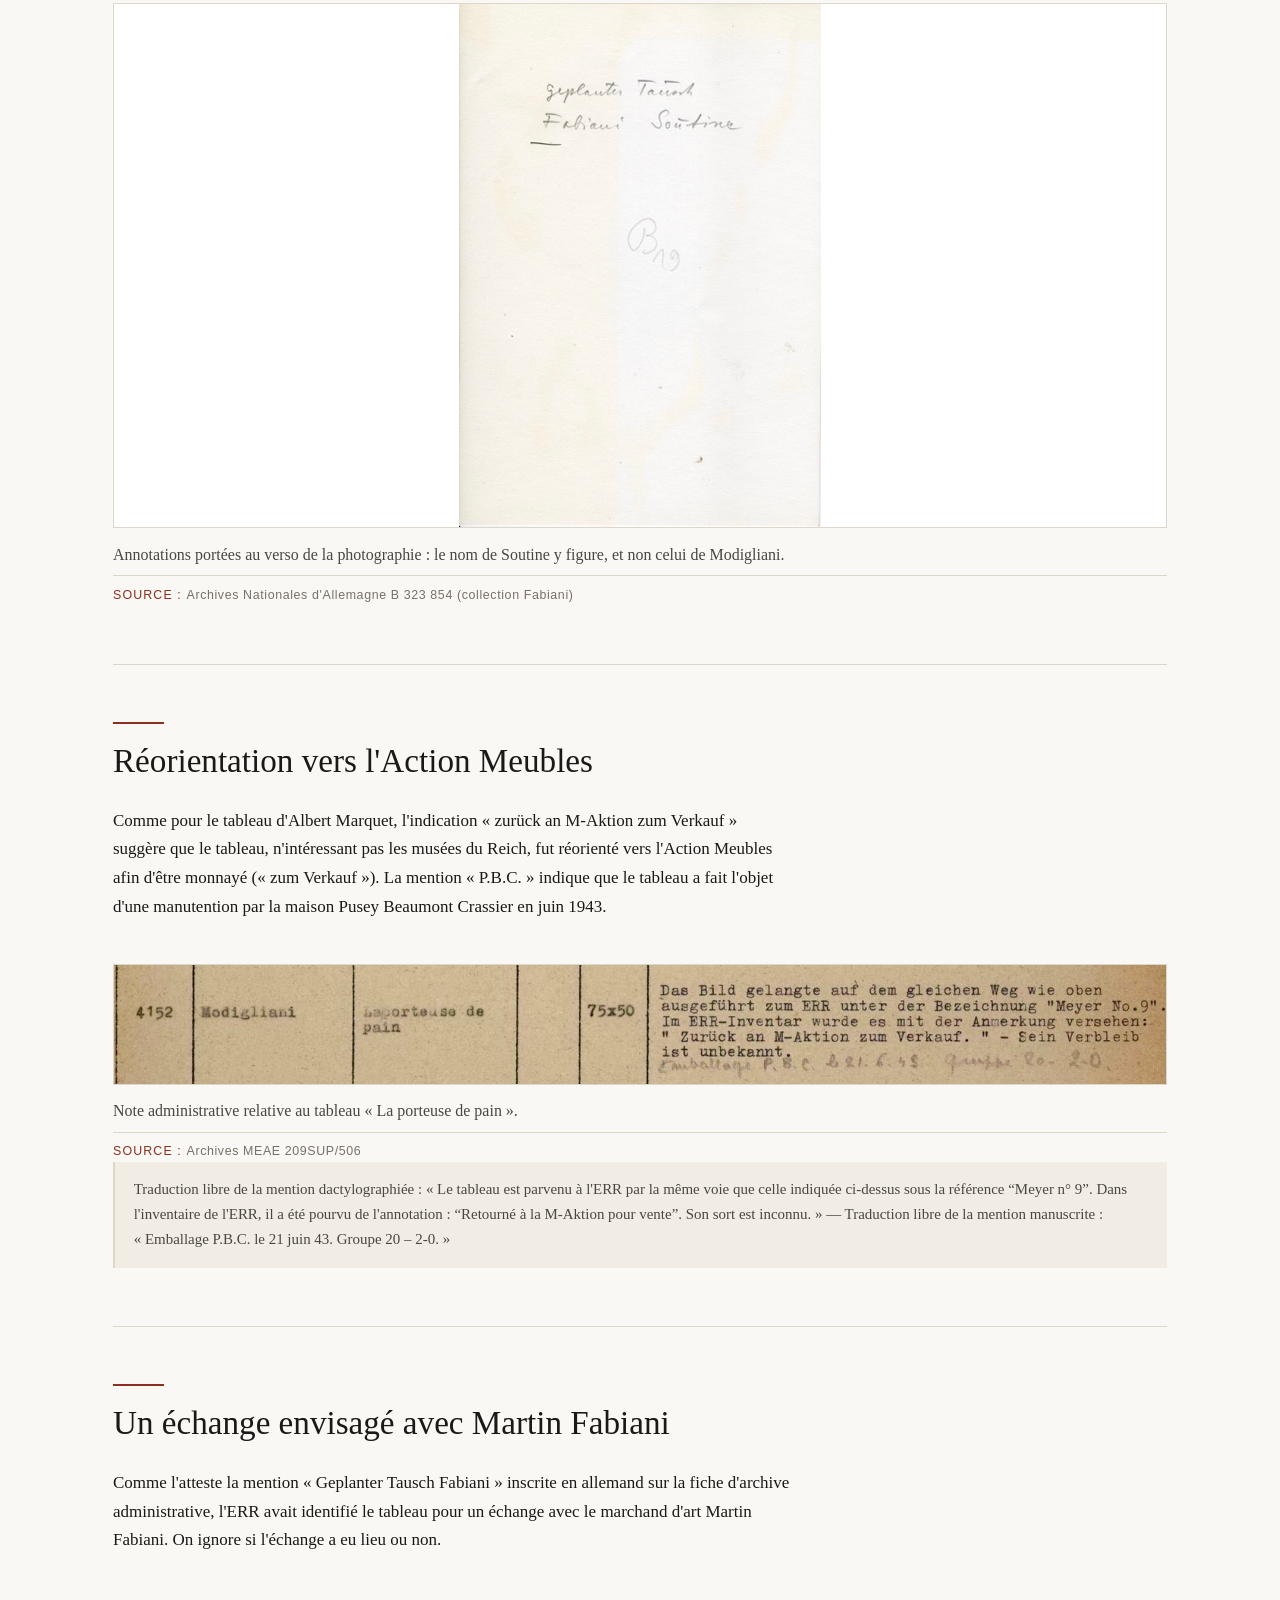
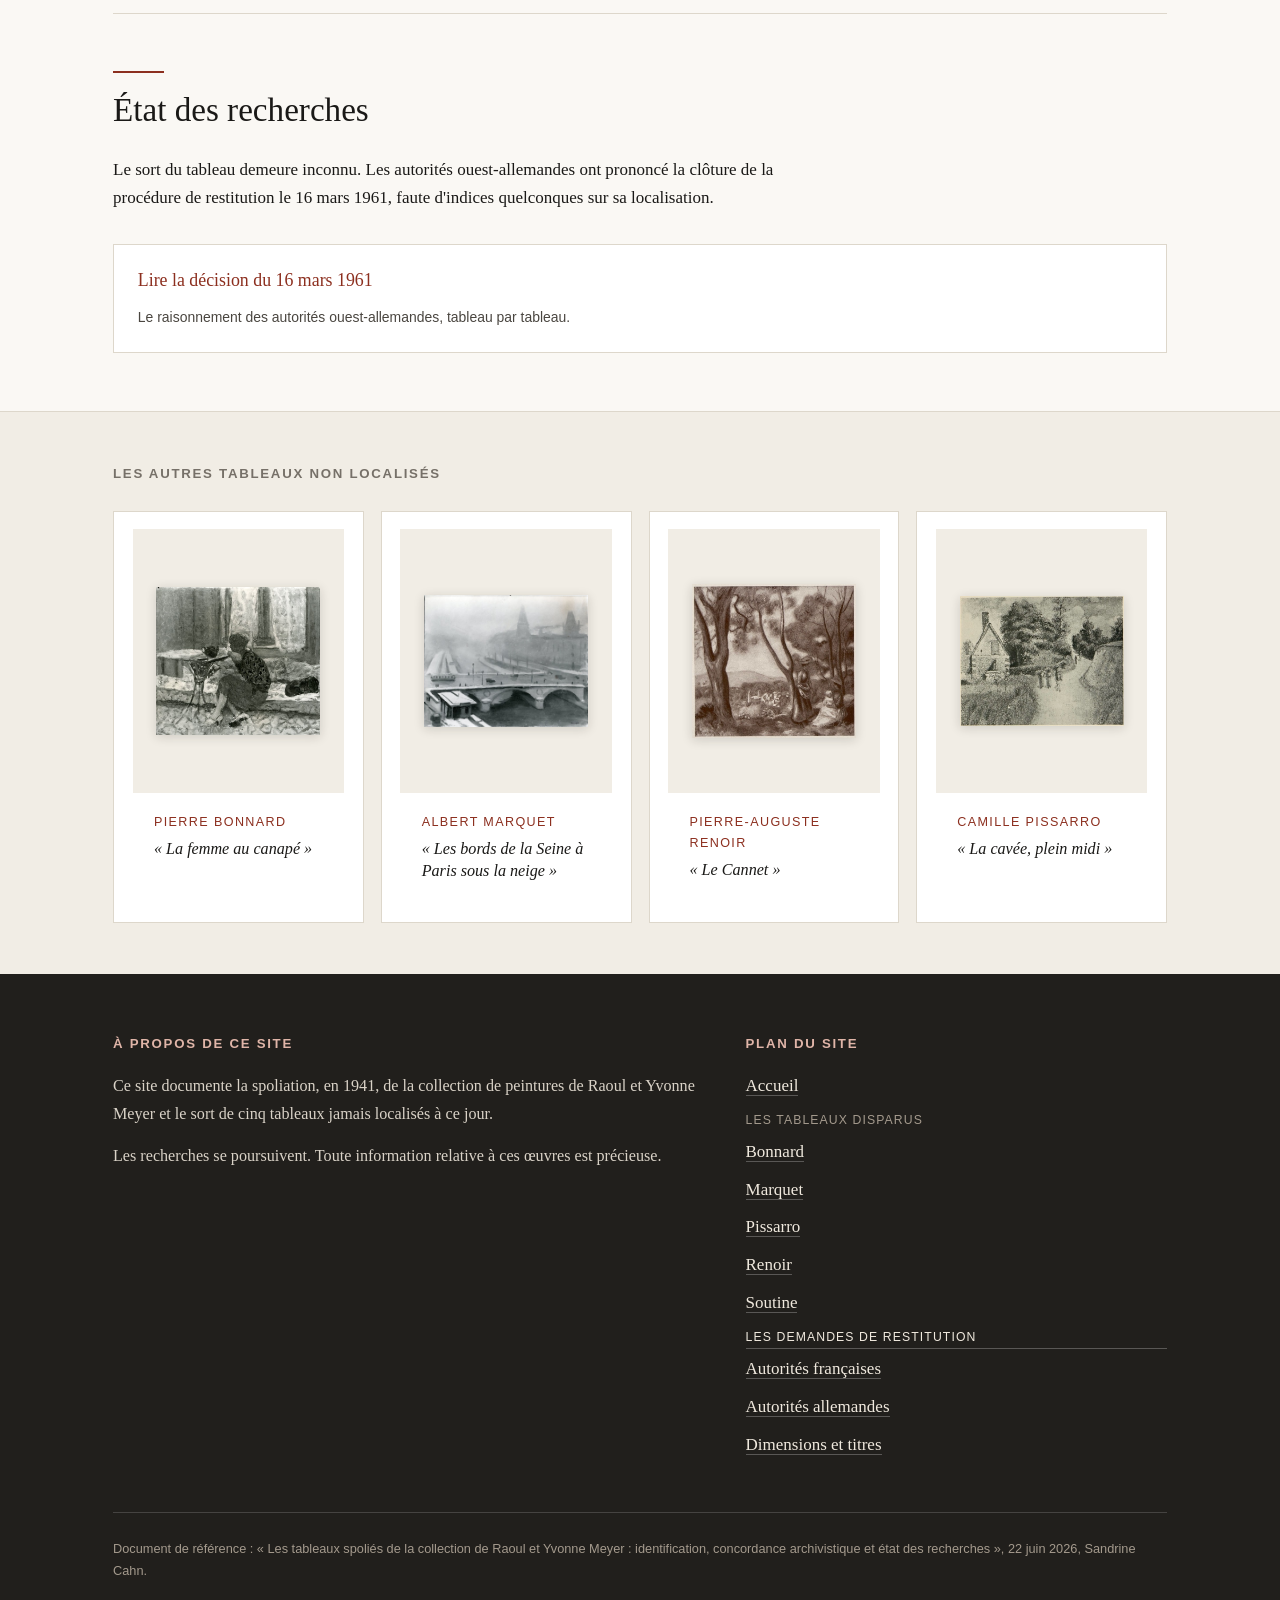
<file: tableaux/modigliani-soutine.html>
<!DOCTYPE html>
<!--
  ============================================================================
   PAGE DE MISE EN PAGE — NE CONTIENT AUCUN TEXTE DU SITE.
   Le texte et les images de cette page se trouvent dans le fichier :
       contenu/modigliani-soutine.json
   Modifiez ce fichier de contenu, jamais celui-ci.
  ============================================================================
-->
<html lang="fr">
<head>
  <meta charset="utf-8">
  <meta name="viewport" content="width=device-width, initial-scale=1">
  <title>Modigliani ou Soutine, « La porteuse de pain » — La collection spoliée de Raoul et Yvonne Meyer</title>
  <meta name="description" content="Le tableau « La porteuse de pain », inventorié par l'ERR sous la référence Meyer 9 : identification, question de l'attribution et références d'archives.">
  <meta name="color-scheme" content="light">
  <link rel="stylesheet" href="../assets/css/style.css">
</head>
<body data-page="modigliani-soutine" data-lien="tableaux/modigliani-soutine.html" data-racine="../">

  <a class="lien-evitement" href="#contenu-principal">Aller au contenu principal</a>

  <!-- L'en-tête et le menu sont fabriqués à partir de contenu/site.json -->
  <header class="entete" id="entete"></header>

  <!-- Le contenu est fabriqué à partir de contenu/modigliani-soutine.json -->
  <main id="contenu-principal">
    <noscript>
      <div class="message-aide">
        <h2>JavaScript est désactivé dans votre navigateur</h2>
        <p>Ce site a besoin de JavaScript pour afficher ses textes et ses images.
           Veuillez l'activer dans les réglages de votre navigateur, puis recharger la page.</p>
      </div>
    </noscript>
  </main>

  <!-- Le pied de page est fabriqué à partir de contenu/site.json -->
  <footer class="pied" id="pied"></footer>

  <script src="../assets/js/site.js"></script>
</body>
</html>
</file>
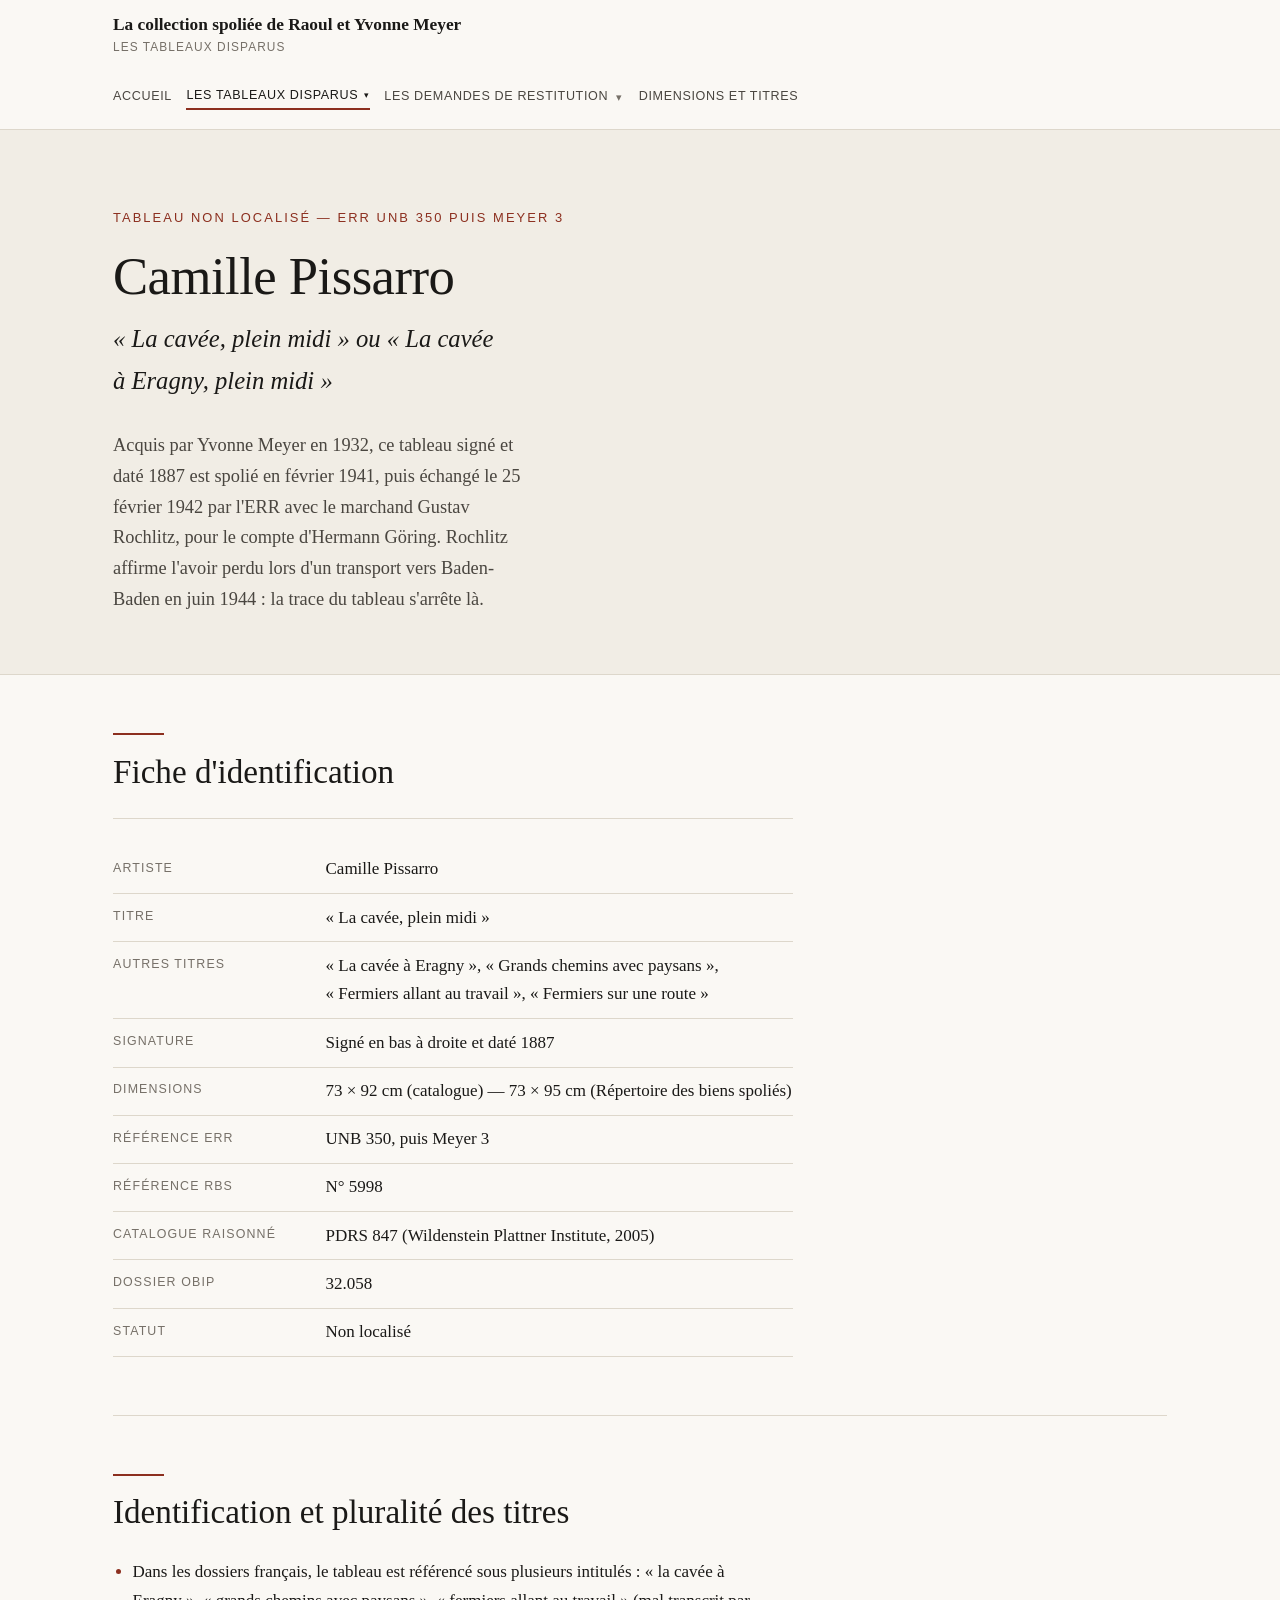
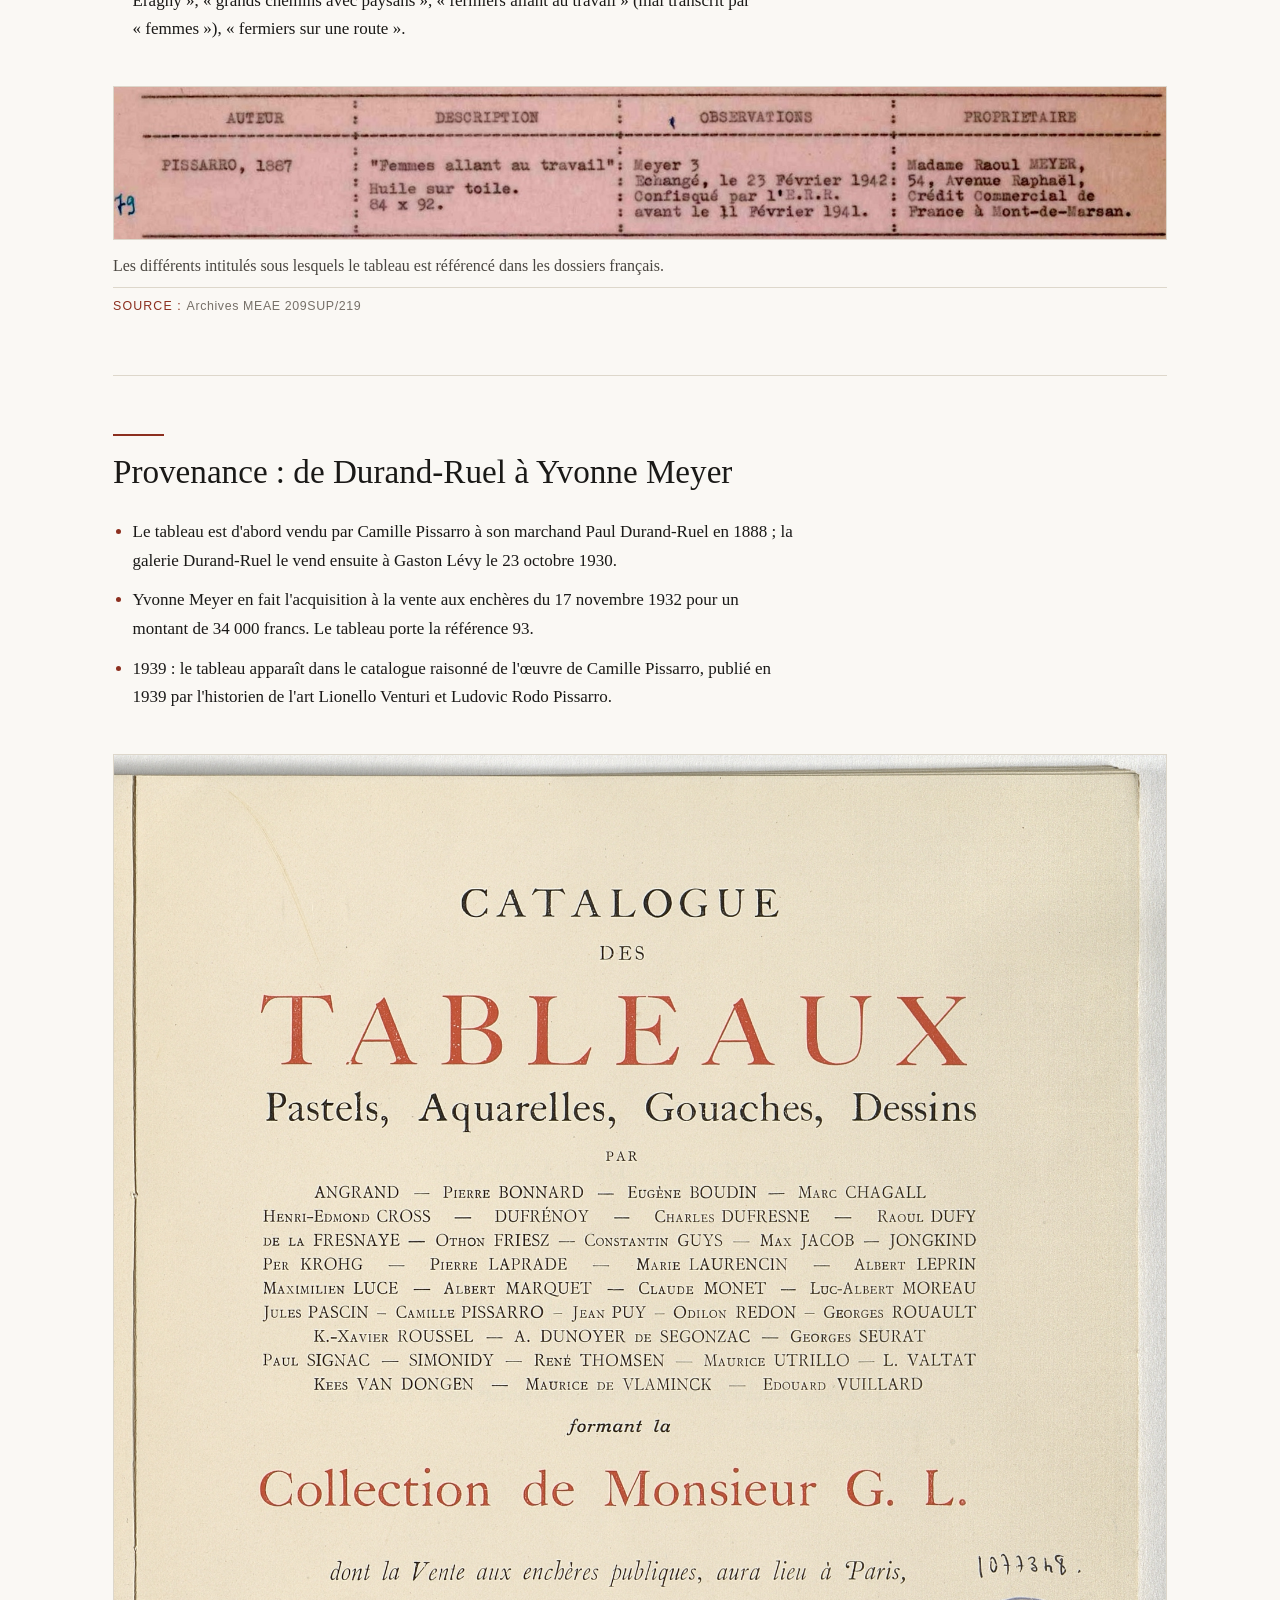
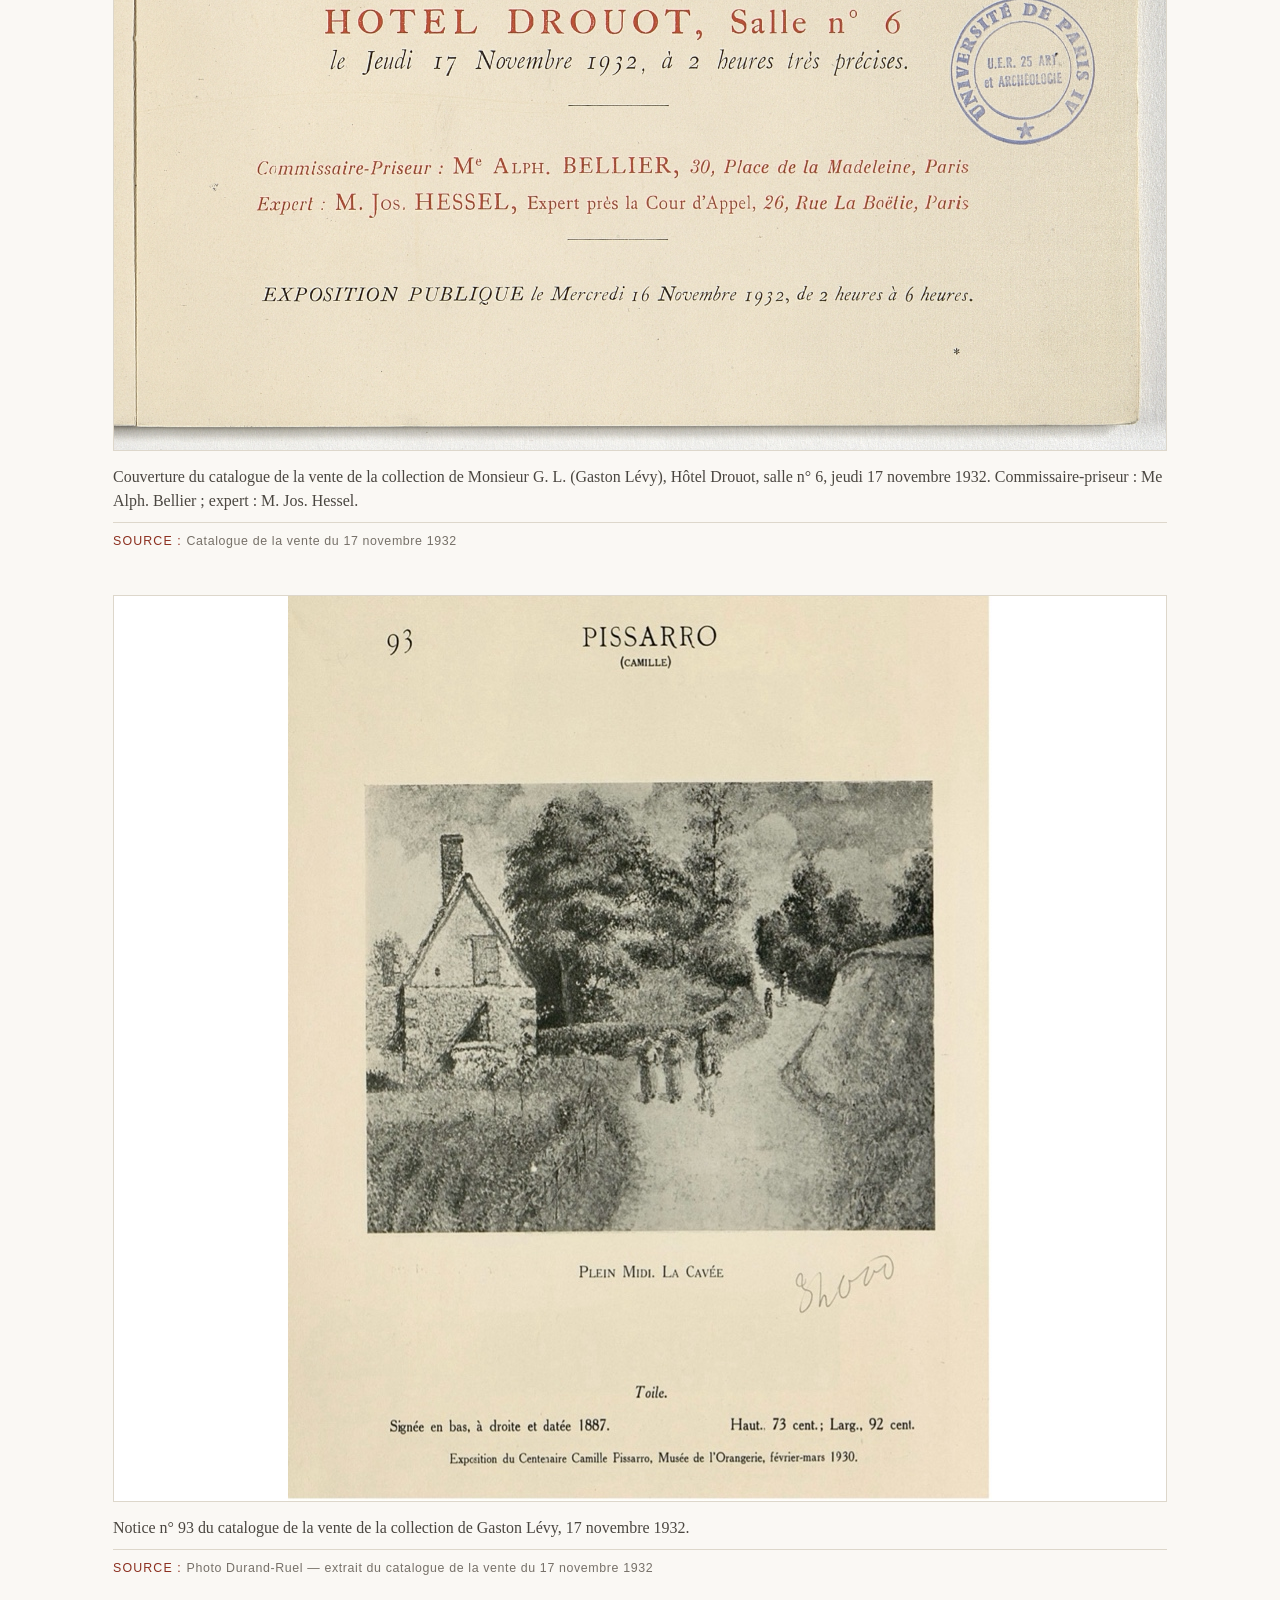
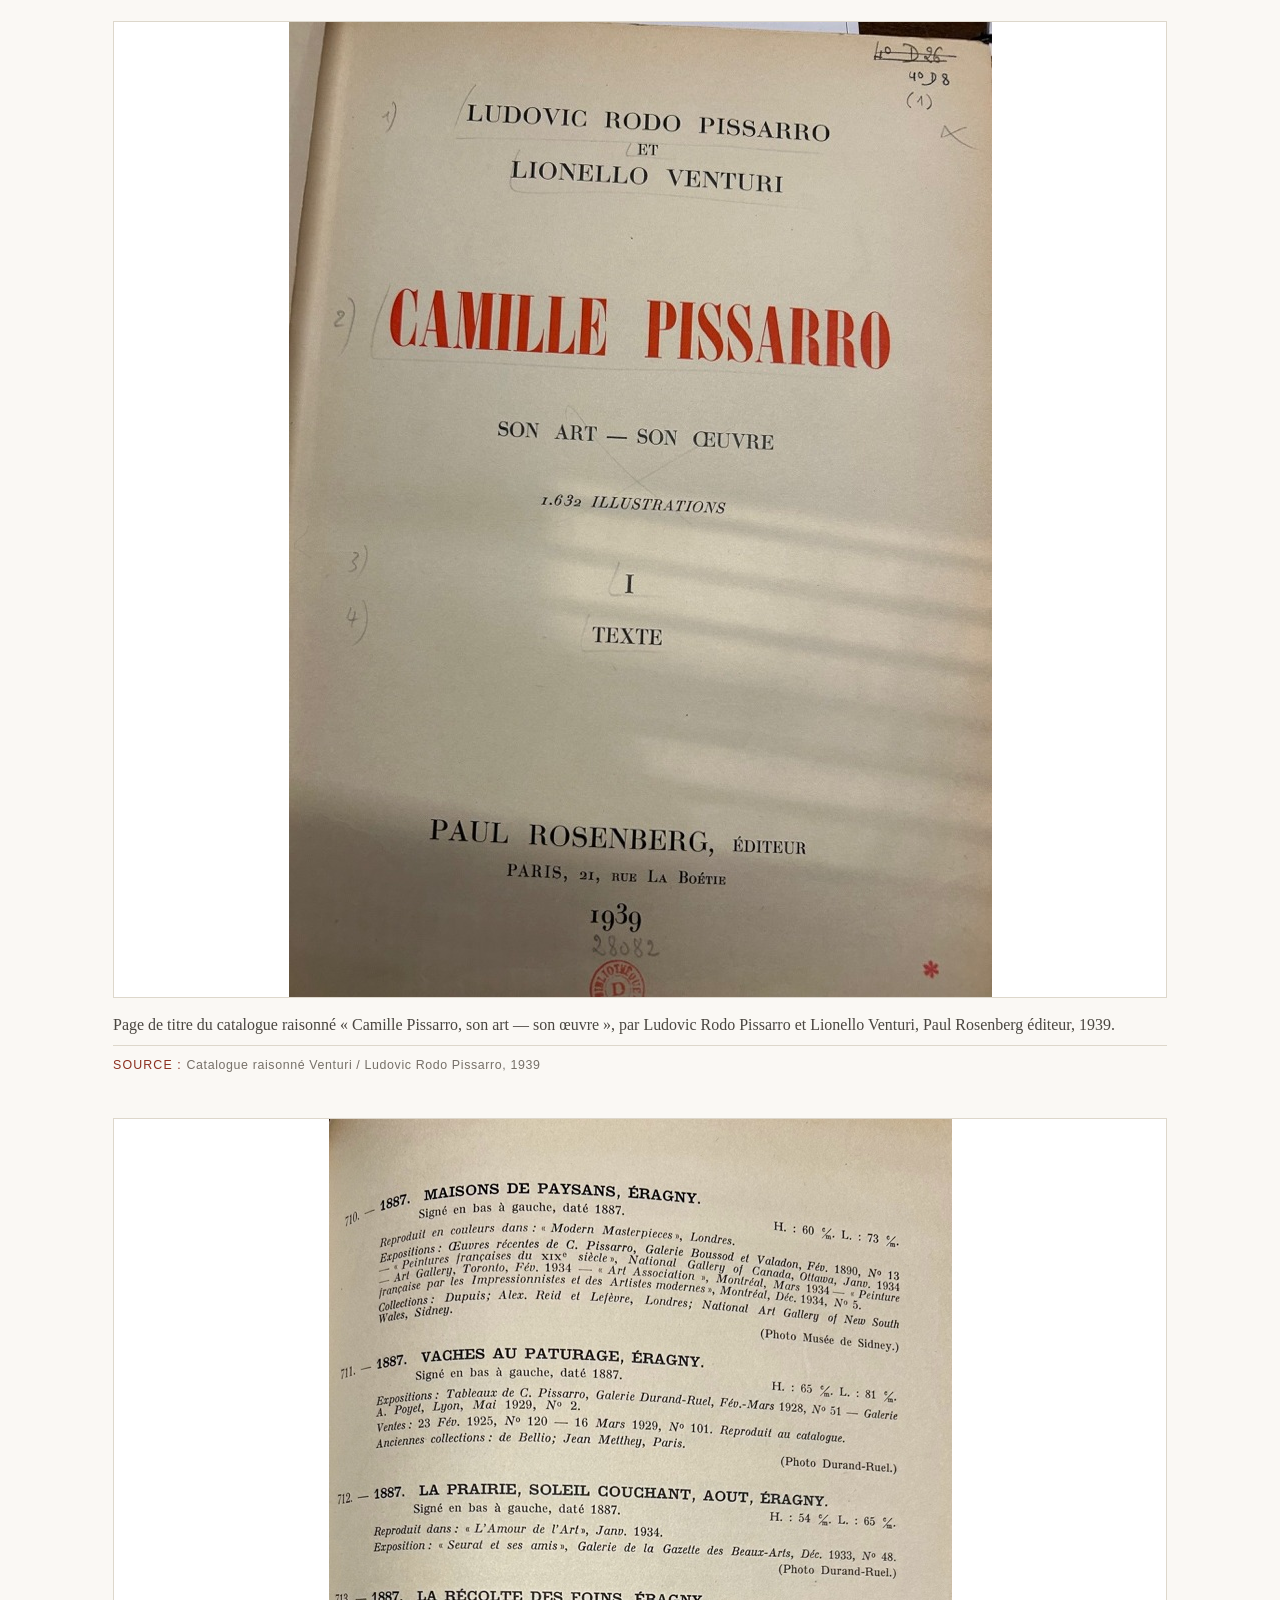
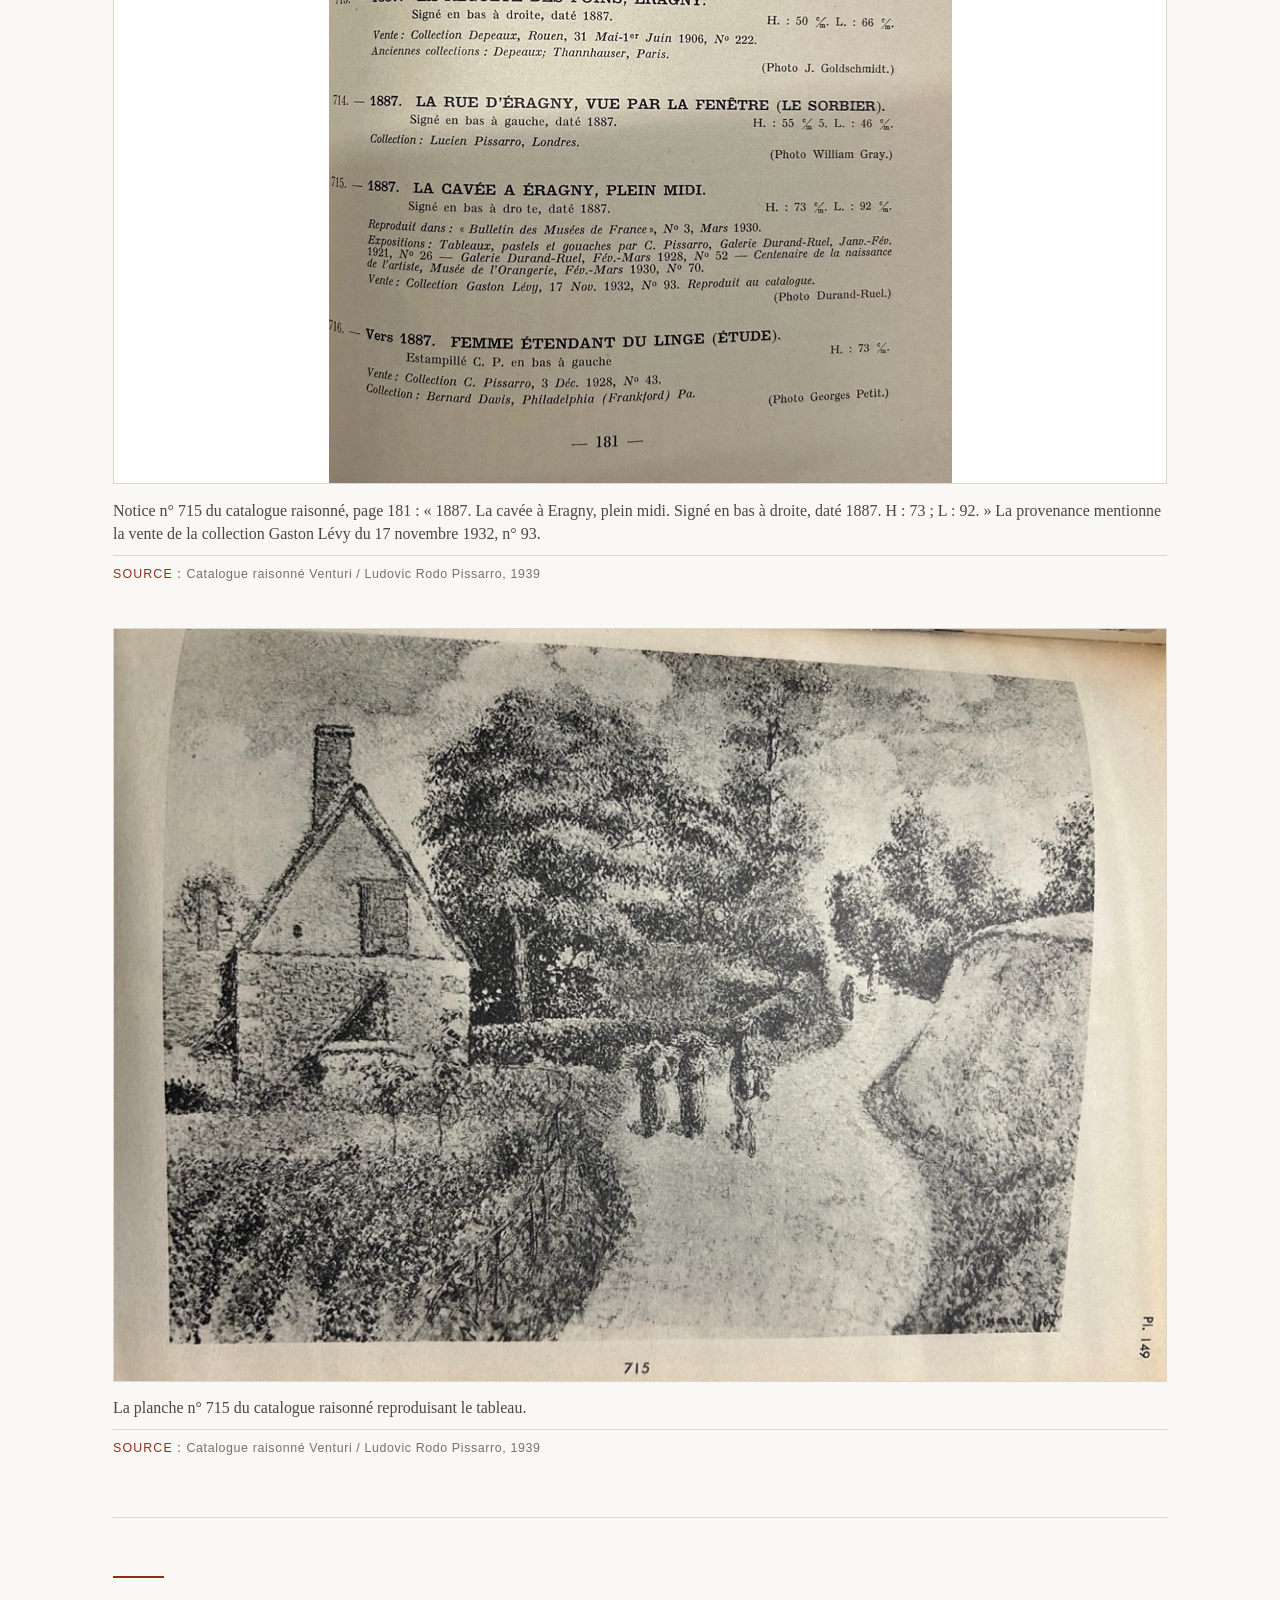
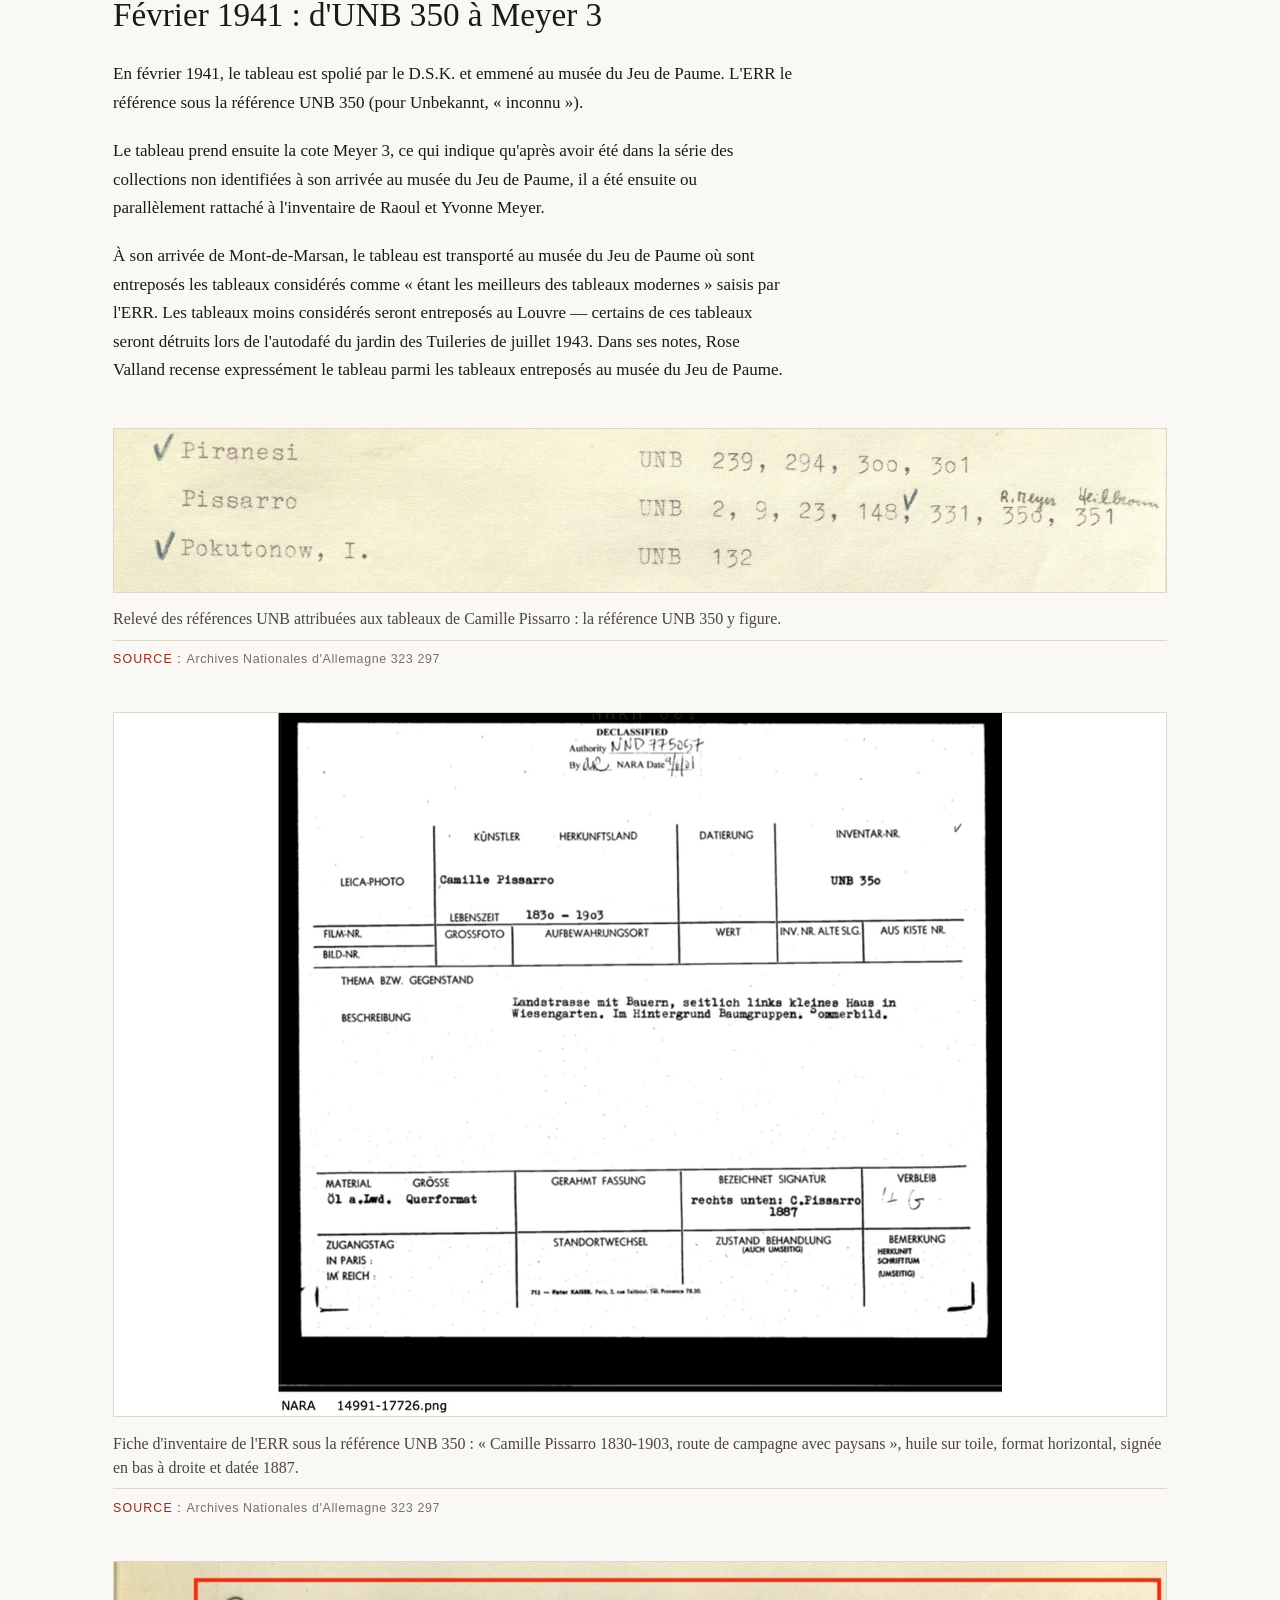
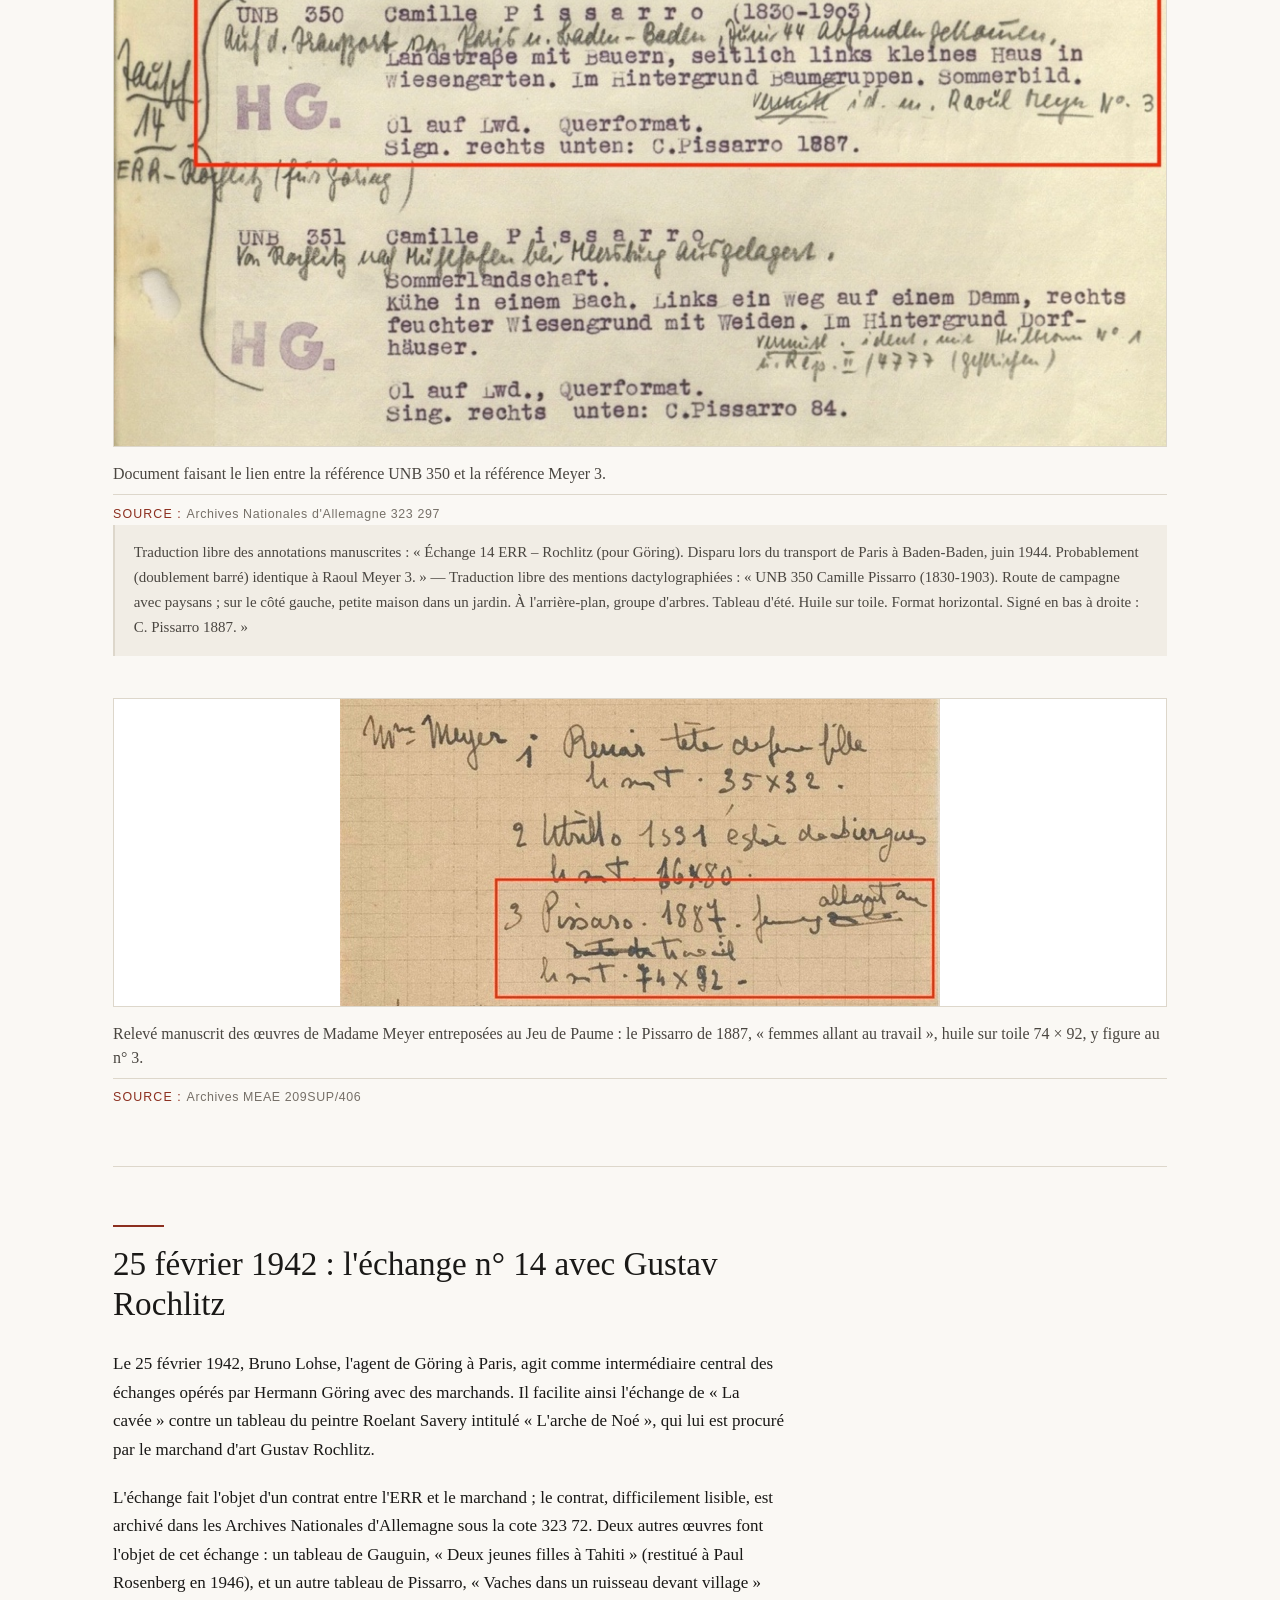
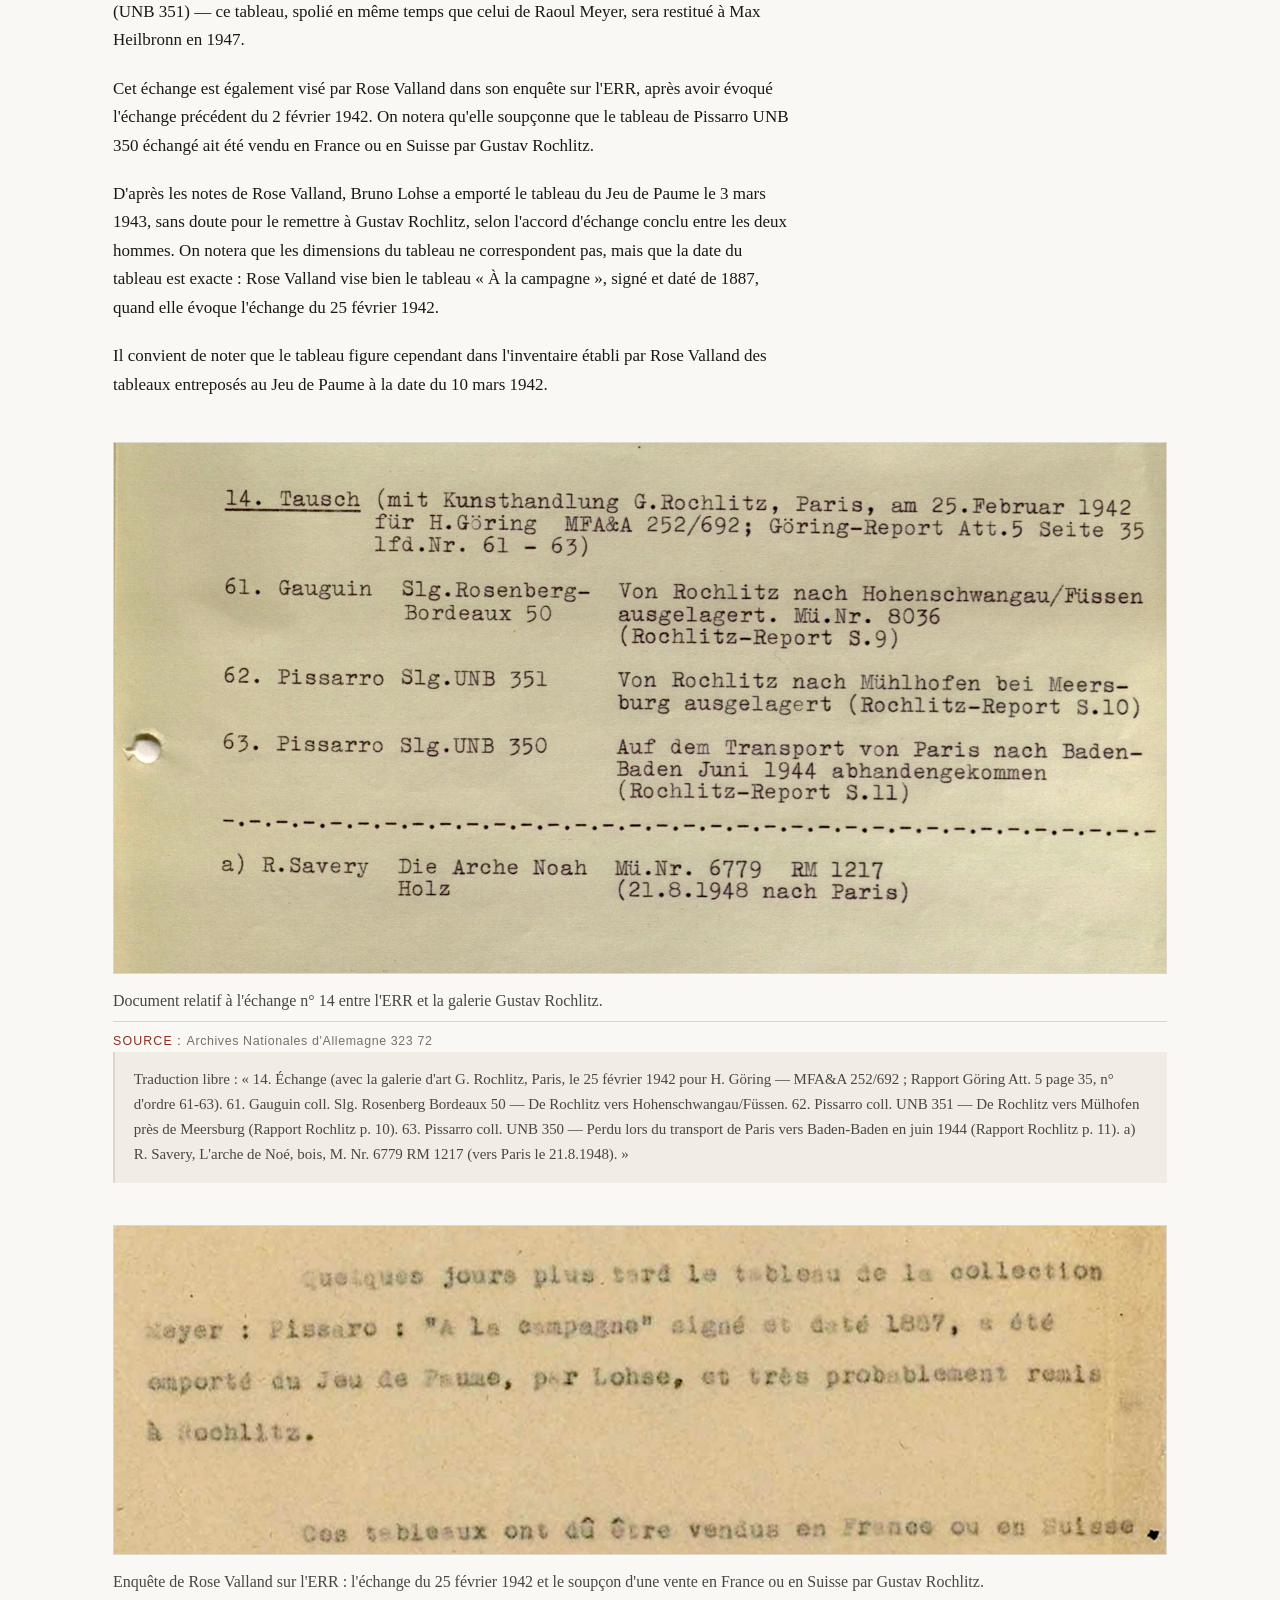
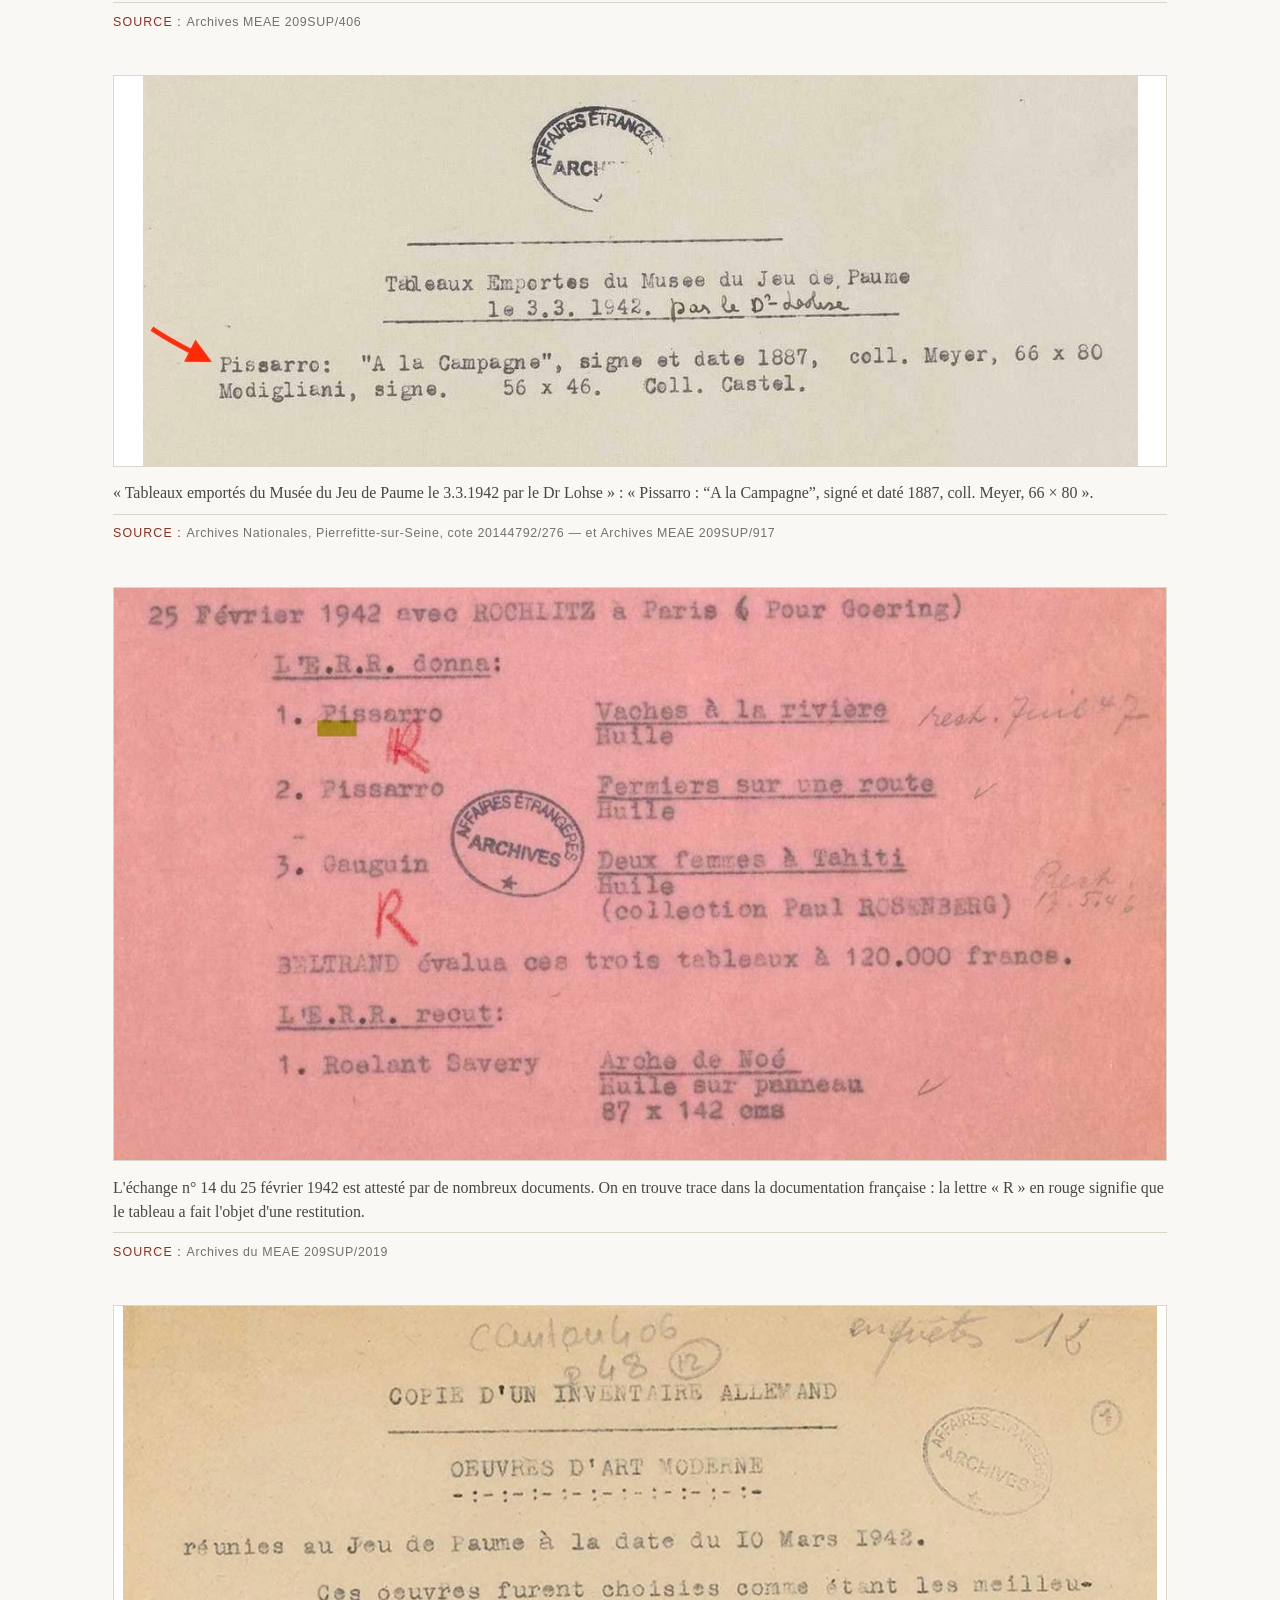
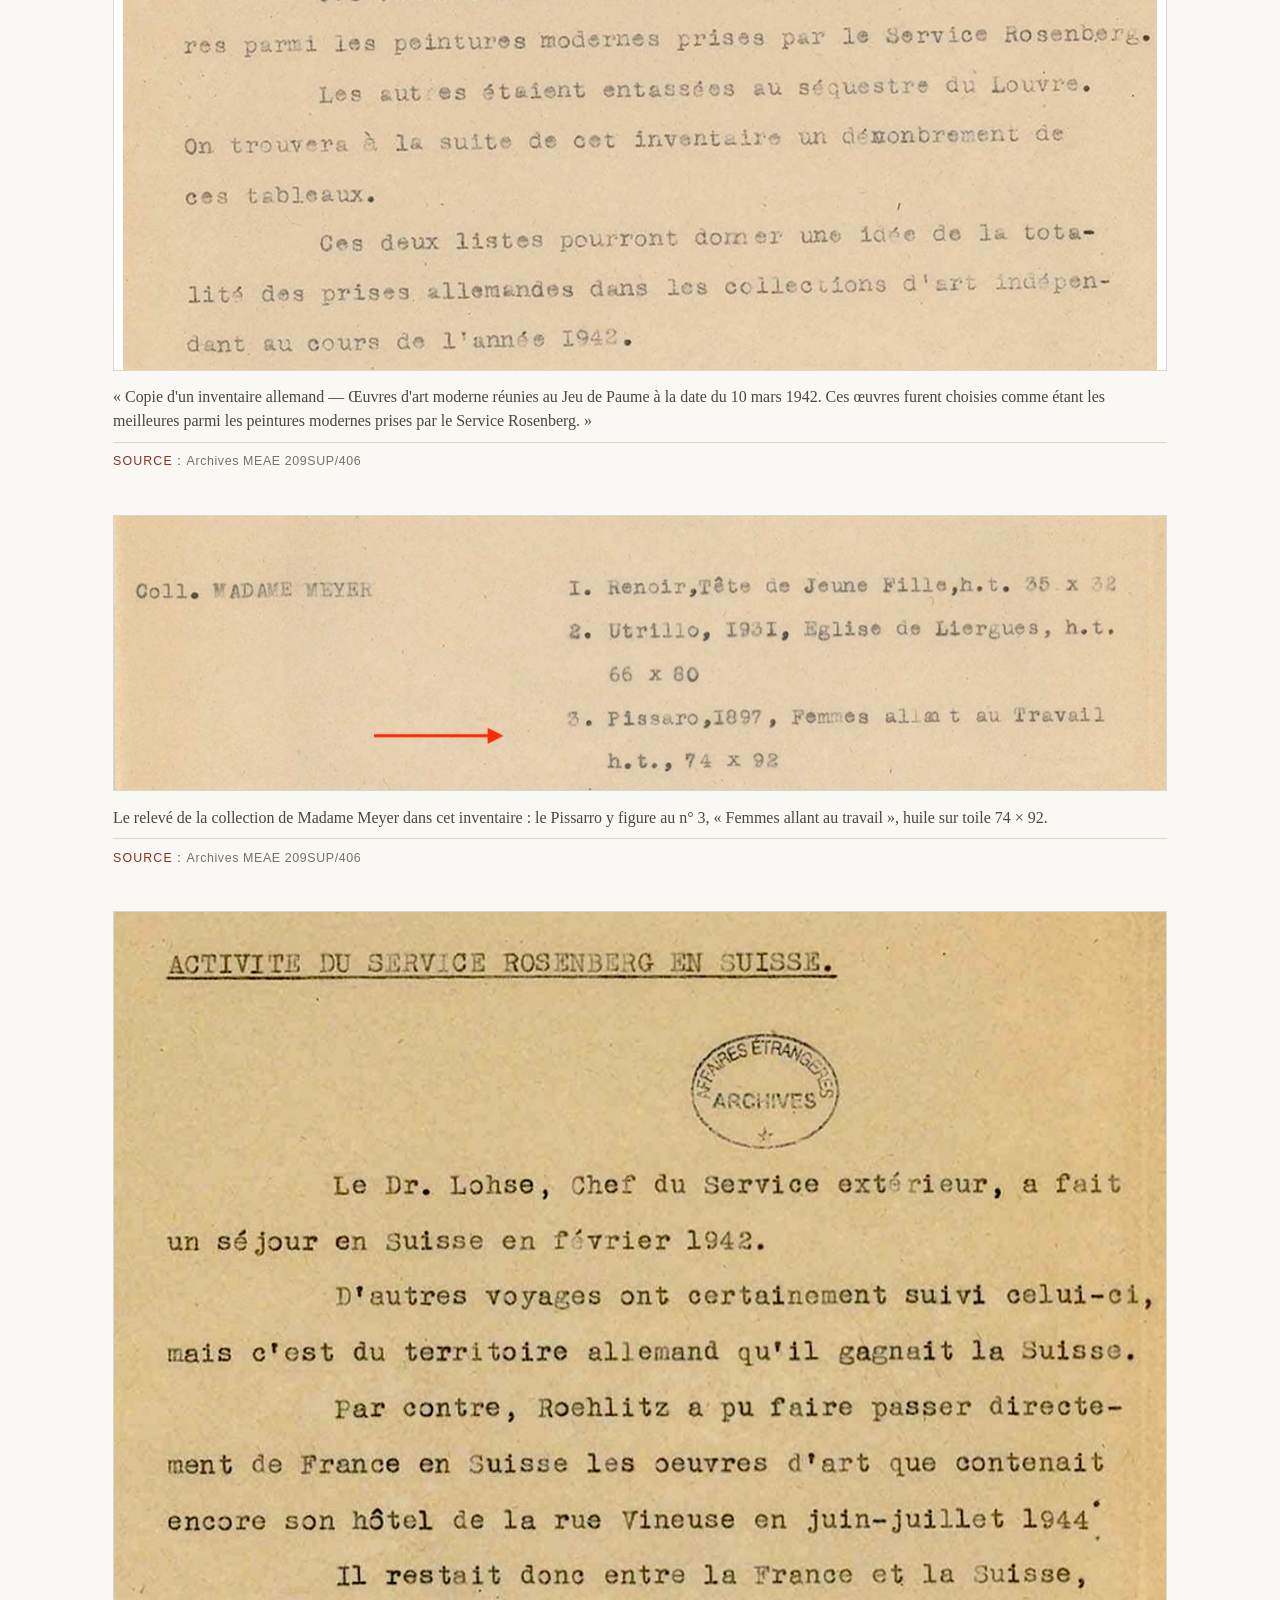
<file: tableaux/pissarro.html>
<!DOCTYPE html>
<!--
  ============================================================================
   PAGE DE MISE EN PAGE — NE CONTIENT AUCUN TEXTE DU SITE.
   Le texte et les images de cette page se trouvent dans le fichier :
       contenu/pissarro.json
   Modifiez ce fichier de contenu, jamais celui-ci.
  ============================================================================
-->
<html lang="fr">
<head>
  <meta charset="utf-8">
  <meta name="viewport" content="width=device-width, initial-scale=1">
  <title>Camille Pissarro, « La cavée, plein midi » — La collection spoliée de Raoul et Yvonne Meyer</title>
  <meta name="description" content="Le tableau de Camille Pissarro « La cavée, plein midi », référencé UNB 350 puis Meyer 3, échangé par l'ERR avec le marchand Gustav Rochlitz en février 1942.">
  <meta name="color-scheme" content="light">
  <link rel="stylesheet" href="../assets/css/style.css">
</head>
<body data-page="pissarro" data-lien="tableaux/pissarro.html" data-racine="../">

  <a class="lien-evitement" href="#contenu-principal">Aller au contenu principal</a>

  <!-- L'en-tête et le menu sont fabriqués à partir de contenu/site.json -->
  <header class="entete" id="entete"></header>

  <!-- Le contenu est fabriqué à partir de contenu/pissarro.json -->
  <main id="contenu-principal">
    <noscript>
      <div class="message-aide">
        <h2>JavaScript est désactivé dans votre navigateur</h2>
        <p>Ce site a besoin de JavaScript pour afficher ses textes et ses images.
           Veuillez l'activer dans les réglages de votre navigateur, puis recharger la page.</p>
      </div>
    </noscript>
  </main>

  <!-- Le pied de page est fabriqué à partir de contenu/site.json -->
  <footer class="pied" id="pied"></footer>

  <script src="../assets/js/site.js"></script>
</body>
</html>
</file>
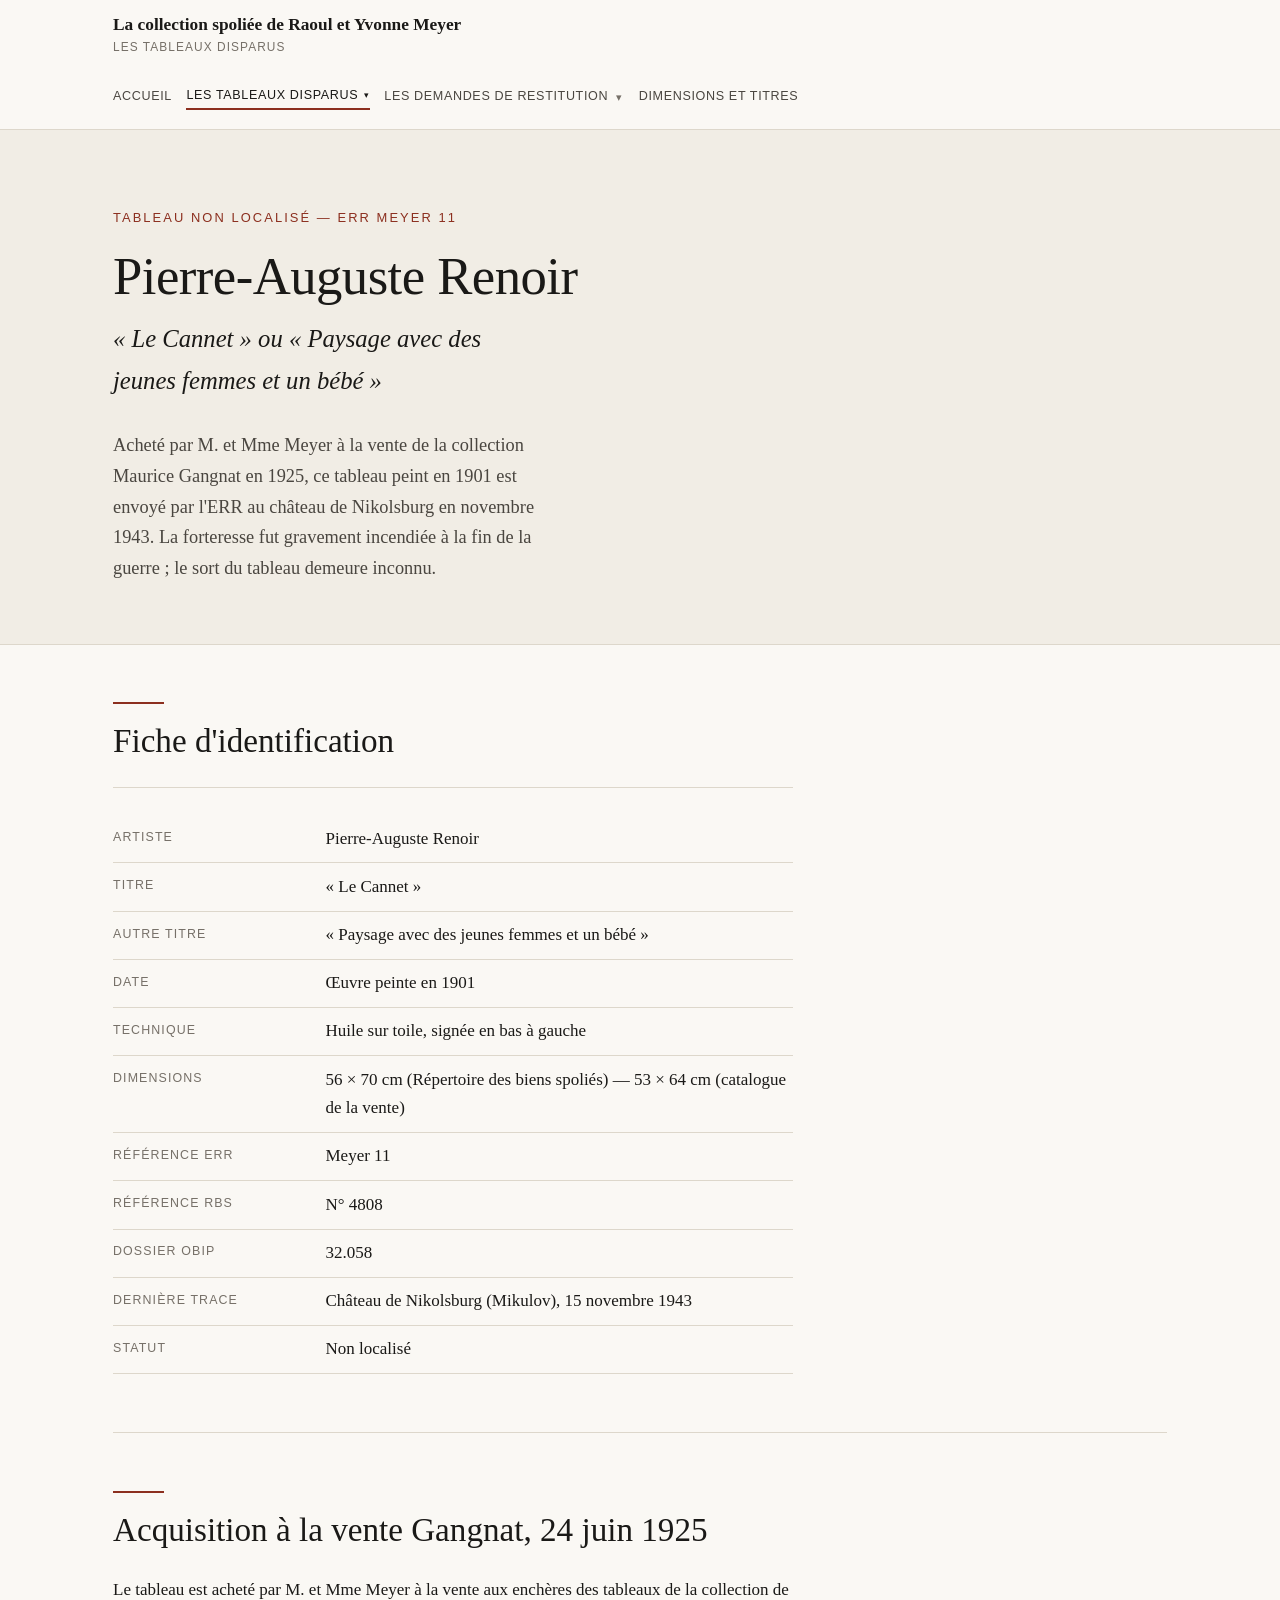
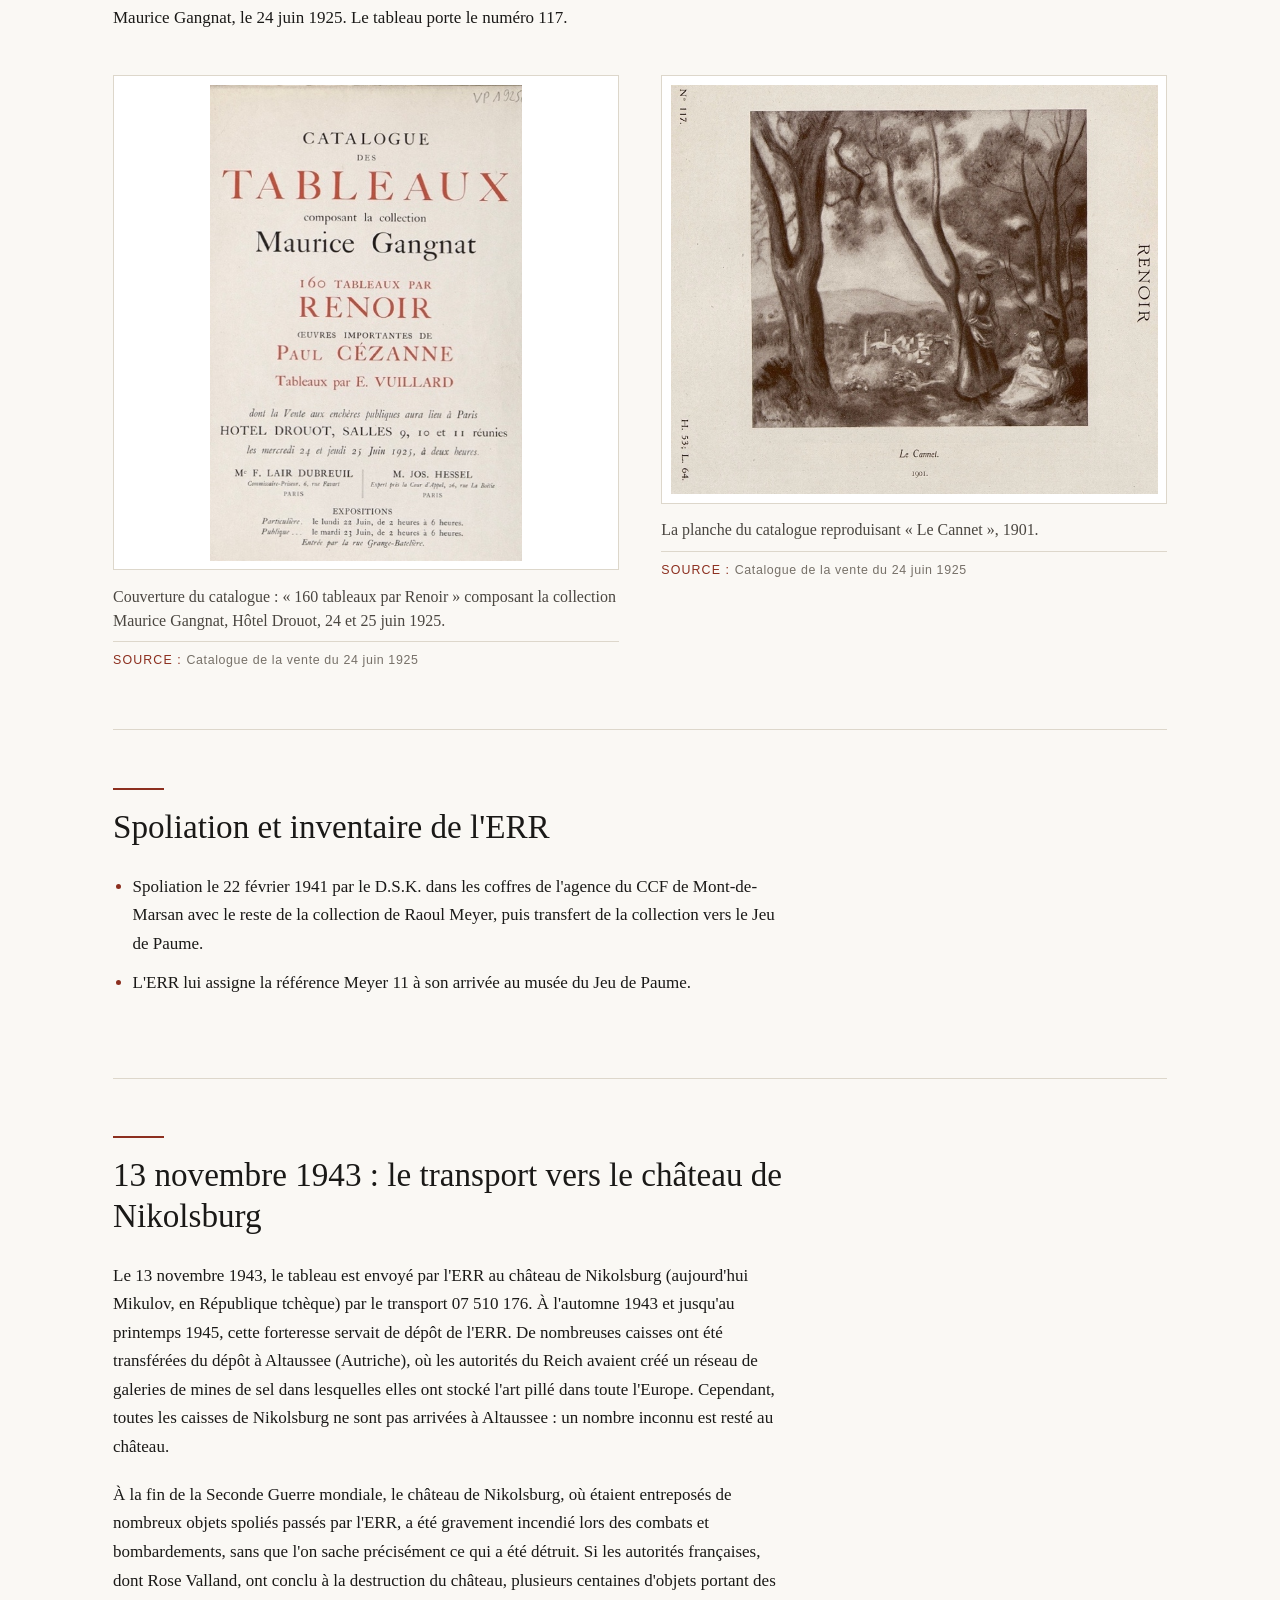
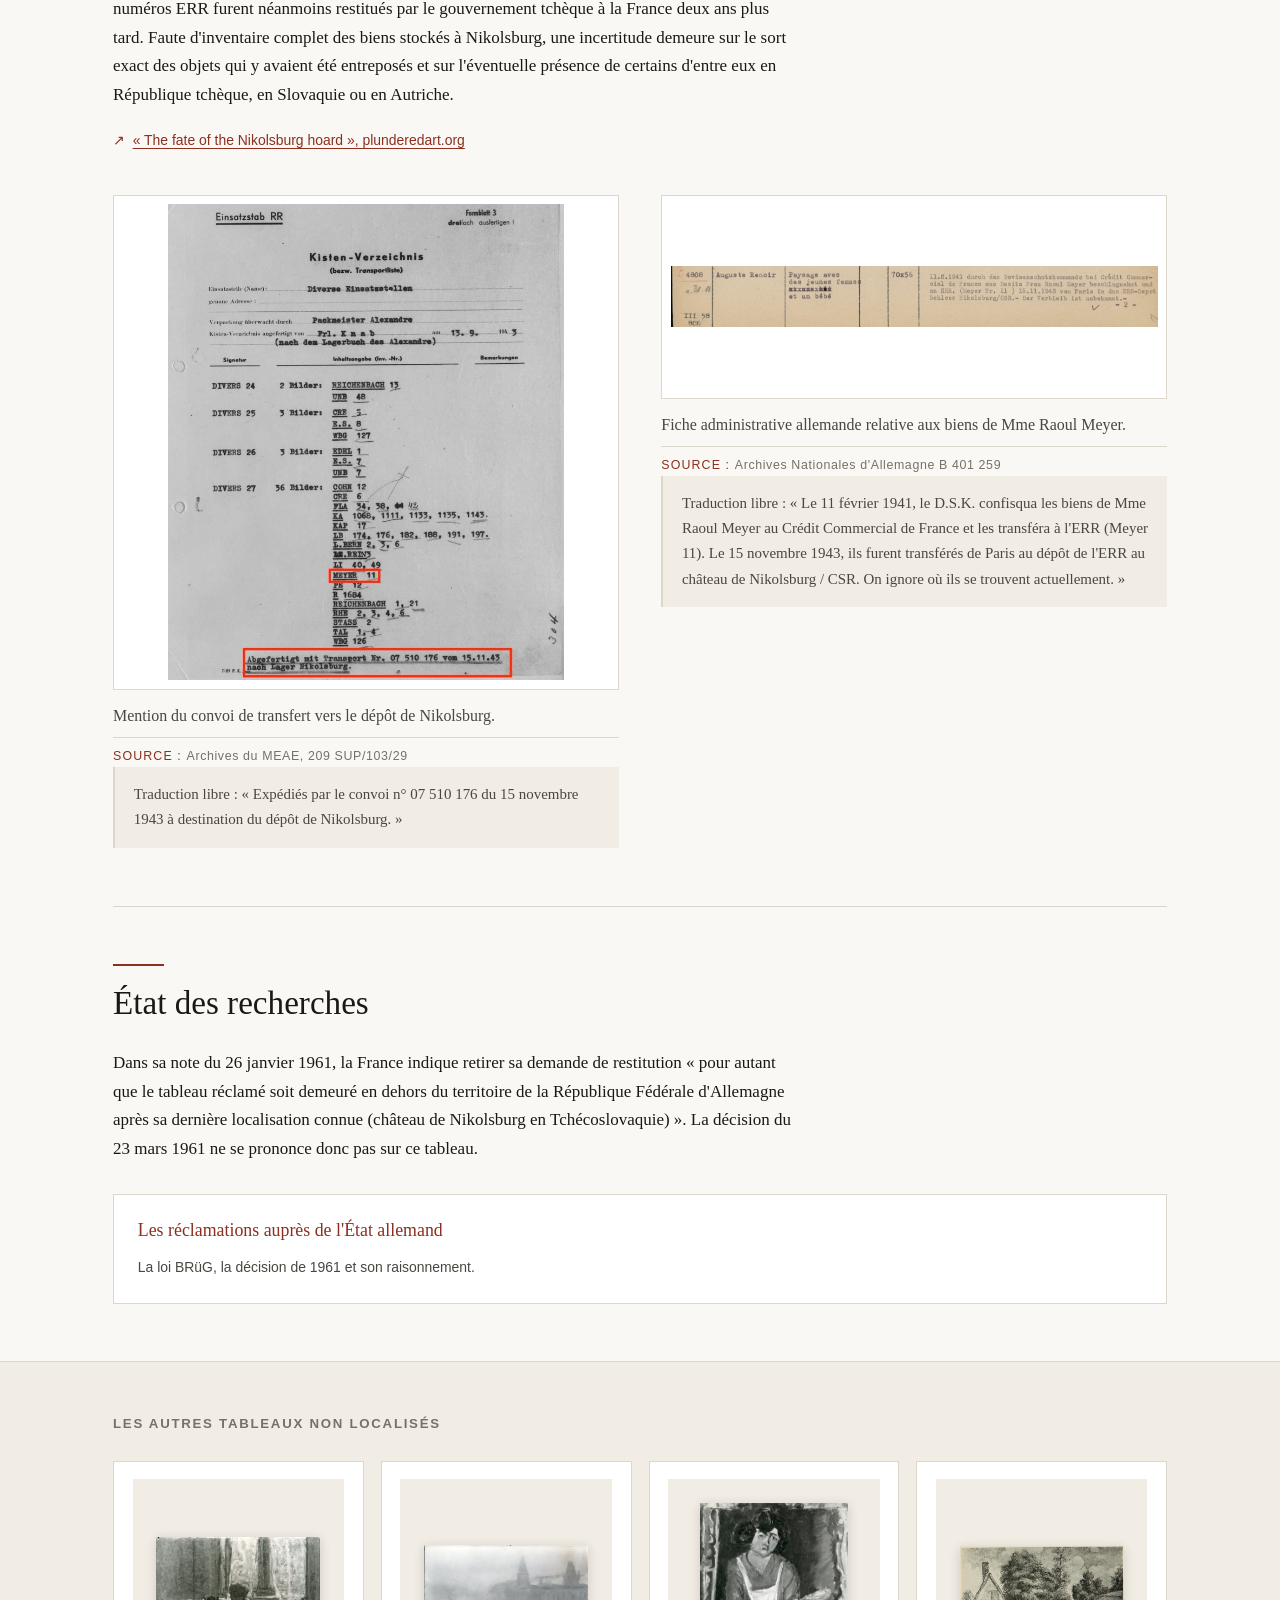
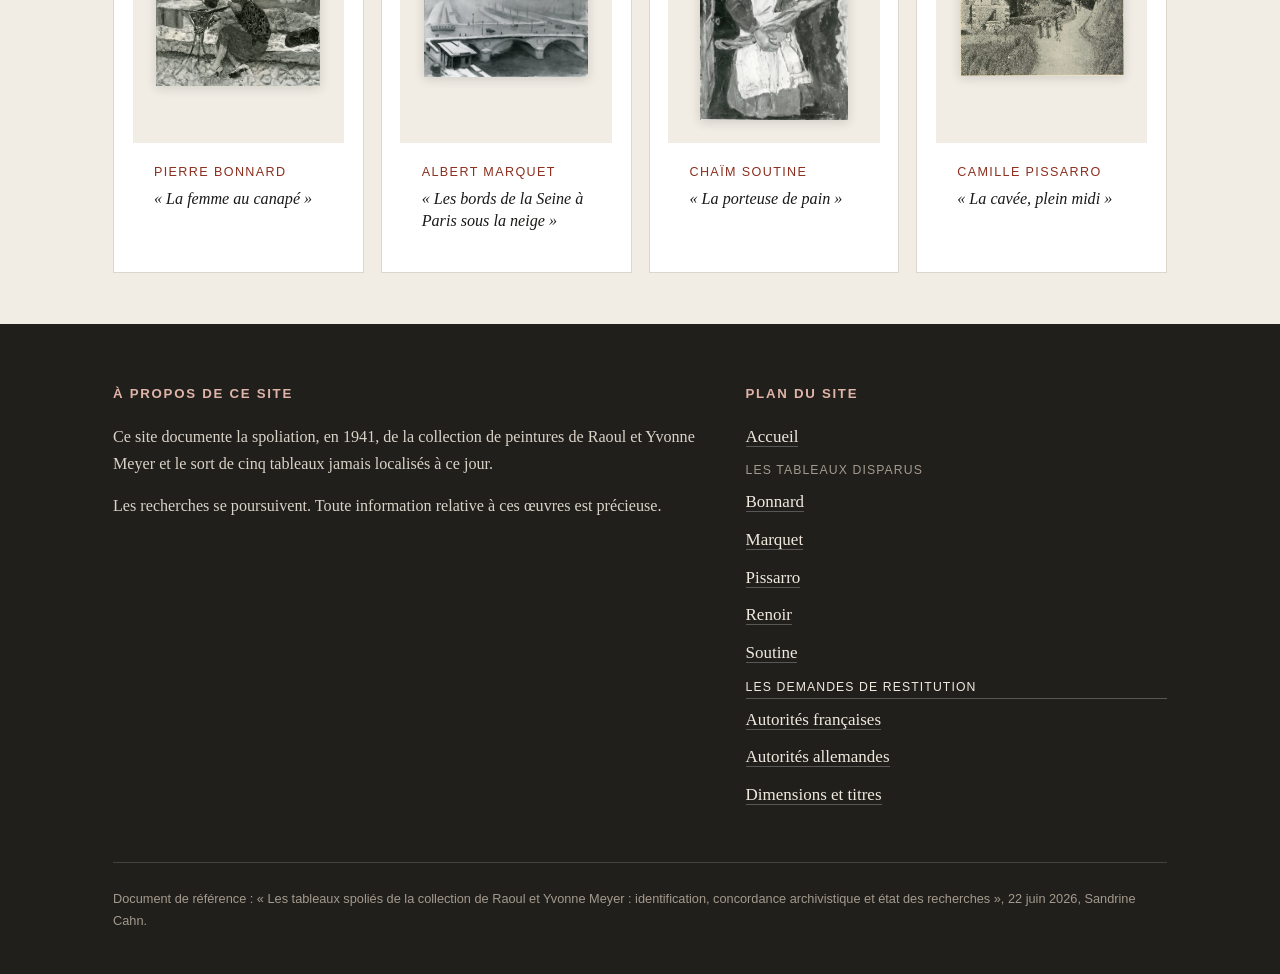
<file: tableaux/renoir.html>
<!DOCTYPE html>
<!--
  ============================================================================
   PAGE DE MISE EN PAGE — NE CONTIENT AUCUN TEXTE DU SITE.
   Le texte et les images de cette page se trouvent dans le fichier :
       contenu/renoir.json
   Modifiez ce fichier de contenu, jamais celui-ci.
  ============================================================================
-->
<html lang="fr">
<head>
  <meta charset="utf-8">
  <meta name="viewport" content="width=device-width, initial-scale=1">
  <title>Pierre-Auguste Renoir, « Le Cannet » — La collection spoliée de Raoul et Yvonne Meyer</title>
  <meta name="description" content="Le tableau de Renoir « Le Cannet », inventorié par l'ERR sous la référence Meyer 11 et transféré au château de Nikolsburg en novembre 1943.">
  <meta name="color-scheme" content="light">
  <link rel="stylesheet" href="../assets/css/style.css">
</head>
<body data-page="renoir" data-lien="tableaux/renoir.html" data-racine="../">

  <a class="lien-evitement" href="#contenu-principal">Aller au contenu principal</a>

  <!-- L'en-tête et le menu sont fabriqués à partir de contenu/site.json -->
  <header class="entete" id="entete"></header>

  <!-- Le contenu est fabriqué à partir de contenu/renoir.json -->
  <main id="contenu-principal">
    <noscript>
      <div class="message-aide">
        <h2>JavaScript est désactivé dans votre navigateur</h2>
        <p>Ce site a besoin de JavaScript pour afficher ses textes et ses images.
           Veuillez l'activer dans les réglages de votre navigateur, puis recharger la page.</p>
      </div>
    </noscript>
  </main>

  <!-- Le pied de page est fabriqué à partir de contenu/site.json -->
  <footer class="pied" id="pied"></footer>

  <script src="../assets/js/site.js"></script>
</body>
</html>
</file>
<file: assets/css/style.css>
/* ==========================================================================
   FEUILLE DE STYLE DU SITE
   « La collection spoliée de Raoul et Yvonne Meyer »

   ATTENTION : ce fichier gère uniquement l'APPARENCE du site (couleurs,
   tailles, espacements). Il ne contient aucun texte du site.
   Pour modifier un texte ou une image, ouvrez les fichiers du dossier
   /contenu — jamais ce fichier-ci.
   ========================================================================== */

/* --------------------------------------------------------------------------
   1. Réglages généraux et palette
   -------------------------------------------------------------------------- */

:root {
  /* Couleurs — une palette neutre et une seule couleur d'accent */
  --papier:        #faf8f4;
  --papier-fonce:  #f1ede5;
  --surface:       #ffffff;
  --encre:         #1a1917;
  --encre-douce:   #4a4640;
  --encre-legere:  #767068;
  --filet:         #ddd7cb;
  --accent:        #8c2f1f;
  --accent-clair:  #b8543f;
  --sombre:        #211f1c;

  /* Typographies */
  --serif: "Iowan Old Style", "Palatino Linotype", Palatino, Georgia,
           "Times New Roman", serif;
  --sans: -apple-system, BlinkMacSystemFont, "Segoe UI", Roboto,
          "Helvetica Neue", Arial, sans-serif;

  /* Largeurs de lecture */
  --largeur-texte: 40rem;
  --largeur-large: 62rem;
}

*, *::before, *::after { box-sizing: border-box; }

html {
  font-size: 17px;
  scroll-behavior: smooth;
  -webkit-text-size-adjust: 100%;
}

@media (prefers-reduced-motion: reduce) {
  html { scroll-behavior: auto; }
  *, *::before, *::after { animation-duration: 0.01ms !important; transition-duration: 0.01ms !important; }
}

body {
  margin: 0;
  background: var(--papier);
  color: var(--encre);
  font-family: var(--serif);
  line-height: 1.68;
  text-rendering: optimizeLegibility;
}

img { max-width: 100%; height: auto; display: block; }

a { color: var(--accent); text-decoration-thickness: 1px; text-underline-offset: 0.18em; }
a:hover { color: var(--accent-clair); }

:focus-visible {
  outline: 3px solid var(--accent);
  outline-offset: 3px;
}

/* Lien d'évitement pour la navigation au clavier */
.lien-evitement {
  position: absolute;
  left: -9999px;
  top: 0;
  background: var(--sombre);
  color: #fff;
  padding: 0.75rem 1.25rem;
  z-index: 200;
}
.lien-evitement:focus {
  left: 0.5rem;
  top: 0.5rem;
}

/* --------------------------------------------------------------------------
   2. En-tête et navigation (présents sur toutes les pages)
   -------------------------------------------------------------------------- */

.entete {
  position: sticky;
  top: 0;
  z-index: 100;
  background: rgba(250, 248, 244, 0.97);
  border-bottom: 1px solid var(--filet);
  backdrop-filter: saturate(160%) blur(6px);
}

.entete__interieur {
  /* La largeur inclut les marges intérieures, afin que le titre et le menu
     s'alignent exactement sur les textes des sections. */
  max-width: calc(var(--largeur-large) + 3rem);
  margin: 0 auto;
  padding: 0.85rem 1.5rem;
  display: flex;
  align-items: baseline;
  gap: 1.5rem;
  flex-wrap: wrap;
}

.entete__marque {
  font-family: var(--serif);
  font-size: 1.02rem;
  line-height: 1.25;
  text-decoration: none;
  color: var(--encre);
  flex: 1 1 auto;
}
.entete__marque strong { font-weight: 600; display: block; }
.entete__marque span {
  display: block;
  font-family: var(--sans);
  font-size: 0.7rem;
  letter-spacing: 0.09em;
  text-transform: uppercase;
  color: var(--encre-legere);
  margin-top: 0.2rem;
}

.entete__bouton {
  display: none;
  font-family: var(--sans);
  font-size: 0.78rem;
  letter-spacing: 0.08em;
  text-transform: uppercase;
  background: none;
  border: 1px solid var(--filet);
  border-radius: 2px;
  padding: 0.5rem 0.8rem;
  color: var(--encre);
  cursor: pointer;
}

.navigation ul {
  list-style: none;
  margin: 0;
  padding: 0;
}

/* La liste principale seule est disposée en ligne : les sous-menus, eux,
   restent des listes verticales. */
.navigation > ul {
  display: flex;
  flex-wrap: wrap;
  gap: 0.15rem 0.85rem;
}

.navigation a {
  font-family: var(--sans);
  font-size: 0.74rem;
  letter-spacing: 0.05em;
  text-transform: uppercase;
  text-decoration: none;
  color: var(--encre-douce);
  padding: 0.35rem 0;
  display: inline-block;
  border-bottom: 2px solid transparent;
}
.navigation a:hover { color: var(--accent); }
.navigation a[aria-current="page"] {
  color: var(--encre);
  border-bottom-color: var(--accent);
}

/* --- Menus déroulants ---------------------------------------------------- */

.navigation__groupe { position: relative; }

.navigation__declencheur {
  display: inline-flex;
  align-items: center;
  gap: 0.35rem;
  font-family: var(--sans);
  font-size: 0.74rem;
  letter-spacing: 0.05em;
  text-transform: uppercase;
  color: var(--encre-douce);
  background: none;
  border: 0;
  border-bottom: 2px solid transparent;
  padding: 0.35rem 0;
  cursor: pointer;
}
.navigation__declencheur:hover { color: var(--accent); }

.navigation__groupe.est-active > .navigation__declencheur {
  color: var(--encre);
  border-bottom-color: var(--accent);
}

.navigation__chevron {
  font-size: 0.7em;
  transition: transform 0.15s ease;
}
.navigation__groupe.est-deploye .navigation__chevron { transform: rotate(180deg); }

/* Entrée à la fois cliquable et déroulante : le libellé est un lien, la petite
   flèche placée à côté est un bouton qui déroule le sous-menu. */
.navigation__entete-groupe {
  display: inline-flex;
  align-items: center;
  gap: 0.3rem;
}
.navigation__fleche {
  font-size: 0.62rem;
  line-height: 1;
  color: var(--encre-legere);
  background: none;
  border: 0;
  padding: 0.35rem 0.15rem;
  cursor: pointer;
  transition: transform 0.15s ease;
}
.navigation__fleche:hover { color: var(--accent); }
.navigation__groupe.est-deploye .navigation__fleche { transform: rotate(180deg); }
.navigation__groupe.est-active > .navigation__entete-groupe > a {
  color: var(--encre);
  border-bottom-color: var(--accent);
}

.navigation .navigation__sous-menu { display: none; }
.navigation .navigation__groupe.est-deploye > .navigation__sous-menu { display: block; }

@media (min-width: 901px) {
  .navigation__sous-menu {
    position: absolute;
    top: 100%;
    left: -1.1rem;
    min-width: 14rem;
    background: var(--surface);
    border: 1px solid var(--filet);
    box-shadow: 0 12px 30px rgba(30, 25, 20, 0.13);
    padding: 0.35rem 0;
    z-index: 120;
  }
  .navigation__sous-menu a {
    display: block;
    width: 100%;
    padding: 0.6rem 1.1rem;
    border-bottom: 0;
  }
  .navigation__sous-menu a:hover { background: var(--papier-fonce); }
  .navigation__sous-menu a[aria-current="page"] {
    color: var(--accent);
    border-bottom: 0;
  }
}

@media (max-width: 900px) {
  .entete__bouton { display: block; }
  .navigation {
    flex-basis: 100%;
    display: none;
  }
  .navigation.est-ouverte { display: block; }
  .navigation > ul {
    flex-direction: column;
    gap: 0;
    padding-top: 0.5rem;
  }
  .navigation > ul > li { border-top: 1px solid var(--filet); }
  .navigation a { padding: 0.7rem 0; width: 100%; }

  .navigation__declencheur {
    width: 100%;
    justify-content: space-between;
    padding: 0.7rem 0;
  }
  .navigation__entete-groupe {
    display: flex;
    width: 100%;
    justify-content: space-between;
    align-items: center;
  }
  .navigation__entete-groupe > a { width: auto; }
  .navigation__fleche { padding: 0.7rem 0.4rem; font-size: 0.75rem; }
  .navigation__sous-menu {
    padding: 0 0 0.5rem 1.1rem;
  }
  .navigation__sous-menu a { padding: 0.55rem 0; }
}

/* --------------------------------------------------------------------------
   3. Bandeau d'ouverture de page
   -------------------------------------------------------------------------- */

.bandeau {
  background: var(--papier-fonce);
  border-bottom: 1px solid var(--filet);
}

.bandeau--illustre {
  background-color: var(--sombre);
  background-size: cover;
  background-position: center;
  color: #f6f2ea;
}
.bandeau--illustre .bandeau__sur-titre { color: #e6cfc6; }
.bandeau--illustre .bandeau__chapo,
.bandeau--illustre .bandeau__credit { color: #ddd6cb; }

.bandeau__interieur {
  max-width: calc(var(--largeur-large) + 3rem);
  margin: 0 auto;
  padding: 4.5rem 1.5rem 3.5rem;
}

.bandeau__sur-titre {
  font-family: var(--sans);
  font-size: 0.76rem;
  letter-spacing: 0.16em;
  text-transform: uppercase;
  color: var(--accent);
  margin: 0 0 1.1rem;
}

.bandeau h1 {
  font-size: clamp(2rem, 5.2vw, 3.1rem);
  line-height: 1.12;
  font-weight: 400;
  letter-spacing: -0.01em;
  margin: 0;
  max-width: 22ch;
}

.bandeau__sous-titre {
  font-size: clamp(1.1rem, 2.6vw, 1.45rem);
  font-style: italic;
  font-weight: 400;
  margin: 0.7rem 0 0;
  max-width: 32ch;
}

.bandeau__chapo {
  margin: 1.7rem 0 0;
  max-width: 46ch;
  font-size: 1.08rem;
  color: var(--encre-douce);
}

.bandeau__credit {
  font-family: var(--sans);
  font-size: 0.72rem;
  color: var(--encre-legere);
  margin: 2rem 0 0;
}

/* --------------------------------------------------------------------------
   4. Corps de page : sections, textes
   -------------------------------------------------------------------------- */

.page { padding: 0 1.5rem; }

.section {
  max-width: var(--largeur-large);
  margin: 0 auto;
  padding: 3.4rem 0;
  border-bottom: 1px solid var(--filet);
  /* Décalage pour que le menu fixe ne recouvre pas un titre atteint par un lien */
  scroll-margin-top: 7rem;
}
.section:last-child { border-bottom: none; }

.section > * { max-width: var(--largeur-texte); }

.section h2 {
  font-size: clamp(1.45rem, 3.4vw, 1.95rem);
  font-weight: 400;
  line-height: 1.22;
  margin: 0 0 1.5rem;
  position: relative;
  padding-top: 1.1rem;
}
.section h2::before {
  content: "";
  position: absolute;
  top: 0;
  left: 0;
  width: 3rem;
  height: 2px;
  background: var(--accent);
}

.section p { margin: 0 0 1.15rem; }
.section p:last-child { margin-bottom: 0; }

.chapo {
  font-size: 1.1rem;
  color: var(--encre-douce);
  font-style: italic;
}

.liste-puces {
  margin: 0 0 1.3rem;
  padding-left: 1.15rem;
}
.liste-puces li { margin-bottom: 0.65rem; }
.liste-puces li::marker { color: var(--accent); }

/* Citation mise en valeur */
.citation {
  margin: 2rem 0;
  padding: 0 0 0 1.5rem;
  border-left: 3px solid var(--accent);
  font-size: 1.02rem;
  color: var(--encre-douce);
}
.citation p { font-style: italic; }
.citation cite {
  display: block;
  font-family: var(--sans);
  font-style: normal;
  font-size: 0.75rem;
  letter-spacing: 0.05em;
  text-transform: uppercase;
  color: var(--encre-legere);
  margin-top: 0.8rem;
}

/* Encadré */
.encadre {
  margin: 2rem 0;
  padding: 1.5rem 1.75rem;
  background: var(--papier-fonce);
  border: 1px solid var(--filet);
}
.encadre h3 {
  font-family: var(--sans);
  font-size: 0.78rem;
  letter-spacing: 0.12em;
  text-transform: uppercase;
  color: var(--accent);
  margin: 0 0 0.9rem;
}
.encadre ul { margin: 0; padding-left: 1.1rem; }
.encadre li { margin-bottom: 0.55rem; }
.encadre li:last-child { margin-bottom: 0; }
.encadre p:last-child { margin-bottom: 0; }

/* Lien vers une source en ligne */
.source-en-ligne {
  font-family: var(--sans);
  font-size: 0.82rem;
  margin: 1.5rem 0 0;
}
.source-en-ligne::before {
  content: "↗";
  color: var(--accent);
  margin-right: 0.45rem;
}

/* --------------------------------------------------------------------------
   5. Fiche d'identification de l'œuvre
   -------------------------------------------------------------------------- */

.fiche {
  max-width: var(--largeur-texte);
  margin: 0;
  padding: 1.6rem 0 0;
  border-top: 1px solid var(--filet);
}
.fiche__ligne {
  display: grid;
  grid-template-columns: 11rem 1fr;
  gap: 0.4rem 1.5rem;
  padding: 0.55rem 0;
  border-bottom: 1px solid var(--filet);
}
.fiche dt {
  font-family: var(--sans);
  font-size: 0.73rem;
  letter-spacing: 0.09em;
  text-transform: uppercase;
  color: var(--encre-legere);
  padding-top: 0.15rem;
}
.fiche dd { margin: 0; }

@media (max-width: 600px) {
  .fiche__ligne { grid-template-columns: 1fr; gap: 0.15rem; }
}

/* --------------------------------------------------------------------------
   6. Chronologie
   -------------------------------------------------------------------------- */

.chronologie {
  list-style: none;
  margin: 2rem 0 0;
  padding: 0;
  border-left: 1px solid var(--filet);
}
.chronologie li {
  position: relative;
  padding: 0 0 2rem 1.9rem;
}
.chronologie li:last-child { padding-bottom: 0; }
.chronologie li::before {
  content: "";
  position: absolute;
  left: -5px;
  top: 0.6rem;
  width: 9px;
  height: 9px;
  border-radius: 50%;
  background: var(--accent);
}
.chronologie__date {
  display: block;
  font-family: var(--sans);
  font-size: 0.77rem;
  letter-spacing: 0.1em;
  text-transform: uppercase;
  color: var(--accent);
  margin-bottom: 0.4rem;
}

/* --------------------------------------------------------------------------
   7. Visuels : figures, légendes, crédits, agrandissement
   -------------------------------------------------------------------------- */

.visuels {
  max-width: var(--largeur-large);
  margin: 2.5rem 0 0;
  display: grid;
  gap: 2.5rem;
}
.visuels--paire { grid-template-columns: repeat(2, minmax(0, 1fr)); }

@media (max-width: 720px) {
  .visuels--paire { grid-template-columns: 1fr; }
}

.visuel { margin: 0; }

.visuel__declencheur {
  display: block;
  width: 100%;
  padding: 0;
  border: 1px solid var(--filet);
  background: var(--surface);
  cursor: zoom-in;
  transition: border-color 0.2s ease, box-shadow 0.2s ease;
}
.visuel__declencheur:hover {
  border-color: var(--accent);
  box-shadow: 0 6px 22px rgba(30, 25, 20, 0.09);
}

/* L'image est affichée au plus à sa définition réelle : on ne l'agrandit
   jamais au-delà, ce qui la rendrait floue. Elle est centrée dans son cadre. */
.visuel__image {
  max-width: 100%;
  width: auto;
  margin: 0 auto;
}

/* Deux documents côte à côte : on limite leur hauteur pour qu'ils s'équilibrent
   visuellement, sans jamais les rogner ni les déformer. */
.visuels--paire .visuel__declencheur {
  display: flex;
  align-items: center;
  justify-content: center;
  padding: 0.5rem;
  min-height: 12rem;
}
.visuels--paire .visuel__image { max-height: 28rem; }

/* Emplacement affiché tant que l'image n'a pas été déposée dans /images */
.visuel__attente {
  display: flex;
  flex-direction: column;
  align-items: center;
  justify-content: center;
  gap: 0.5rem;
  min-height: 13rem;
  padding: 2rem 1.5rem;
  background: repeating-linear-gradient(
    45deg, var(--papier-fonce), var(--papier-fonce) 12px,
    #e9e3d8 12px, #e9e3d8 24px);
  border: 1px dashed var(--filet);
  color: var(--encre-legere);
  font-family: var(--sans);
  font-size: 0.8rem;
  text-align: center;
}
.visuel__attente strong {
  font-weight: 600;
  color: var(--encre-douce);
  word-break: break-all;
}

.visuel figcaption { padding-top: 0.85rem; }

.visuel__legende {
  display: block;
  font-size: 0.94rem;
  color: var(--encre-douce);
  line-height: 1.5;
}

.visuel__credit {
  display: block;
  font-family: var(--sans);
  font-size: 0.73rem;
  letter-spacing: 0.05em;
  color: var(--encre-legere);
  margin-top: 0.5rem;
  padding-top: 0.5rem;
  border-top: 1px solid var(--filet);
}
.visuel__credit::before {
  content: "Source : ";
  text-transform: uppercase;
  letter-spacing: 0.09em;
  color: var(--accent);
}

.visuel__traduction {
  margin-top: 0.9rem;
  padding: 0.9rem 1.1rem;
  background: var(--papier-fonce);
  border-left: 2px solid var(--filet);
  font-size: 0.88rem;
  color: var(--encre-douce);
}

/* Fenêtre d'agrandissement */
.loupe {
  position: fixed;
  inset: 0;
  z-index: 300;
  display: flex;
  flex-direction: column;
  background: rgba(18, 16, 14, 0.975);
  padding: 1rem;
}
.loupe[hidden] { display: none; }

.loupe__barre {
  display: flex;
  justify-content: flex-end;
  gap: 0.6rem;
  flex: 0 0 auto;
}
.loupe__bouton {
  font-family: var(--sans);
  font-size: 0.75rem;
  letter-spacing: 0.09em;
  text-transform: uppercase;
  color: #f4efe6;
  background: rgba(255,255,255,0.08);
  border: 1px solid rgba(255,255,255,0.28);
  border-radius: 2px;
  padding: 0.55rem 0.9rem;
  cursor: pointer;
}
.loupe__bouton:hover { background: rgba(255,255,255,0.18); }

.loupe__scene {
  flex: 1 1 auto;
  overflow: auto;
  display: flex;
  align-items: center;
  justify-content: center;
  padding: 1rem 0;
}
.loupe__image {
  max-width: 100%;
  max-height: 100%;
  object-fit: contain;
  cursor: zoom-in;
}
.loupe__image.est-agrandie {
  max-width: none;
  max-height: none;
  width: 200%;
  cursor: zoom-out;
}

.loupe__legende {
  flex: 0 0 auto;
  max-width: var(--largeur-large);
  margin: 0 auto;
  padding-top: 0.8rem;
  color: #ece6dc;
  text-align: center;
  font-size: 0.92rem;
}
.loupe__credit {
  display: block;
  font-family: var(--sans);
  font-size: 0.72rem;
  letter-spacing: 0.06em;
  color: #b8ada0;
  margin-top: 0.4rem;
}

/* --------------------------------------------------------------------------
   8. Vignettes des cinq tableaux (page d'accueil)
   -------------------------------------------------------------------------- */

.vignettes {
  max-width: var(--largeur-large);
  list-style: none;
  margin: 2.5rem 0 0;
  padding: 0;
  display: grid;
  grid-template-columns: repeat(auto-fill, minmax(15rem, 1fr));
  gap: 2rem 1.75rem;
}

.vignette a {
  display: block;
  height: 100%;
  text-decoration: none;
  color: inherit;
  background: var(--surface);
  border: 1px solid var(--filet);
  transition: transform 0.2s ease, box-shadow 0.2s ease, border-color 0.2s ease;
}
.vignette a:hover,
.vignette a:focus-visible {
  transform: translateY(-3px);
  border-color: var(--accent);
  box-shadow: 0 10px 28px rgba(30, 25, 20, 0.11);
}

.vignette__cadre {
  /* Cadre légèrement en hauteur : les œuvres en hauteur (la porteuse de pain)
     y tiennent entières et à bonne taille, sans écraser les œuvres en largeur.
     L'image est toujours affichée en entier, jamais rognée, et centrée. */
  aspect-ratio: 4 / 5;
  overflow: hidden;
  background: var(--papier-fonce);
  display: flex;
  align-items: center;
  justify-content: center;
  padding: 1.4rem;
}
.vignette__cadre img {
  /* La marge intérieure du cadre, identique pour les cinq œuvres, tient lieu
     de marge : aucune n'atteint jamais le bord. */
  max-width: 100%;
  max-height: 100%;
  width: auto;
  height: auto;
  object-fit: contain;
  box-shadow: 0 2px 10px rgba(30, 25, 20, 0.16);
}

.vignette__attente {
  font-family: var(--sans);
  font-size: 0.74rem;
  letter-spacing: 0.08em;
  text-transform: uppercase;
  color: var(--encre-legere);
  text-align: center;
  padding: 1rem;
  background: repeating-linear-gradient(
    45deg, var(--papier-fonce), var(--papier-fonce) 12px,
    #e9e3d8 12px, #e9e3d8 24px);
  width: 100%;
  height: 100%;
  display: flex;
  align-items: center;
  justify-content: center;
}

.vignette__texte { padding: 1.1rem 1.25rem 1.35rem; }
.vignette__artiste {
  font-family: var(--sans);
  font-size: 0.74rem;
  letter-spacing: 0.11em;
  text-transform: uppercase;
  color: var(--accent);
  display: block;
  margin-bottom: 0.4rem;
}
.vignette__titre {
  font-size: 1.08rem;
  font-style: italic;
  display: block;
  line-height: 1.35;
}
.vignette__mention {
  font-family: var(--sans);
  font-size: 0.72rem;
  color: var(--encre-legere);
  display: block;
  margin-top: 0.6rem;
}

/* --------------------------------------------------------------------------
   9. Liens de parcours (vers d'autres pages)
   -------------------------------------------------------------------------- */

.liens-parcours {
  max-width: var(--largeur-large);
  list-style: none;
  margin: 1.8rem 0 0;
  padding: 0;
  display: grid;
  grid-template-columns: repeat(auto-fit, minmax(16rem, 1fr));
  gap: 1.25rem;
}
.liens-parcours a {
  display: block;
  height: 100%;
  padding: 1.25rem 1.4rem;
  background: var(--surface);
  border: 1px solid var(--filet);
  text-decoration: none;
  color: inherit;
  transition: border-color 0.2s ease, box-shadow 0.2s ease;
}
.liens-parcours a:hover,
.liens-parcours a:focus-visible {
  border-color: var(--accent);
  box-shadow: 0 6px 20px rgba(30, 25, 20, 0.08);
}
.liens-parcours strong {
  display: block;
  font-weight: 400;
  font-size: 1.05rem;
  color: var(--accent);
  margin-bottom: 0.4rem;
}
.liens-parcours span {
  font-family: var(--sans);
  font-size: 0.82rem;
  color: var(--encre-douce);
  line-height: 1.5;
}

/* --------------------------------------------------------------------------
   10. Tableaux de données
   -------------------------------------------------------------------------- */

.tableau-donnees {
  max-width: var(--largeur-large);
  overflow-x: auto;
  margin: 2rem 0 0;
  border: 1px solid var(--filet);
}
.tableau-donnees table {
  width: 100%;
  border-collapse: collapse;
  background: var(--surface);
  font-size: 0.92rem;
}
.tableau-donnees th,
.tableau-donnees td {
  text-align: left;
  padding: 0.85rem 1rem;
  border-bottom: 1px solid var(--filet);
  vertical-align: top;
}
.tableau-donnees th {
  font-family: var(--sans);
  font-size: 0.73rem;
  letter-spacing: 0.09em;
  text-transform: uppercase;
  color: var(--encre-legere);
  background: var(--papier-fonce);
}
.tableau-donnees tr:last-child td { border-bottom: none; }

/* --------------------------------------------------------------------------
   11. Navigation entre les tableaux (bas des sous-pages)
   -------------------------------------------------------------------------- */

.autres-tableaux {
  background: var(--papier-fonce);
  border-top: 1px solid var(--filet);
  padding: 3rem 1.5rem;
}
.autres-tableaux__interieur { max-width: var(--largeur-large); margin: 0 auto; }
.autres-tableaux h2 {
  font-family: var(--sans);
  font-size: 0.78rem;
  letter-spacing: 0.13em;
  text-transform: uppercase;
  color: var(--encre-legere);
  margin: 0 0 1.5rem;
}
.autres-tableaux ul {
  list-style: none;
  margin: 0;
  padding: 0;
  display: grid;
  grid-template-columns: repeat(auto-fit, minmax(12rem, 1fr));
  gap: 1rem;
}
.autres-tableaux a {
  display: block;
  padding: 1rem 1.1rem;
  background: var(--surface);
  border: 1px solid var(--filet);
  text-decoration: none;
  color: inherit;
}
.autres-tableaux a:hover { border-color: var(--accent); }
.autres-tableaux .vignette__artiste { margin-bottom: 0.3rem; }
.autres-tableaux .vignette__titre { font-size: 0.95rem; }

/* --------------------------------------------------------------------------
   12. Pied de page
   -------------------------------------------------------------------------- */

.pied {
  background: var(--sombre);
  color: #d9d2c7;
  padding: 3.5rem 1.5rem 2.5rem;
}
.pied__interieur {
  max-width: var(--largeur-large);
  margin: 0 auto;
  display: grid;
  grid-template-columns: minmax(0, 1.4fr) minmax(0, 1fr);
  gap: 2.5rem;
}
@media (max-width: 760px) {
  .pied__interieur { grid-template-columns: 1fr; }
}
.pied h2 {
  font-family: var(--sans);
  font-size: 0.78rem;
  letter-spacing: 0.13em;
  text-transform: uppercase;
  color: #e0b5a8;
  margin: 0 0 1rem;
}
.pied p { margin: 0 0 0.9rem; font-size: 0.95rem; }
.pied ul { list-style: none; margin: 0; padding: 0; }
.pied li { margin-bottom: 0.55rem; }
.pied__groupe {
  display: block;
  font-family: var(--sans);
  font-size: 0.72rem;
  letter-spacing: 0.09em;
  text-transform: uppercase;
  color: #a49a8d;
  margin-bottom: 0.4rem;
}
.pied__sous-liste { padding-left: 0.9rem; }
.pied a { color: #f0e9de; text-decoration: none; border-bottom: 1px solid rgba(255,255,255,0.25); }
.pied a:hover { color: #fff; border-bottom-color: #fff; }
.pied .pied__mention {
  max-width: var(--largeur-large);
  margin: 2.5rem auto 0;
  padding-top: 1.5rem;
  border-top: 1px solid rgba(255,255,255,0.16);
  font-family: var(--sans);
  font-size: 0.75rem;
  color: #a49a8d;
}

/* --------------------------------------------------------------------------
   13. Messages d'aide (affichés seulement en cas de problème)
   -------------------------------------------------------------------------- */

.message-aide {
  max-width: var(--largeur-texte);
  margin: 3rem auto;
  padding: 1.5rem 1.75rem;
  border: 1px solid var(--accent);
  background: #fff;
}
.message-aide h2 { margin-top: 0; font-size: 1.2rem; }
.message-aide code {
  font-family: ui-monospace, "SFMono-Regular", Menlo, Consolas, monospace;
  font-size: 0.88rem;
  background: var(--papier-fonce);
  padding: 0.15rem 0.35rem;
}

/* --------------------------------------------------------------------------
   14. Impression
   -------------------------------------------------------------------------- */

@media print {
  .entete, .loupe, .autres-tableaux { display: none !important; }
  body { background: #fff; }
  .section { border-bottom: none; page-break-inside: avoid; }
}
</file>
